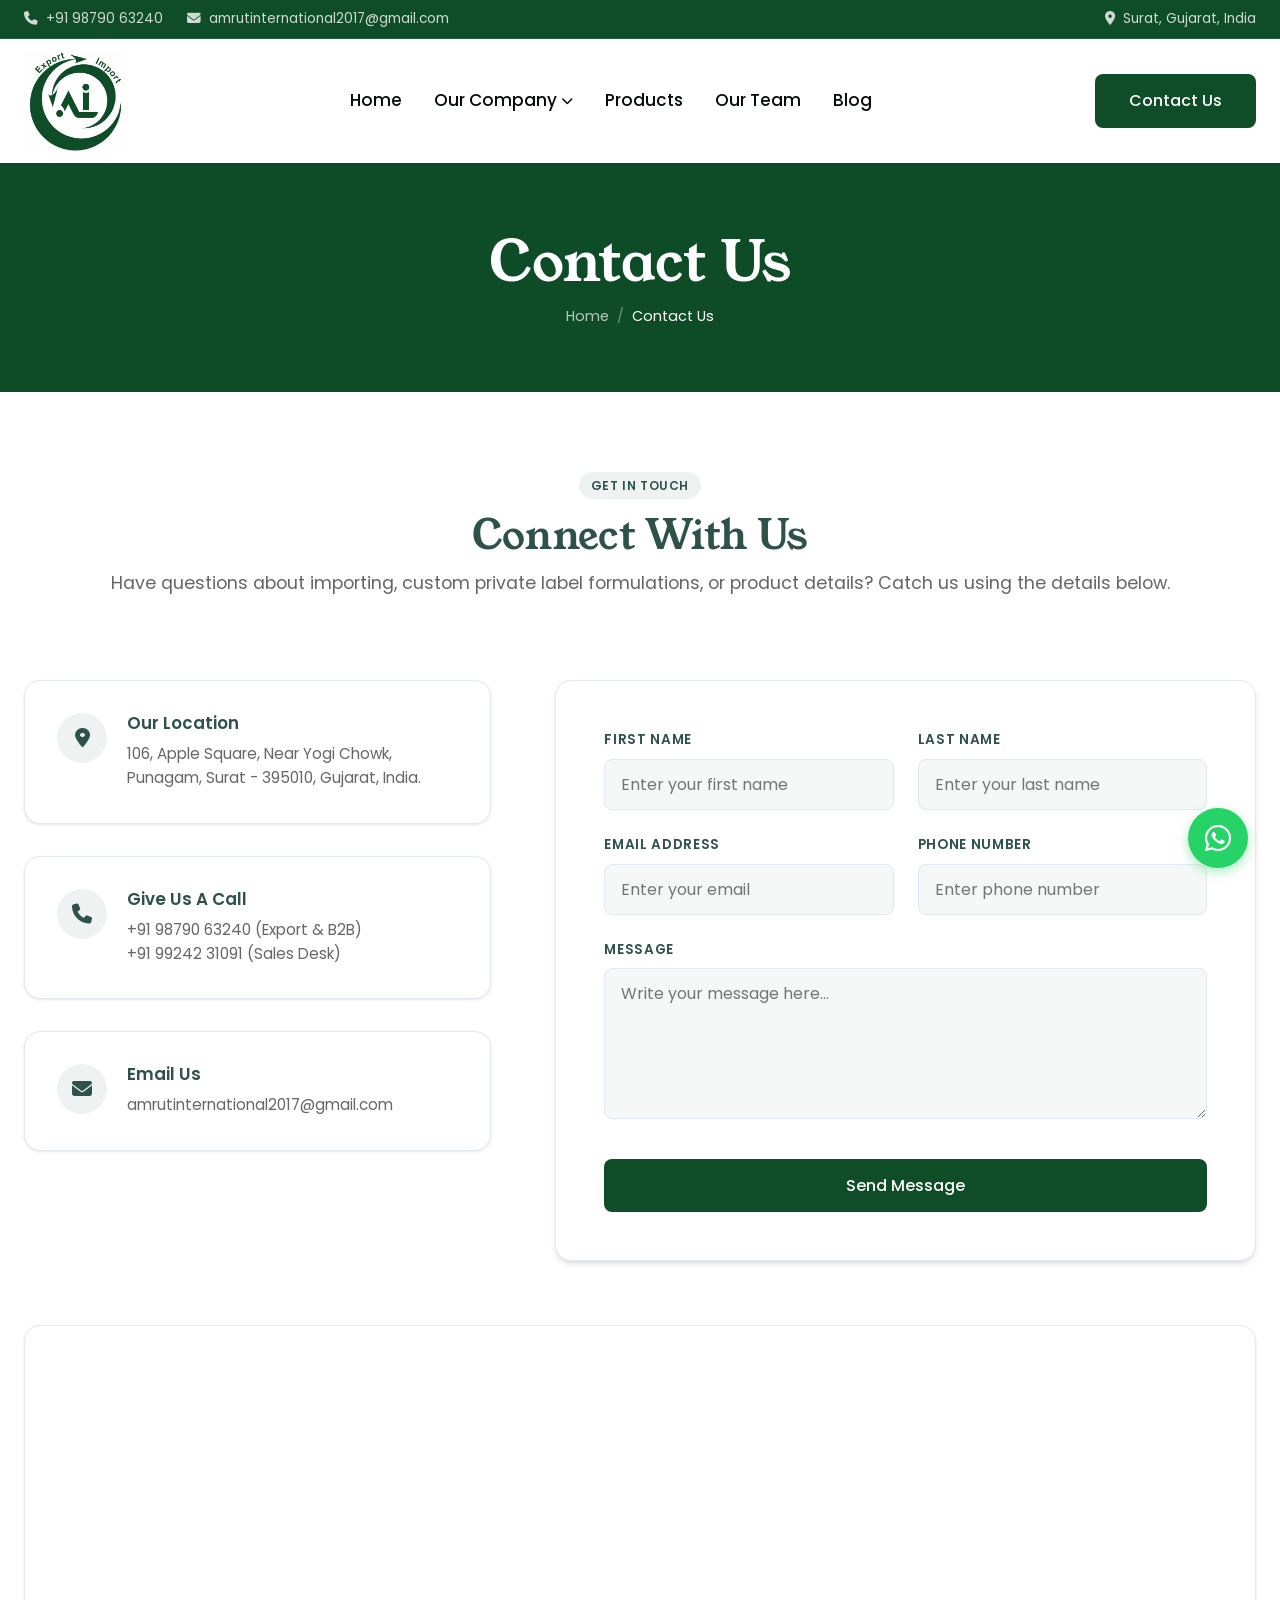
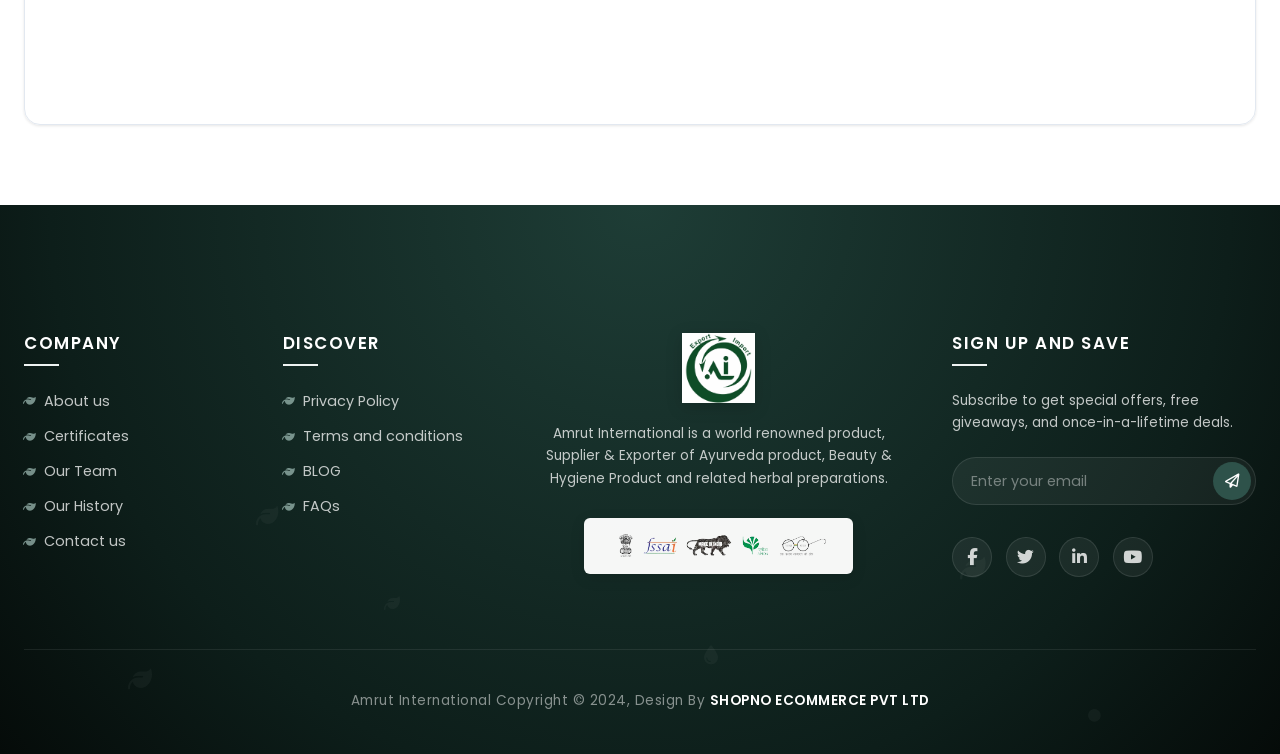
<file: contact.html>
<!DOCTYPE html>
<html lang="en">

<head>
    <title>Contact Us - Amrut International | Export & Wholesale Inquiries</title>
    <meta name="description" content="Get in touch with Amrut International for export inquiries, bulk wholesale orders, domestic distributorship, or private labeling queries. Phone: +91 98790 63240.">
    <meta name="keywords" content="contact Amrut International, export inquiry Surat, wholesale Ayurveda orders, distributorship request, private label contact">
    <meta name="robots" content="index, follow">
    <link rel="canonical" href="https://amrutinternational.com/contact.html">
    <meta property="og:locale" content="en_US">
    <meta property="og:type" content="website">
    <meta property="og:title" content="Contact Us - Amrut International | Export & Wholesale Inquiries">
    <meta property="og:description" content="Get in touch with Amrut International for export inquiries, bulk wholesale orders, domestic distributorship, or private labeling queries. Phone: +91 98790 63240.">
    <meta property="og:url" content="https://amrutinternational.com/contact.html">
    <meta property="og:site_name" content="Amrut International">
    <meta property="og:image" content="https://amrutinternational.com/assets/images/logo.png">
    <meta property="og:image:width" content="1200">
    <meta property="og:image:height" content="630">
    <meta property="og:image:type" content="image/png">
    <meta name="twitter:card" content="summary_large_image">
    <meta name="twitter:title" content="Contact Us - Amrut International | Export & Wholesale Inquiries">
    <meta name="twitter:description" content="Get in touch with Amrut International for export inquiries, bulk wholesale orders, domestic distributorship, or private labeling queries. Phone: +91 98790 63240.">
    <meta name="twitter:image" content="https://amrutinternational.com/assets/images/logo.png">
    <!-- Standard Favicon -->
<link rel="icon" type="image/png" sizes="32x32" href="assets/images/logo.png">

<!-- Apple Touch Icon (iOS માટે) -->
<link rel="apple-touch-icon" sizes="180x180" href="assets/images/logo.png">
    <script type="application/ld+json">
    {
      "@context": "https://schema.org",
      "@type": "ContactPage",
      "mainEntity": {
        "@type": "Organization",
        "name": "Amrut International",
        "url": "https://amrutinternational.com/"
      }
    }
    </script>
    <meta charset="UTF-8">
    <meta name="viewport" content="width=device-width, initial-scale=1.0">
    
    
    <!-- FontAwesome 6 CDN -->
    <link rel="stylesheet" href="https://cdnjs.cloudflare.com/ajax/libs/font-awesome/6.4.0/css/all.min.css">
    <!-- Main Stylesheet -->
    <link rel="stylesheet" href="assets/css/style.css">
</head>

<body>

    <!-- ==========================================
         TOP BAR
         ========================================== -->
    <div class="top-bar">
        <div class="container">
            <div class="top-bar-left">
                <a href="tel:+919879063240" class="top-bar-item"><i class="fa-solid fa-phone"></i> +91 98790 63240</a>
                <a href="mailto:amrutinternational2017@gmail.com" class="top-bar-item"><i class="fa-solid fa-envelope"></i> amrutinternational2017@gmail.com</a>
            </div>
            <div class="top-bar-right">
                <a href="https://maps.google.com/?q=Surat,+Gujarat,+India" target="_blank" class="top-bar-item"><i class="fa-solid fa-location-dot"></i> Surat, Gujarat, India</a>
                <!-- <div class="top-bar-social">
                    <a href="#" target="_blank"><i class="fa-brands fa-facebook-f"></i></a>
                    <a href="#" target="_blank"><i class="fa-brands fa-twitter"></i></a>
                    <a href="#" target="_blank"><i class="fa-brands fa-linkedin-in"></i></a>
                    <a href="#" target="_blank"><i class="fa-brands fa-youtube"></i></a>
                </div> -->
            </div>
        </div>
    </div>

    <!-- ==========================================
         HEADER / NAVIGATION
         ========================================== -->
    <header class="header">
        <div class="container">
            <a href="index.html" class="logo">
                <img src="assets/images/logo.png" alt="Amrut International Logo" style="">
                <!-- <div style="display: flex; flex-direction: column; justify-content: center;">
                    <span
                        style="font-family: var(--font-heading); font-size: 1.6rem; color: var(--primary-color); line-height: 1;">AMRUT</span>
                    <span
                        style="font-family: var(--font-body); font-size: 0.7rem; color: var(--text-muted); letter-spacing: 2px; font-weight: 600; margin-top: 0.15rem;">INTERNATIONAL</span>
                </div> -->
            </a>

            <nav class="nav">
                <ul class="nav-list">
                    <li class="nav-item active"><a href="index.html" class="nav-link">Home</a></li>
                    <li class="nav-item">
                        <a href="#" class="nav-link">Our Company <i class="fa-solid fa-chevron-down"
                                style="font-size: 0.75rem;"></i></a>
                        <ul class="dropdown-menu">
                            <li class="dropdown-item"><a href="about-us.html">About Us</a></li>
                            <li class="dropdown-item"><a href="our-history.html">Our History</a></li>
                            <li class="dropdown-item"><a href="certificates.html">Certificates</a></li>
                            <li class="dropdown-item"><a href="faqs.html">FAQs</a></li>
                        </ul>
                    </li>
                    <li class="nav-item"><a href="products.html" class="nav-link">Products</a></li>
                    <li class="nav-item"><a href="our-team.html" class="nav-link">Our Team</a></li>
                    <li class="nav-item"><a href="blog.html" class="nav-link">Blog</a></li>
                    <!-- <li class="nav-item"><a href="contact.html" class="nav-link">Contact Us</a></li> -->
                </ul>
            </nav>
                        <div class="hero-actions">
                <a href="contact.html" class="btn btn-primary">Contact Us</a>
            </div>
            <button class="mobile-menu-btn" title="Toggle Menu"><i class="fa-solid fa-bars"></i></button>
        </div>
    </header>

    <!-- ==========================================
         BREADCRUMB HERO
         ========================================== -->
    <div class="breadcrumb-hero"
        style="background-image: url('https://images.unsplash.com/photo-1540555700478-4be289fbecef?auto=format&fit=crop&q=80&w=1200');">
        <div class="container">
            <h1>Contact Us</h1>
            <div class="breadcrumb-list">
                <span class="breadcrumb-item"><a href="index.html">Home</a></span>
                <span class="breadcrumb-separator">/</span>
                <span class="breadcrumb-item active" style="color: white;">Contact Us</span>
            </div>
        </div>
    </div>

    <!-- ==========================================
         CONTACT GRID SECTION
         ========================================== -->
    <section class="section">
        <div class="container">
            <div class="section-title text-center">
                <span class="badge">Get In Touch</span>
                <h2>Connect With Us</h2>
                <p>Have questions about importing, custom private label formulations, or product details? Catch us using
                    the details below.</p>
            </div>

            <div class="contact-grid">
                <!-- Info cards panel -->
                <div class="contact-info-panel">
                    <div class="contact-info-card">
                        <div class="contact-info-icon"><i class="fa-solid fa-location-dot"></i></div>
                        <div class="contact-info-text">
                            <h3>Our Location</h3>
                            <p><a href="https://maps.google.com/?q=106,+Apple+Square,+Nr.+Yogi+Chowk,+Punagam,+Surat+395010" target="_blank" style="color: inherit; text-decoration: none;">106, Apple Square, Near Yogi Chowk, Punagam, Surat - 395010, Gujarat, India.</a></p>
                        </div>
                    </div>

                    <div class="contact-info-card">
                        <div class="contact-info-icon"><i class="fa-solid fa-phone"></i></div>
                        <div class="contact-info-text">
                            <h3>Give Us A Call</h3>
                            <p><a href="tel:+919879063240" style="color: inherit; text-decoration: none;">+91 98790 63240</a> (Export & B2B)<br><a href="tel:+919924231091" style="color: inherit; text-decoration: none;">+91 99242 31091</a> (Sales Desk)</p>
                        </div>
                    </div>

                    <div class="contact-info-card">
                        <div class="contact-info-icon"><i class="fa-solid fa-envelope"></i></div>
                        <div class="contact-info-text">
                            <h3>Email Us</h3>
                            <p><a href="mailto:amrutinternational2017@gmail.com" style="color: inherit; text-decoration: none;">amrutinternational2017@gmail.com</a></p>
                        </div>
                    </div>
                </div>

                <!-- Contact Form Panel -->
                <div class="contact-form-panel">
                    <form action="#" id="contact-form"
                        onsubmit="alert('Thank you for contacting Amrut International. We will get back to you shortly.'); this.reset(); return false;">
                        <div class="form-row">
                            <div class="form-group">
                                <label for="contact-name" class="form-label">First Name</label>
                                <input type="text" id="contact-name" class="form-control" placeholder="Enter your first name"
                                    required>
                            </div>
                            <div class="form-group">
                                <label for="contact-name" class="form-label">Last Name</label>
                                <input type="text" id="contact-name" class="form-control" placeholder="Enter your last name"
                                    required>
                            </div>
                           
                        </div>

                        <div class="form-row">
                             <div class="form-group">
                                <label for="contact-email" class="form-label">Email Address</label>
                                <input type="email" id="contact-email" class="form-control"
                                    placeholder="Enter your email" required>
                            </div>
                            <div class="form-group">
                                <label for="contact-phone" class="form-label">Phone Number</label>
                                <input type="tel" id="contact-phone" class="form-control"
                                    placeholder="Enter phone number">
                            </div>
                            
                        </div>

                        <div class="form-group" style="margin-bottom: 2rem;">
                            <label for="contact-message" class="form-label">Message</label>
                            <textarea id="contact-message" class="form-control" rows="5"
                                placeholder="Write your message here..." required style="resize: vertical;"></textarea>
                        </div>

                        <button type="submit" class="btn btn-primary" style="width: 100%;">Send Message</button>
                    </form>
                </div>
            </div>

            <!-- Map container -->
            <div class="map-container">
                <!-- Embedded Google Map targeting Yogi Chowk Surat -->
                <iframe
                    src="https://www.google.com/maps/embed?pb=!1m18!1m12!1m3!1d3719.646197171457!2d72.88741367503672!3d21.206213080489568!2m3!1f0!2f0!3f0!3m2!1i1024!2i768!4f13.1!3m3!1m2!1s0x3be04f42eb78d91b%3A0xebe77d61b6c7ec8a!2sYogi%20Chowk%20Surat!5e0!3m2!1sen!2sin!4v1719230000000!5m2!1sen!2sin"
                    width="100%" height="100%" style="border:0;" allowfullscreen="" loading="lazy"
                    referrerpolicy="no-referrer-when-downgrade"></iframe>
            </div>
        </div>
    </section>

    <!-- ==========================================
         FOOTER SECTION
         ========================================== -->
    <footer class="footer">
        <!-- SVG Wave Divider -->
        <div class="footer-wave-wrapper">
            <svg class="footer-wave" viewBox="0 0 1440 100" preserveAspectRatio="none" xmlns="http://www.w3.org/2000/svg">
                <path class="wave-bg" d="M0,32L48,37.3C96,43,192,53,288,58.7C384,64,480,64,576,58.7C672,53,768,43,864,42.7C960,43,1056,53,1152,58.7C1248,64,1344,64,1392,64L1440,64L1440,100L1392,100C1344,100,1248,100,1152,100C1056,100,960,100,864,100C768,100,672,100,576,100C480,100,384,100,288,100C192,100,96,100,48,100L0,100Z" fill="rgba(46, 82, 74, 0.15)"></path>
                <path class="wave-fg" d="M0,64L48,64C96,64,192,64,288,58.7C384,53,480,43,576,42.7C672,43,768,53,864,58.7C960,64,1056,64,1152,58.7C1248,53,1344,43,1392,37.3L1440,32L1440,100L1392,100C1344,100,1248,100,1152,100C1056,100,960,100,864,100C768,100,672,100,576,100C480,100,384,100,288,100C192,100,96,100,48,100L0,100Z" fill="#1e3d36"></path>
            </svg>
        </div>
        <!-- Background Floating Particles -->
        <div class="footer-particles">
            <span class="particle particle-1"><i class="fa-solid fa-leaf"></i></span>
            <span class="particle particle-2"><i class="fa-solid fa-leaf"></i></span>
            <span class="particle particle-3"><i class="fa-solid fa-droplet"></i></span>
            <span class="particle particle-4"><i class="fa-solid fa-leaf"></i></span>
            <span class="particle particle-5"><i class="fa-solid fa-circle"></i></span>
            <span class="particle particle-6"><i class="fa-solid fa-leaf"></i></span>
        </div>
<div class="container">
            <div class="footer-grid">
                <!-- Column 1: Company -->
                <div class="footer-column">
                    <h3>COMPANY</h3>
                    <ul class="footer-links-list">
                        <li><a href="about-us.html">About us</a></li>
                        <li><a href="certificates.html">Certificates</a></li>
                        <li><a href="our-team.html">Our Team</a></li>
                        <li><a href="our-history.html">Our History</a></li>
                        <li><a href="contact.html">Contact us</a></li>
                    </ul>
                </div>

                <!-- Column 2: Discover -->
                <div class="footer-column">
                    <h3>DISCOVER</h3>
                    <ul class="footer-links-list">
                        <li><a href="privacy-policy.html">Privacy Policy</a></li>
                        <li><a href="terms-and-conditions.html">Terms and conditions</a></li>
                        <li><a href="blog.html">BLOG</a></li>
                        <li><a href="faqs.html">FAQs</a></li>
                    </ul>
                </div>

                <!-- Column 3: Middle Logo & Certifications -->
                <div class="footer-column footer-middle">
                    <div class="footer-logo">
                        <img src="assets/images/logo.png" alt="Amrut International Logo">
                    </div>
                    <p class="footer-desc">Amrut International is a world renowned product, Supplier & Exporter of Ayurveda product, Beauty & Hygiene Product and related herbal preparations.</p>
                    <div class="footer-certifications">
                        <img src="assets/images/certifications.png" alt="Compliance Certifications">
                    </div>
                </div>

                <!-- Column 4: Sign Up and Save -->
                <div class="footer-column">
                    <h3>SIGN UP AND SAVE</h3>
                    <p class="subscribe-text">Subscribe to get special offers, free giveaways, and once-in-a-lifetime deals.</p>
                                        <form class="subscribe-form" onsubmit="alert('Thank you for subscribing!'); this.reset(); return false;">
                        <input type="email" placeholder="Enter your email" required>
                        <button type="submit" class="subscribe-btn" aria-label="Subscribe"><i class="fa-regular fa-paper-plane"></i></button>
                    </form>
                    <div class="footer-socials">
                        <a href="https://www.facebook.com/" target="_blank" class="footer-social-icon"><i class="fa-brands fa-facebook-f"></i></a>
                        <a href="https://twitter.com/" target="_blank" class="footer-social-icon"><i class="fa-brands fa-twitter"></i></a>
                        <a href="https://www.linkedin.com/" target="_blank" class="footer-social-icon"><i class="fa-brands fa-linkedin-in"></i></a>
                        <a href="https://www.youtube.com/" target="_blank" class="footer-social-icon"><i class="fa-brands fa-youtube"></i></a>
                    </div>
                </div>
            </div>
            <div class="footer-bottom">
                <p>Amrut International Copyright &copy; 2024, Design By <a href="https://shopnoecommerce.com/" target="_blank" class="shopno-link">SHOPNO ECOMMERCE PVT LTD</a></p>
            </div>
        </div>
    </footer>

    <!-- ==========================================
         FLOATING WHATSAPP CHAT WIDGET
         ========================================== -->
    <div class="whatsapp-widget">
        <button class="whatsapp-trigger-btn" title="Chat with us on WhatsApp">
            <i class="fa-brands fa-whatsapp"></i>
        </button>
        <div class="whatsapp-box">
            <div class="whatsapp-box-header">
                <i class="fa-brands fa-whatsapp" style="font-size: 2.2rem; color: #25d366;"></i>
                <div>
                    <h3>Start a Conversation</h3>
                    <p>Typically replies in minutes</p>
                </div>
            </div>
            <div class="whatsapp-box-body">
                <a href="https://wa.me/919924231091" target="_blank" class="whatsapp-agent-card">
                    <div class="whatsapp-agent-info">
                        <div class="whatsapp-agent-avatar">TS</div>
                        <div class="whatsapp-agent-details">
                            <h4>Team Sales</h4>
                            <p>Domestic Inquiries</p>
                        </div>
                    </div>
                    <div class="whatsapp-agent-link"><i class="fa-solid fa-paper-plane"></i></div>
                </a>
                <a href="https://wa.me/919879063240" target="_blank" class="whatsapp-agent-card">
                    <div class="whatsapp-agent-info">
                        <div class="whatsapp-agent-avatar">EH</div>
                        <div class="whatsapp-agent-details">
                            <h4>Export Head</h4>
                            <p>International Business</p>
                        </div>
                    </div>
                    <div class="whatsapp-agent-link"><i class="fa-solid fa-paper-plane"></i></div>
                </a>
            </div>
        </div>
    </div>

    <!-- Main JavaScript -->
    <script src="assets/js/main.js"></script>
</body>

</html>
</file>
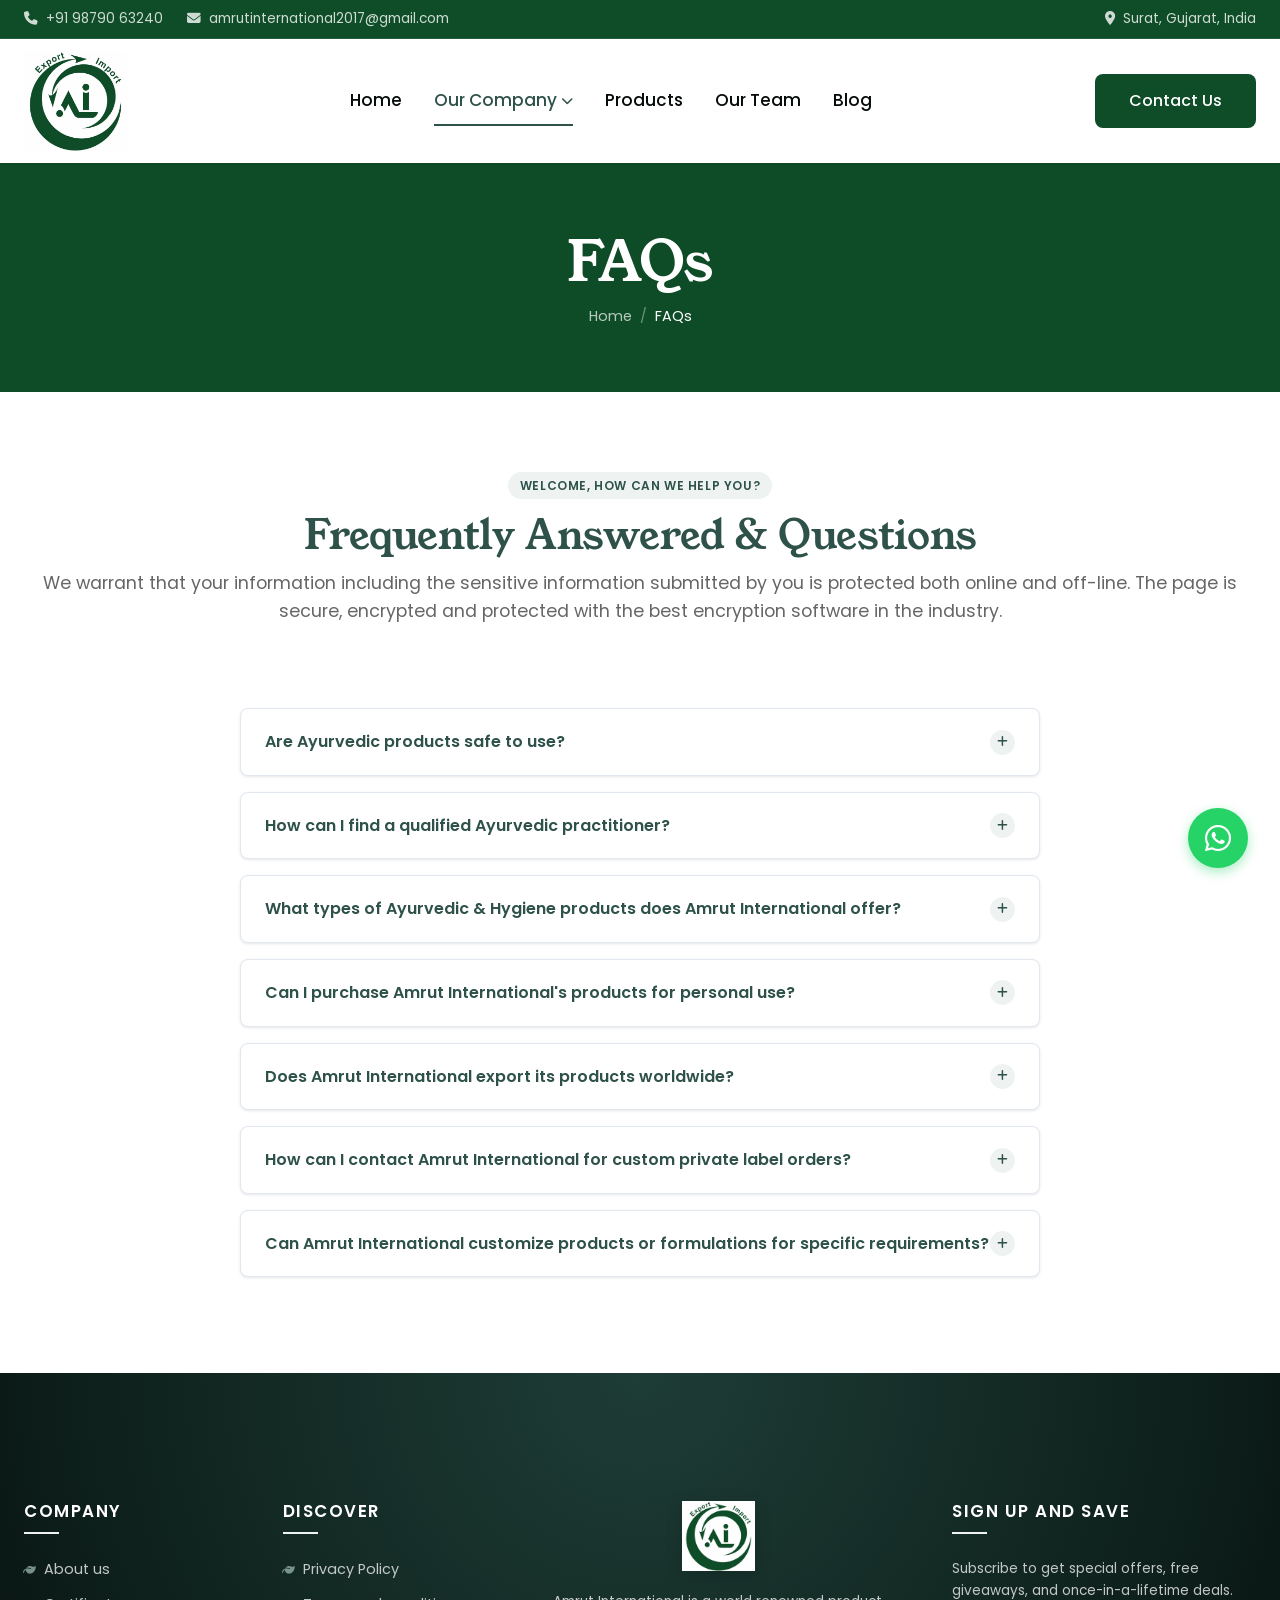
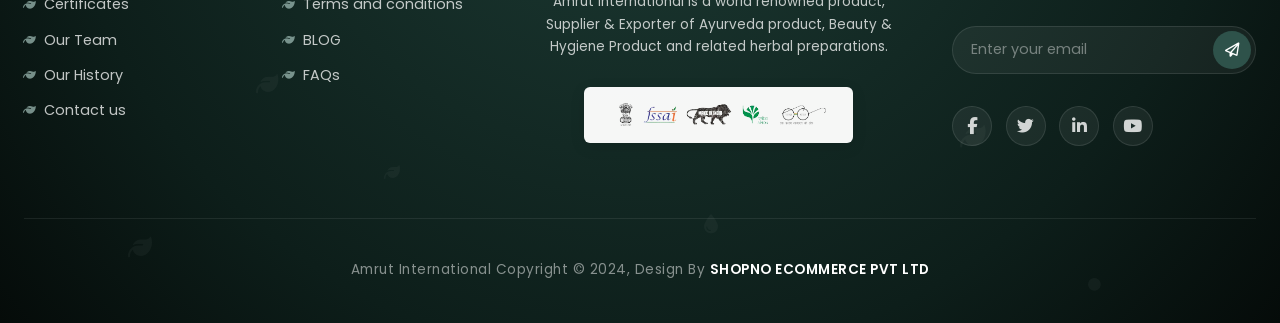
<file: faqs.html>
<!DOCTYPE html>
<html lang="en">

<head>
    <title>Frequently Asked Questions (FAQs) - Amrut International</title>
    <meta name="description" content="Got questions about our Ayurvedic products, MOQ, wholesale orders, global export shipping, or private labeling services? Find all the answers in our comprehensive FAQs.">
    <meta name="keywords" content="Amrut International FAQs, wholesale order inquiries, export shipment terms, Ayurveda Private label, MOQ cosmetics">
    <meta name="robots" content="index, follow">
    <link rel="canonical" href="https://amrutinternational.com/faqs.html">
    <meta property="og:locale" content="en_US">
    <meta property="og:type" content="website">
    <meta property="og:title" content="Frequently Asked Questions (FAQs) - Amrut International">
    <meta property="og:description" content="Got questions about our Ayurvedic products, MOQ, wholesale orders, global export shipping, or private labeling services? Find all the answers in our comprehensive FAQs.">
    <meta property="og:url" content="https://amrutinternational.com/faqs.html">
    <meta property="og:site_name" content="Amrut International">
    <meta property="og:image" content="https://amrutinternational.com/assets/images/logo.png">
    <meta property="og:image:width" content="1200">
    <meta property="og:image:height" content="630">
    <meta property="og:image:type" content="image/png">
    <meta name="twitter:card" content="summary_large_image">
    <meta name="twitter:title" content="Frequently Asked Questions (FAQs) - Amrut International">
    <meta name="twitter:description" content="Got questions about our Ayurvedic products, MOQ, wholesale orders, global export shipping, or private labeling services? Find all the answers in our comprehensive FAQs.">
    <meta name="twitter:image" content="https://amrutinternational.com/assets/images/logo.png">
    <!-- Standard Favicon -->
<link rel="icon" type="image/png" sizes="32x32" href="assets/images/logo.png">

<!-- Apple Touch Icon (iOS માટે) -->
<link rel="apple-touch-icon" sizes="180x180" href="assets/images/logo.png">
    <script type="application/ld+json">
    {
      "@context": "https://schema.org",
      "@type": "FAQPage",
      "mainEntity": [
        {
          "@type": "Question",
          "name": "What is the minimum order quantity (MOQ) for wholesale orders?",
          "acceptedAnswer": {
            "@type": "Answer",
            "text": "The minimum order quantity (MOQ) varies depending on the product category. Please contact our sales team via WhatsApp or email with your specific product interests, and we will share the respective MOQs and pricing details."
          }
        },
        {
          "@type": "Question",
          "name": "Do you provide international shipping / export services?",
          "acceptedAnswer": {
            "@type": "Answer",
            "text": "Yes, Amrut International is a registered exporter. We ship our Ayurvedic formulations, herbal cosmetics, and hygiene products globally, complying with all customs, packaging, and shipping regulations."
          }
        },
        {
          "@type": "Question",
          "name": "Are your products GMP and AYUSH certified?",
          "acceptedAnswer": {
            "@type": "Answer",
            "text": "Yes, our products are manufactured in compliance with Good Manufacturing Practices (GMP) and have necessary approvals from the Ministry of AYUSH, Government of India, ensuring absolute purity and efficacy."
          }
        }
      ]
    }
    </script>
    <meta charset="UTF-8">
    <meta name="viewport" content="width=device-width, initial-scale=1.0">
    
    
    <!-- FontAwesome 6 CDN -->
    <link rel="stylesheet" href="https://cdnjs.cloudflare.com/ajax/libs/font-awesome/6.4.0/css/all.min.css">
    <!-- Main Stylesheet -->
    <link rel="stylesheet" href="assets/css/style.css">
</head>

<body>

    <!-- ==========================================
         TOP BAR
         ========================================== -->
    <div class="top-bar">
        <div class="container">
            <div class="top-bar-left">
                <a href="tel:+919879063240" class="top-bar-item"><i class="fa-solid fa-phone"></i> +91 98790 63240</a>
                <a href="mailto:amrutinternational2017@gmail.com" class="top-bar-item"><i class="fa-solid fa-envelope"></i> amrutinternational2017@gmail.com</a>
            </div>
            <div class="top-bar-right">
                <a href="https://maps.google.com/?q=Surat,+Gujarat,+India" target="_blank" class="top-bar-item"><i class="fa-solid fa-location-dot"></i> Surat, Gujarat, India</a>
                <!-- <div class="top-bar-social">
                    <a href="#" target="_blank"><i class="fa-brands fa-facebook-f"></i></a>
                    <a href="#" target="_blank"><i class="fa-brands fa-twitter"></i></a>
                    <a href="#" target="_blank"><i class="fa-brands fa-linkedin-in"></i></a>
                    <a href="#" target="_blank"><i class="fa-brands fa-youtube"></i></a>
                </div> -->
            </div>
        </div>
    </div>

    <!-- ==========================================
         HEADER / NAVIGATION
         ========================================== -->
    <header class="header">
        <div class="container">
            <a href="index.html" class="logo">
                <img src="assets/images/logo.png" alt="Amrut International Logo" style="">
                <!-- <div style="display: flex; flex-direction: column; justify-content: center;">
                    <span
                        style="font-family: var(--font-heading); font-size: 1.6rem; color: var(--primary-color); line-height: 1;">AMRUT</span>
                    <span
                        style="font-family: var(--font-body); font-size: 0.7rem; color: var(--text-muted); letter-spacing: 2px; font-weight: 600; margin-top: 0.15rem;">INTERNATIONAL</span>
                </div> -->
            </a>

            <nav class="nav">
                <ul class="nav-list">
                    <li class="nav-item active"><a href="index.html" class="nav-link">Home</a></li>
                    <li class="nav-item">
                        <a href="#" class="nav-link">Our Company <i class="fa-solid fa-chevron-down"
                                style="font-size: 0.75rem;"></i></a>
                        <ul class="dropdown-menu">
                            <li class="dropdown-item"><a href="about-us.html">About Us</a></li>
                            <li class="dropdown-item"><a href="our-history.html">Our History</a></li>
                            <li class="dropdown-item"><a href="certificates.html">Certificates</a></li>
                            <li class="dropdown-item"><a href="faqs.html">FAQs</a></li>
                        </ul>
                    </li>
                    <li class="nav-item"><a href="products.html" class="nav-link">Products</a></li>
                    <li class="nav-item"><a href="our-team.html" class="nav-link">Our Team</a></li>
                    <li class="nav-item"><a href="blog.html" class="nav-link">Blog</a></li>
                    <!-- <li class="nav-item"><a href="contact.html" class="nav-link">Contact Us</a></li> -->
                </ul>
            </nav>
                        <div class="hero-actions">
                <a href="contact.html" class="btn btn-primary">Contact Us</a>
            </div>
            <button class="mobile-menu-btn" title="Toggle Menu"><i class="fa-solid fa-bars"></i></button>
        </div>
    </header>

    <!-- ==========================================
         BREADCRUMB HERO
         ========================================== -->
    <div class="breadcrumb-hero"
        style="background-image: url('https://images.unsplash.com/photo-1540555700478-4be289fbecef?auto=format&fit=crop&q=80&w=1200');">
        <div class="container">
            <h1>FAQs</h1>
            <div class="breadcrumb-list">
                <span class="breadcrumb-item"><a href="index.html">Home</a></span>
                <span class="breadcrumb-separator">/</span>
                <!-- <span class="breadcrumb-item">Our Company</span>
                <span class="breadcrumb-separator">/</span> -->
                <span class="breadcrumb-item active" style="color: white;">FAQs</span>
            </div>
        </div>
    </div>

    <!-- ==========================================
         FAQS ACCORDION SECTION
         ========================================== -->
    <section class="section">
        <div class="container">
            <div class="section-title text-center">
                <span class="badge">Welcome, how can we help you?
                </span>
                <h2>Frequently Answered & Questions</h2>
                <p>We warrant that your information including the sensitive information submitted by you is protected
                    both online and off-line. The page is secure, encrypted and protected with the best encryption
                    software in the industry.

                </p>
            </div>

            <div class="faqs-container">
                <!-- FAQ 1 -->
                <div class="faq-card">
                    <div class="faq-header">
                        <span>Are Ayurvedic products safe to use?</span>
                        <div class="faq-icon"><i class="fa-solid fa-plus"></i></div>
                    </div>
                    <div class="faq-body">
                        <div class="faq-content">
                            <p>Ayurvedic products can be safe when manufactured by reputable companies and used as
                                directed. However, it’s important to be cautious and ensure that the products you
                                purchase are from trusted sources and comply with quality and safety standards.</p>
                        </div>
                    </div>
                </div>

                <!-- FAQ 2 -->
                <div class="faq-card">
                    <div class="faq-header">
                        <span>How can I find a qualified Ayurvedic practitioner?</span>
                        <div class="faq-icon"><i class="fa-solid fa-plus"></i></div>
                    </div>
                    <div class="faq-body">
                        <div class="faq-content">
                            <p>To find a qualified Ayurvedic practitioner, look for professionals who have completed
                                formal Ayurvedic education and are registered with reputable Ayurvedic associations or
                                organizations. Seek recommendations from trusted sources, such as friends, family, or
                                healthcare providers.

                            </p>
                        </div>
                    </div>
                </div>

                <!-- FAQ 3 -->
                <div class="faq-card">
                    <div class="faq-header">
                        <span>What types of Ayurvedic & Hygiene products does Amrut International offer?</span>
                        <div class="faq-icon"><i class="fa-solid fa-plus"></i></div>
                    </div>
                    <div class="faq-body">
                        <div class="faq-content">
                            <p>Amrut International offers a wide range of Ayurvedic products, including herbal
                                preparations, beauty products, and hygiene products. These may include herbal
                                supplements, oils, creams, lotions, soaps, shampoos, and more.

                            </p>
                            <!-- <ul style="padding-left: 1.5rem; margin-top: 0.5rem; list-style-type: disc;">
                                <li>Health & Nutraceuticals (Moringa extracts, Tulsi drops, Whey protein)</li>
                                <li>Herbal Cosmetics (Onion Shampoos, Hair Oils, Keratin range, Hair serums, Beard oils)
                                </li>
                                <li>Sanitary Pads (Premium cotton napkins with Anion chips)</li>
                                <li>Surgical Products (Sanitizers, 3-ply surgical masks)</li>
                                <li>Water Care (Amrut-jal Alkaline Water Ionizers)</li>
                            </ul> -->
                        </div>
                    </div>
                </div>

                <!-- FAQ 4 -->
                <div class="faq-card">
                    <div class="faq-header">
                        <span>Can I purchase Amrut International's products for personal use?</span>
                        <div class="faq-icon"><i class="fa-solid fa-plus"></i></div>
                    </div>
                    <div class="faq-body">
                        <div class="faq-content">
                            <p>Amrut International primarily operates as a supplier and exporter of Ayurvedic products.
                                However, they may also offer options for individuals to purchase their products directly
                                for personal use. It’s advisable to contact Amrut International or visit their website
                                for more information on purchasing options.

                            </p>
                        </div>
                    </div>
                </div>

                <!-- FAQ 5 -->
                <div class="faq-card">
                    <div class="faq-header">
                        <span>Does Amrut International export its products worldwide?</span>
                        <div class="faq-icon"><i class="fa-solid fa-plus"></i></div>
                    </div>
                    <div class="faq-body">
                        <div class="faq-content">
                            <p>Yes, Amrut International is known as a supplier and exporter of Ayurvedic products on a
                                global scale. They likely have distribution networks and shipping capabilities to export
                                their products to various countries around the world.

                            </p>
                        </div>
                    </div>
                </div>

                <!-- FAQ 6 -->
                <div class="faq-card">
                    <div class="faq-header">
                        <span>How can I contact Amrut International for custom private label orders?</span>
                        <div class="faq-icon"><i class="fa-solid fa-plus"></i></div>
                    </div>
                    <div class="faq-body">
                        <div class="faq-content">
                            <p>To inquire about products or place orders, you can contact Amrut International through
                                their official website or by reaching out to their customer service department via
                                email, phone, or other available communication channels. Their website or online
                                platforms may provide the necessary contact information.

                            </p>
                        </div>
                    </div>
                </div>
                <!-- FAQ 7 -->
                <div class="faq-card">
                    <div class="faq-header">
                        <span>Can Amrut International customize products or formulations for specific requirements?
                        </span>
                        <div class="faq-icon"><i class="fa-solid fa-plus"></i></div>
                    </div>
                    <div class="faq-body">
                        <div class="faq-content">
                            <p>Depending on their capabilities and policies, Amrut International may offer customization
                                options for products or formulations to meet specific requirements. It’s best to contact
                                them directly to discuss any customization needs you may have.



                            </p>
                        </div>
                    </div>
                </div>
            </div>
        </div>
    </section>

    <!-- ==========================================
         FOOTER SECTION
         ========================================== -->
    <footer class="footer">
        <!-- SVG Wave Divider -->
        <div class="footer-wave-wrapper">
            <svg class="footer-wave" viewBox="0 0 1440 100" preserveAspectRatio="none" xmlns="http://www.w3.org/2000/svg">
                <path class="wave-bg" d="M0,32L48,37.3C96,43,192,53,288,58.7C384,64,480,64,576,58.7C672,53,768,43,864,42.7C960,43,1056,53,1152,58.7C1248,64,1344,64,1392,64L1440,64L1440,100L1392,100C1344,100,1248,100,1152,100C1056,100,960,100,864,100C768,100,672,100,576,100C480,100,384,100,288,100C192,100,96,100,48,100L0,100Z" fill="rgba(46, 82, 74, 0.15)"></path>
                <path class="wave-fg" d="M0,64L48,64C96,64,192,64,288,58.7C384,53,480,43,576,42.7C672,43,768,53,864,58.7C960,64,1056,64,1152,58.7C1248,53,1344,43,1392,37.3L1440,32L1440,100L1392,100C1344,100,1248,100,1152,100C1056,100,960,100,864,100C768,100,672,100,576,100C480,100,384,100,288,100C192,100,96,100,48,100L0,100Z" fill="#1e3d36"></path>
            </svg>
        </div>
        <!-- Background Floating Particles -->
        <div class="footer-particles">
            <span class="particle particle-1"><i class="fa-solid fa-leaf"></i></span>
            <span class="particle particle-2"><i class="fa-solid fa-leaf"></i></span>
            <span class="particle particle-3"><i class="fa-solid fa-droplet"></i></span>
            <span class="particle particle-4"><i class="fa-solid fa-leaf"></i></span>
            <span class="particle particle-5"><i class="fa-solid fa-circle"></i></span>
            <span class="particle particle-6"><i class="fa-solid fa-leaf"></i></span>
        </div>
<div class="container">
            <div class="footer-grid">
                <!-- Column 1: Company -->
                <div class="footer-column">
                    <h3>COMPANY</h3>
                    <ul class="footer-links-list">
                        <li><a href="about-us.html">About us</a></li>
                        <li><a href="certificates.html">Certificates</a></li>
                        <li><a href="our-team.html">Our Team</a></li>
                        <li><a href="our-history.html">Our History</a></li>
                        <li><a href="contact.html">Contact us</a></li>
                    </ul>
                </div>

                <!-- Column 2: Discover -->
                <div class="footer-column">
                    <h3>DISCOVER</h3>
                    <ul class="footer-links-list">
                        <li><a href="privacy-policy.html">Privacy Policy</a></li>
                        <li><a href="terms-and-conditions.html">Terms and conditions</a></li>
                        <li><a href="blog.html">BLOG</a></li>
                        <li><a href="faqs.html">FAQs</a></li>
                    </ul>
                </div>

                <!-- Column 3: Middle Logo & Certifications -->
                <div class="footer-column footer-middle">
                    <div class="footer-logo">
                        <img src="assets/images/logo.png" alt="Amrut International Logo">
                    </div>
                    <p class="footer-desc">Amrut International is a world renowned product, Supplier & Exporter of Ayurveda product, Beauty & Hygiene Product and related herbal preparations.</p>
                    <div class="footer-certifications">
                        <img src="assets/images/certifications.png" alt="Compliance Certifications">
                    </div>
                </div>

                <!-- Column 4: Sign Up and Save -->
                <div class="footer-column">
                    <h3>SIGN UP AND SAVE</h3>
                    <p class="subscribe-text">Subscribe to get special offers, free giveaways, and once-in-a-lifetime deals.</p>
                                        <form class="subscribe-form" onsubmit="alert('Thank you for subscribing!'); this.reset(); return false;">
                        <input type="email" placeholder="Enter your email" required>
                        <button type="submit" class="subscribe-btn" aria-label="Subscribe"><i class="fa-regular fa-paper-plane"></i></button>
                    </form>
                    <div class="footer-socials">
                        <a href="https://www.facebook.com/" target="_blank" class="footer-social-icon"><i class="fa-brands fa-facebook-f"></i></a>
                        <a href="https://twitter.com/" target="_blank" class="footer-social-icon"><i class="fa-brands fa-twitter"></i></a>
                        <a href="https://www.linkedin.com/" target="_blank" class="footer-social-icon"><i class="fa-brands fa-linkedin-in"></i></a>
                        <a href="https://www.youtube.com/" target="_blank" class="footer-social-icon"><i class="fa-brands fa-youtube"></i></a>
                    </div>
                </div>
            </div>
            <div class="footer-bottom">
                <p>Amrut International Copyright &copy; 2024, Design By <a href="https://shopnoecommerce.com/" target="_blank" class="shopno-link">SHOPNO ECOMMERCE PVT LTD</a></p>
            </div>
        </div>
    </footer>

    <!-- ==========================================
         FLOATING WHATSAPP CHAT WIDGET
         ========================================== -->
    <div class="whatsapp-widget">
        <button class="whatsapp-trigger-btn" title="Chat with us on WhatsApp">
            <i class="fa-brands fa-whatsapp"></i>
        </button>
        <div class="whatsapp-box">
            <div class="whatsapp-box-header">
                <i class="fa-brands fa-whatsapp" style="font-size: 2.2rem; color: #25d366;"></i>
                <div>
                    <h3>Start a Conversation</h3>
                    <p>Typically replies in minutes</p>
                </div>
            </div>
            <div class="whatsapp-box-body">
                <a href="https://wa.me/919924231091" target="_blank" class="whatsapp-agent-card">
                    <div class="whatsapp-agent-info">
                        <div class="whatsapp-agent-avatar">TS</div>
                        <div class="whatsapp-agent-details">
                            <h4>Team Sales</h4>
                            <p>Domestic Inquiries</p>
                        </div>
                    </div>
                    <div class="whatsapp-agent-link"><i class="fa-solid fa-paper-plane"></i></div>
                </a>
                <a href="https://wa.me/919879063240" target="_blank" class="whatsapp-agent-card">
                    <div class="whatsapp-agent-info">
                        <div class="whatsapp-agent-avatar">EH</div>
                        <div class="whatsapp-agent-details">
                            <h4>Export Head</h4>
                            <p>International Business</p>
                        </div>
                    </div>
                    <div class="whatsapp-agent-link"><i class="fa-solid fa-paper-plane"></i></div>
                </a>
            </div>
        </div>
    </div>

    <!-- Main JavaScript -->
    <script src="assets/js/main.js"></script>
    <script>
        document.addEventListener('DOMContentLoaded', function() {
            // ==========================================
            // FAQS ACCORDION
            // ==========================================
            const faqCards = document.querySelectorAll('.faq-card');
            faqCards.forEach(card => {
                const header = card.querySelector('.faq-header');
                const body = card.querySelector('.faq-body');
                
                if (header && body) {
                    header.addEventListener('click', function() {
                        const isActive = card.classList.contains('active');
                        
                        // Close all other FAQs
                        faqCards.forEach(otherCard => {
                            if (otherCard !== card) {
                                otherCard.classList.remove('active');
                                otherCard.querySelector('.faq-body').style.maxHeight = null;
                            }
                        });
                        
                        // Toggle current FAQ
                        if (isActive) {
                            card.classList.remove('active');
                            body.style.maxHeight = null;
                        } else {
                            card.classList.add('active');
                            body.style.maxHeight = body.scrollHeight + "px";
                        }
                    });
                }
            });
        });
    </script>
</body>

</html>
</file>
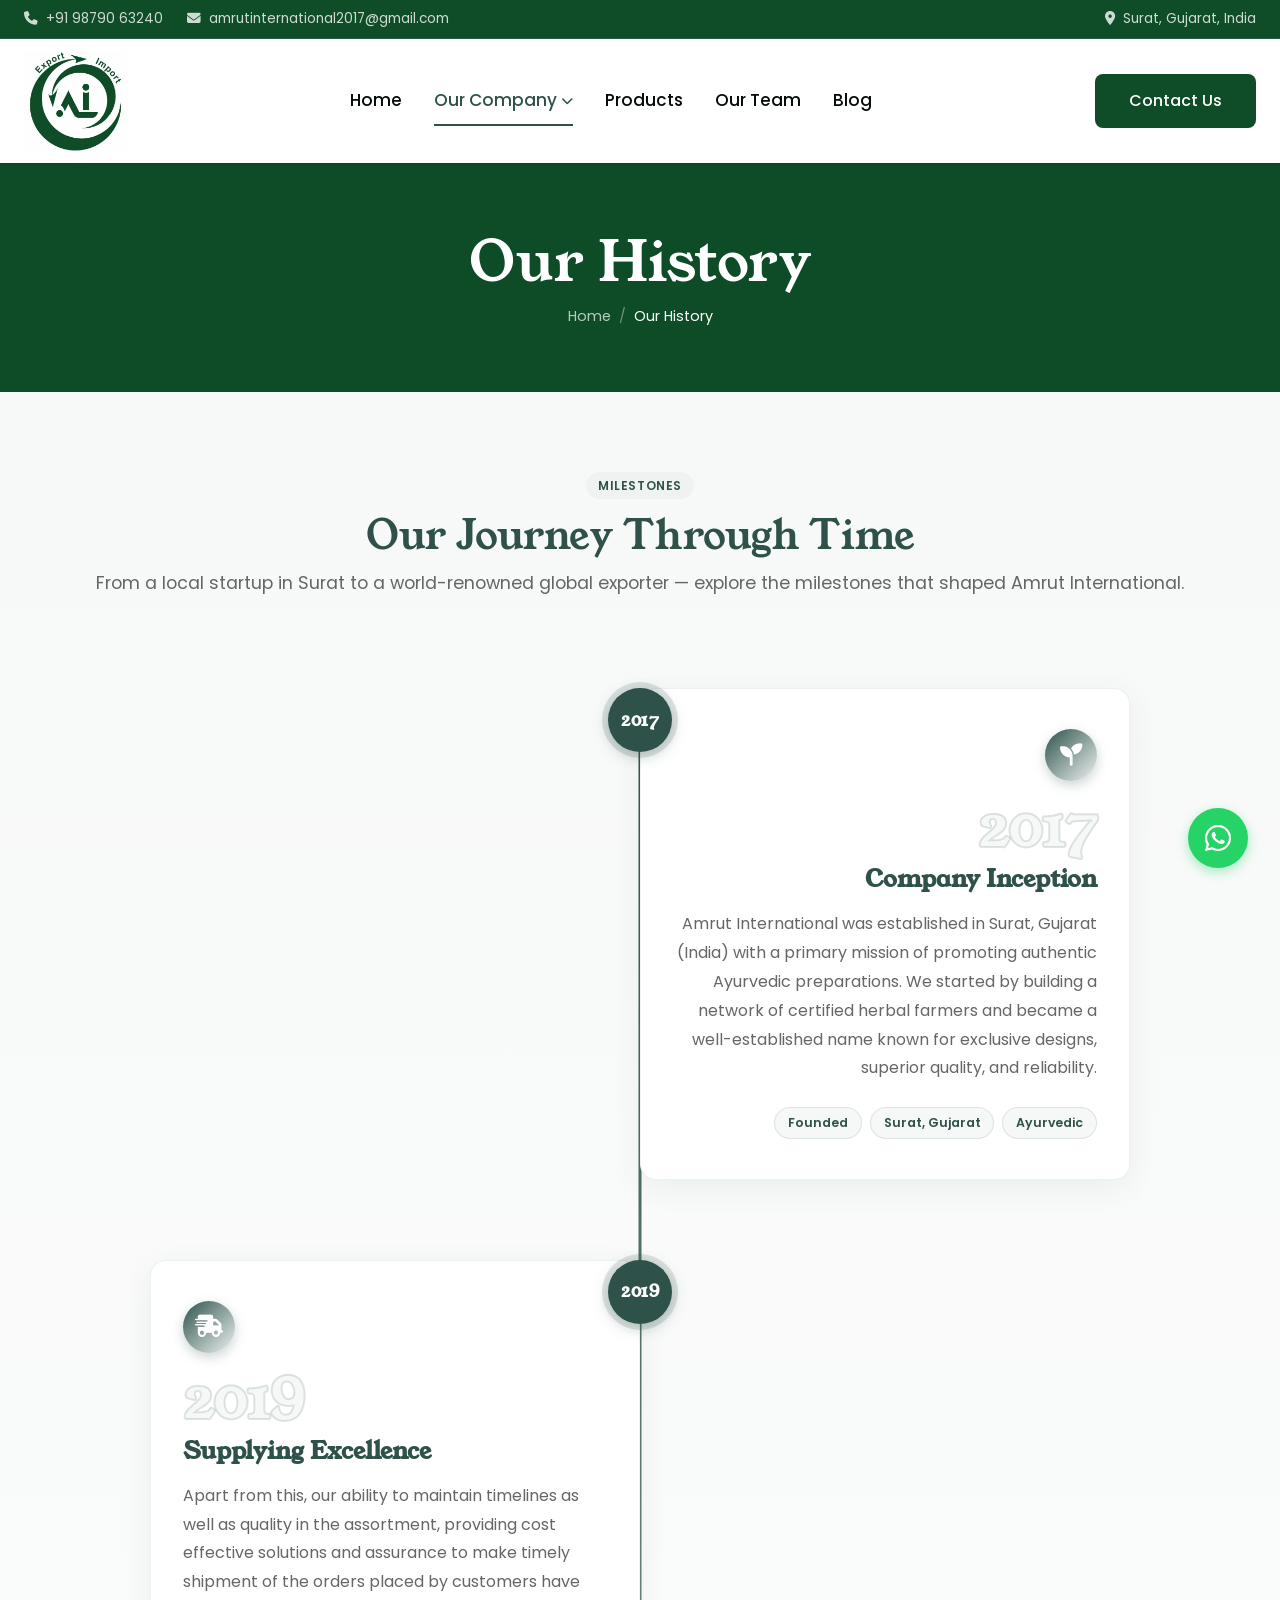
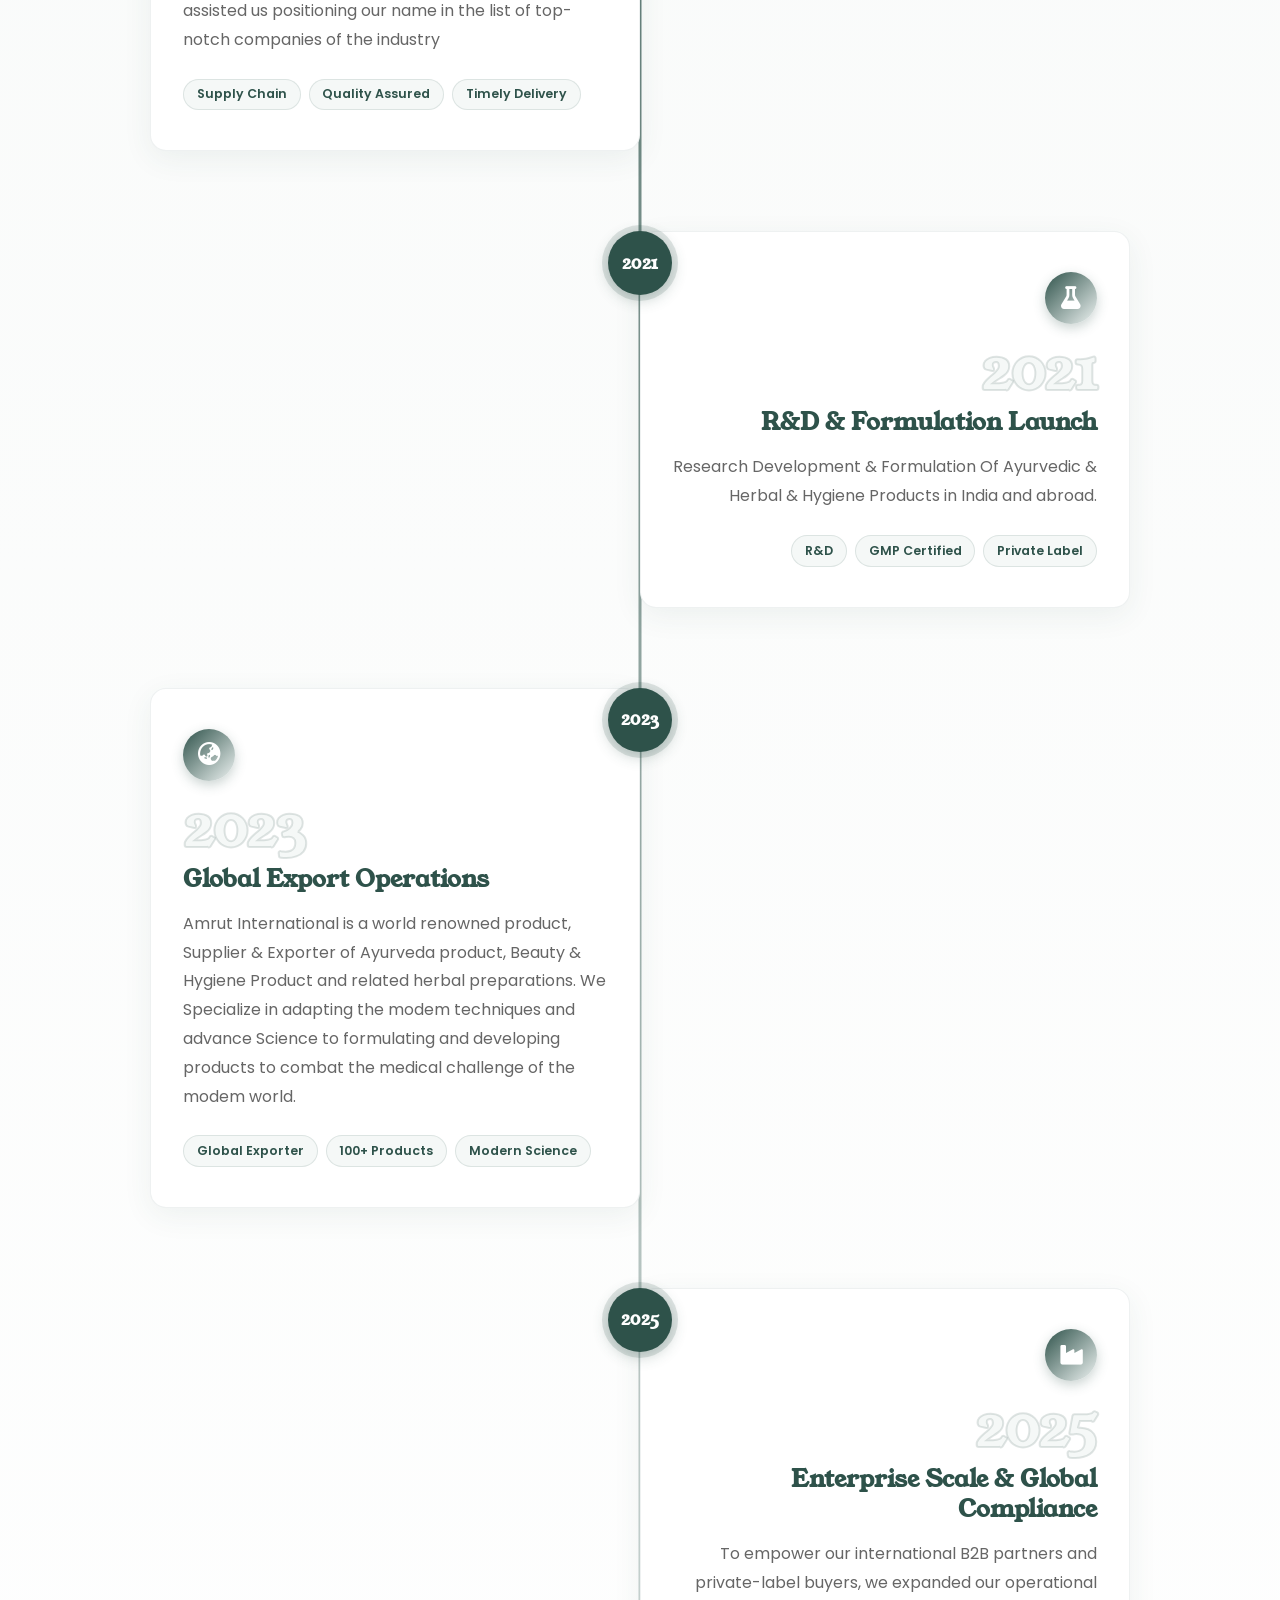
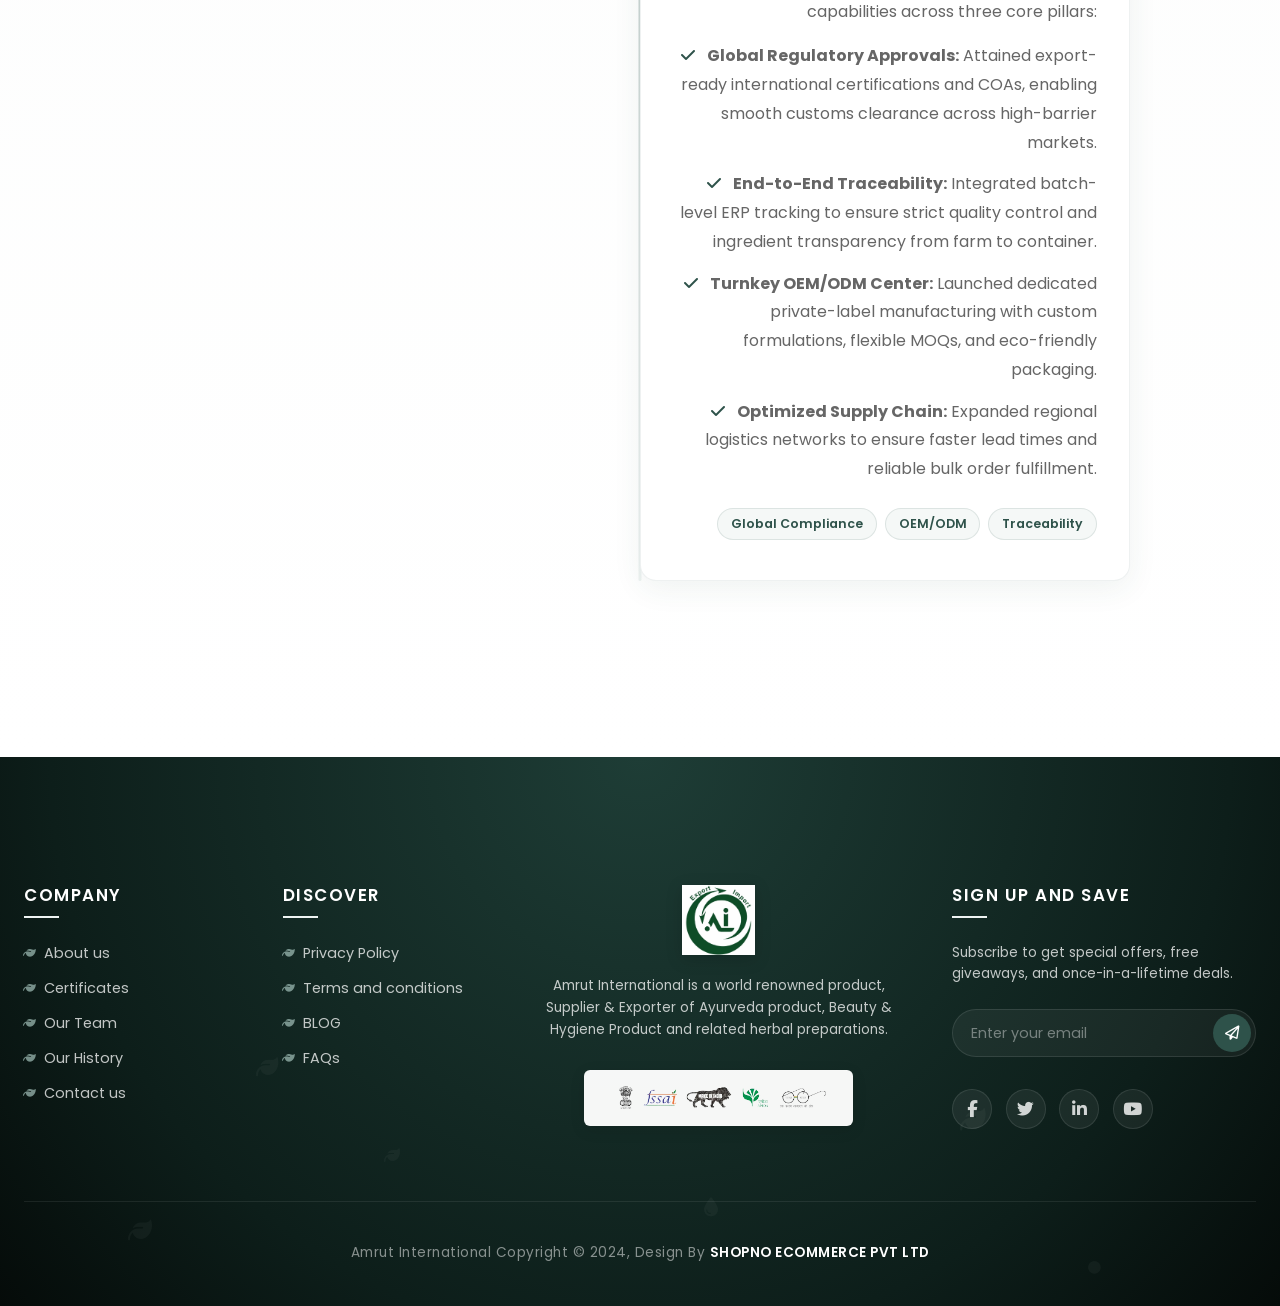
<file: our-history.html>
<!DOCTYPE html>
<html lang="en">

<head>
    <title>Our History & Journey - Amrut International</title>
    <meta name="description" content="Discover the timeline and milestone events of Amrut International. From our humble beginnings in 2017 to becoming a trusted brand name in Ayurveda, cosmetics, and hygiene products exporter.">
    <meta name="keywords" content="Amrut International history, company milestones, Ayurvedic brand evolution, export growth timeline, business legacy Surat">
    <meta name="robots" content="index, follow">
    <link rel="canonical" href="https://amrutinternational.com/our-history.html">
    <meta property="og:locale" content="en_US">
    <meta property="og:type" content="website">
    <meta property="og:title" content="Our History & Journey - Amrut International">
    <meta property="og:description" content="Discover the timeline and milestone events of Amrut International. From our humble beginnings in 2017 to becoming a trusted brand name in Ayurveda, cosmetics, and hygiene products exporter.">
    <meta property="og:url" content="https://amrutinternational.com/our-history.html">
    <meta property="og:site_name" content="Amrut International">
    <meta property="og:image" content="https://amrutinternational.com/assets/images/logo.png">
    <meta property="og:image:width" content="1200">
    <meta property="og:image:height" content="630">
    <meta property="og:image:type" content="image/png">
    <meta name="twitter:card" content="summary_large_image">
    <meta name="twitter:title" content="Our History & Journey - Amrut International">
    <meta name="twitter:description" content="Discover the timeline and milestone events of Amrut International. From our humble beginnings in 2017 to becoming a trusted brand name in Ayurveda, cosmetics, and hygiene products exporter.">
    <meta name="twitter:image" content="https://amrutinternational.com/assets/images/logo.png">
    <meta charset="UTF-8">
    <meta name="viewport" content="width=device-width, initial-scale=1.0">
    
    <!-- Standard Favicon -->
<link rel="icon" type="image/png" sizes="32x32" href="assets/images/logo.png">

<!-- Apple Touch Icon (iOS માટે) -->
<link rel="apple-touch-icon" sizes="180x180" href="assets/images/logo.png">
    <!-- FontAwesome 6 CDN -->
    <link rel="stylesheet" href="https://cdnjs.cloudflare.com/ajax/libs/font-awesome/6.4.0/css/all.min.css">
    <!-- Main Stylesheet -->
    <link rel="stylesheet" href="assets/css/style.css">
</head>

<body>

    <!-- ==========================================
         TOP BAR
         ========================================== -->
    <div class="top-bar">
        <div class="container">
            <div class="top-bar-left">
                <a href="tel:+919879063240" class="top-bar-item"><i class="fa-solid fa-phone"></i> +91 98790 63240</a>
                <a href="mailto:amrutinternational2017@gmail.com" class="top-bar-item"><i class="fa-solid fa-envelope"></i> amrutinternational2017@gmail.com</a>
            </div>
            <div class="top-bar-right">
                <a href="https://maps.google.com/?q=Surat,+Gujarat,+India" target="_blank" class="top-bar-item"><i class="fa-solid fa-location-dot"></i> Surat, Gujarat, India</a>
                <!-- <div class="top-bar-social">
                    <a href="#" target="_blank"><i class="fa-brands fa-facebook-f"></i></a>
                    <a href="#" target="_blank"><i class="fa-brands fa-twitter"></i></a>
                    <a href="#" target="_blank"><i class="fa-brands fa-linkedin-in"></i></a>
                    <a href="#" target="_blank"><i class="fa-brands fa-youtube"></i></a>
                </div> -->
            </div>
        </div>
    </div>

    <!-- ==========================================
         HEADER / NAVIGATION
         ========================================== -->
    <header class="header">
        <div class="container">
            <a href="index.html" class="logo">
                <img src="assets/images/logo.png" alt="Amrut International Logo" style="">
                <!-- <div style="display: flex; flex-direction: column; justify-content: center;">
                    <span
                        style="font-family: var(--font-heading); font-size: 1.6rem; color: var(--primary-color); line-height: 1;">AMRUT</span>
                    <span
                        style="font-family: var(--font-body); font-size: 0.7rem; color: var(--text-muted); letter-spacing: 2px; font-weight: 600; margin-top: 0.15rem;">INTERNATIONAL</span>
                </div> -->
            </a>

            <nav class="nav">
                <ul class="nav-list">
                    <li class="nav-item active"><a href="index.html" class="nav-link">Home</a></li>
                    <li class="nav-item">
                        <a href="#" class="nav-link">Our Company <i class="fa-solid fa-chevron-down"
                                style="font-size: 0.75rem;"></i></a>
                        <ul class="dropdown-menu">
                            <li class="dropdown-item"><a href="about-us.html">About Us</a></li>
                            <li class="dropdown-item"><a href="our-history.html">Our History</a></li>
                            <li class="dropdown-item"><a href="certificates.html">Certificates</a></li>
                            <li class="dropdown-item"><a href="faqs.html">FAQs</a></li>
                        </ul>
                    </li>
                    <li class="nav-item"><a href="products.html" class="nav-link">Products</a></li>
                    <li class="nav-item"><a href="our-team.html" class="nav-link">Our Team</a></li>
                    <li class="nav-item"><a href="blog.html" class="nav-link">Blog</a></li>
                    <!-- <li class="nav-item"><a href="contact.html" class="nav-link">Contact Us</a></li> -->
                </ul>
            </nav>
                        <div class="hero-actions">
                <a href="contact.html" class="btn btn-primary">Contact Us</a>
            </div>
            <button class="mobile-menu-btn" title="Toggle Menu"><i class="fa-solid fa-bars"></i></button>
        </div>
    </header>

    <!-- ==========================================
         BREADCRUMB HERO
         ========================================== -->
    <div class="breadcrumb-hero"
        style="background-image: url('https://images.unsplash.com/photo-1540555700478-4be289fbecef?auto=format&fit=crop&q=80&w=1200');">
        <div class="container">
            <h1>Our History</h1>
            <div class="breadcrumb-list">
                <span class="breadcrumb-item"><a href="index.html">Home</a></span>
                <span class="breadcrumb-separator">/</span>
                <!-- <span class="breadcrumb-item">Our Company</span>
                <span class="breadcrumb-separator">/</span> -->
                <span class="breadcrumb-item active" style="color: white;">Our History</span>
            </div>
        </div>
    </div>

    <!-- ==========================================
         TIMELINE SECTION — REDESIGNED
         ========================================== -->
    <section class="section history-section">
        <div class="container">
            <div class="section-title text-center">
                <span class="badge">Milestones</span>
                <h2>Our Journey Through Time</h2>
                <p>From a local startup in Surat to a world-renowned global exporter — explore the milestones that
                    shaped Amrut International.</p>
            </div>

            <div class="history-timeline">
                <!-- Vertical spine line -->
                <div class="history-spine"></div>

                <!-- 2017 -->
                <div class="history-item history-left">
                    <div class="history-content">
                        <div class="history-icon-wrap">
                            <i class="fa-solid fa-seedling"></i>
                        </div>
                        <div class="history-year-tag">2017</div>
                        <h3 class="history-title">Company Inception</h3>
                        <p class="history-desc">Amrut International was established in Surat, Gujarat (India) with a
                            primary mission of promoting authentic Ayurvedic preparations. We started by building a
                            network of certified herbal farmers and became a well-established name known for exclusive
                            designs, superior quality, and reliability.</p>
                        <div class="history-tags">
                            <span>Founded</span>
                            <span>Surat, Gujarat</span>
                            <span>Ayurvedic</span>
                        </div>
                    </div>
                    <div class="history-dot">
                        <span>2017</span>
                    </div>
                </div>

                <!-- 2019 -->
                <div class="history-item history-right">
                    <div class="history-dot">
                        <span>2019</span>
                    </div>
                    <div class="history-content">
                        <div class="history-icon-wrap">
                            <i class="fa-solid fa-truck-fast"></i>
                        </div>
                        <div class="history-year-tag">2019</div>
                        <h3 class="history-title">Supplying Excellence</h3>
                        <p class="history-desc">Apart from this, our ability to maintain timelines as well as quality in
                            the assortment, providing cost effective solutions and assurance to make timely shipment of
                            the orders placed by customers have assisted us positioning our name in the list of
                            top-notch companies of the industry

                        </p>
                        <div class="history-tags">
                            <span>Supply Chain</span>
                            <span>Quality Assured</span>
                            <span>Timely Delivery</span>
                        </div>
                    </div>
                </div>

                <!-- 2021 -->
                <div class="history-item history-left">
                    <div class="history-content">
                        <div class="history-icon-wrap">
                            <i class="fa-solid fa-flask"></i>
                        </div>
                        <div class="history-year-tag">2021</div>
                        <h3 class="history-title">R&amp;D &amp; Formulation Launch</h3>
                        <p class="history-desc">Research Development & Formulation Of Ayurvedic & Herbal & Hygiene
                            Products in India and abroad.

                        </p>
                        <div class="history-tags">
                            <span>R&amp;D</span>
                            <span>GMP Certified</span>
                            <span>Private Label</span>
                        </div>
                    </div>
                    <div class="history-dot">
                        <span>2021</span>
                    </div>
                </div>

                <!-- 2023 -->
                <div class="history-item history-right">
                    <div class="history-dot">
                        <span>2023</span>
                    </div>
                    <div class="history-content">
                        <div class="history-icon-wrap">
                            <i class="fa-solid fa-earth-asia"></i>
                        </div>
                        <div class="history-year-tag">2023</div>
                        <h3 class="history-title">Global Export Operations</h3>
                        <p class="history-desc">Amrut International is a world renowned product, Supplier & Exporter of
                            Ayurveda product, Beauty & Hygiene Product and related herbal preparations. We Specialize in
                            adapting the modem techniques and advance Science to formulating and developing products to
                            combat the medical challenge of the modem world.

                        </p>
                        <div class="history-tags">
                            <span>Global Exporter</span>
                            <span>100+ Products</span>
                            <span>Modern Science</span>
                        </div>
                    </div>
                </div>

                <!-- 2025 -->
                <div class="history-item history-left">
                    <div class="history-content">
                        <div class="history-icon-wrap">
                            <i class="fa-solid fa-industry"></i>
                        </div>
                        <div class="history-year-tag">2025</div>
                        <h3 class="history-title">Enterprise Scale &amp; Global Compliance</h3>
                        <p class="history-desc" style="margin-bottom: 1rem;">To empower our international B2B partners and private-label buyers, we expanded our operational capabilities across three core pillars:</p>
                        <ul style="list-style-type: none; padding-left: 0; margin-bottom: 1.5rem;" class="history-desc">
                            <li style="margin-bottom: 0.8rem;"><i class="fa-solid fa-check" style="color: var(--primary-color); margin-right: 8px;"></i> <strong>Global Regulatory Approvals:</strong> Attained export-ready international certifications and COAs, enabling smooth customs clearance across high-barrier markets.</li>
                            <li style="margin-bottom: 0.8rem;"><i class="fa-solid fa-check" style="color: var(--primary-color); margin-right: 8px;"></i> <strong>End-to-End Traceability:</strong> Integrated batch-level ERP tracking to ensure strict quality control and ingredient transparency from farm to container.</li>
                            <li style="margin-bottom: 0.8rem;"><i class="fa-solid fa-check" style="color: var(--primary-color); margin-right: 8px;"></i> <strong>Turnkey OEM/ODM Center:</strong> Launched dedicated private-label manufacturing with custom formulations, flexible MOQs, and eco-friendly packaging.</li>
                            <li style="margin-bottom: 0.8rem;"><i class="fa-solid fa-check" style="color: var(--primary-color); margin-right: 8px;"></i> <strong>Optimized Supply Chain:</strong> Expanded regional logistics networks to ensure faster lead times and reliable bulk order fulfillment.</li>
                        </ul>
                        <div class="history-tags">
                            <span>Global Compliance</span>
                            <span>OEM/ODM</span>
                            <span>Traceability</span>
                        </div>
                    </div>
                    <div class="history-dot">
                        <span>2025</span>
                    </div>
                </div>

            </div>
        </div>
    </section>

    <!-- ==========================================
         FOOTER SECTION
         ========================================== -->
    <footer class="footer">
        <!-- SVG Wave Divider -->
        <div class="footer-wave-wrapper">
            <svg class="footer-wave" viewBox="0 0 1440 100" preserveAspectRatio="none" xmlns="http://www.w3.org/2000/svg">
                <path class="wave-bg" d="M0,32L48,37.3C96,43,192,53,288,58.7C384,64,480,64,576,58.7C672,53,768,43,864,42.7C960,43,1056,53,1152,58.7C1248,64,1344,64,1392,64L1440,64L1440,100L1392,100C1344,100,1248,100,1152,100C1056,100,960,100,864,100C768,100,672,100,576,100C480,100,384,100,288,100C192,100,96,100,48,100L0,100Z" fill="rgba(46, 82, 74, 0.15)"></path>
                <path class="wave-fg" d="M0,64L48,64C96,64,192,64,288,58.7C384,53,480,43,576,42.7C672,43,768,53,864,58.7C960,64,1056,64,1152,58.7C1248,53,1344,43,1392,37.3L1440,32L1440,100L1392,100C1344,100,1248,100,1152,100C1056,100,960,100,864,100C768,100,672,100,576,100C480,100,384,100,288,100C192,100,96,100,48,100L0,100Z" fill="#1e3d36"></path>
            </svg>
        </div>
        <!-- Background Floating Particles -->
        <div class="footer-particles">
            <span class="particle particle-1"><i class="fa-solid fa-leaf"></i></span>
            <span class="particle particle-2"><i class="fa-solid fa-leaf"></i></span>
            <span class="particle particle-3"><i class="fa-solid fa-droplet"></i></span>
            <span class="particle particle-4"><i class="fa-solid fa-leaf"></i></span>
            <span class="particle particle-5"><i class="fa-solid fa-circle"></i></span>
            <span class="particle particle-6"><i class="fa-solid fa-leaf"></i></span>
        </div>
<div class="container">
            <div class="footer-grid">
                <!-- Column 1: Company -->
                <div class="footer-column">
                    <h3>COMPANY</h3>
                    <ul class="footer-links-list">
                        <li><a href="about-us.html">About us</a></li>
                        <li><a href="certificates.html">Certificates</a></li>
                        <li><a href="our-team.html">Our Team</a></li>
                        <li><a href="our-history.html">Our History</a></li>
                        <li><a href="contact.html">Contact us</a></li>
                    </ul>
                </div>

                <!-- Column 2: Discover -->
                <div class="footer-column">
                    <h3>DISCOVER</h3>
                    <ul class="footer-links-list">
                        <li><a href="privacy-policy.html">Privacy Policy</a></li>
                        <li><a href="terms-and-conditions.html">Terms and conditions</a></li>
                        <li><a href="blog.html">BLOG</a></li>
                        <li><a href="faqs.html">FAQs</a></li>
                    </ul>
                </div>

                <!-- Column 3: Middle Logo & Certifications -->
                <div class="footer-column footer-middle">
                    <div class="footer-logo">
                        <img src="assets/images/logo.png" alt="Amrut International Logo">
                    </div>
                    <p class="footer-desc">Amrut International is a world renowned product, Supplier & Exporter of Ayurveda product, Beauty & Hygiene Product and related herbal preparations.</p>
                    <div class="footer-certifications">
                        <img src="assets/images/certifications.png" alt="Compliance Certifications">
                    </div>
                </div>

                <!-- Column 4: Sign Up and Save -->
                <div class="footer-column">
                    <h3>SIGN UP AND SAVE</h3>
                    <p class="subscribe-text">Subscribe to get special offers, free giveaways, and once-in-a-lifetime deals.</p>
                                        <form class="subscribe-form" onsubmit="alert('Thank you for subscribing!'); this.reset(); return false;">
                        <input type="email" placeholder="Enter your email" required>
                        <button type="submit" class="subscribe-btn" aria-label="Subscribe"><i class="fa-regular fa-paper-plane"></i></button>
                    </form>
                    <div class="footer-socials">
                        <a href="https://www.facebook.com/" target="_blank" class="footer-social-icon"><i class="fa-brands fa-facebook-f"></i></a>
                        <a href="https://twitter.com/" target="_blank" class="footer-social-icon"><i class="fa-brands fa-twitter"></i></a>
                        <a href="https://www.linkedin.com/" target="_blank" class="footer-social-icon"><i class="fa-brands fa-linkedin-in"></i></a>
                        <a href="https://www.youtube.com/" target="_blank" class="footer-social-icon"><i class="fa-brands fa-youtube"></i></a>
                    </div>
                </div>
            </div>
            <div class="footer-bottom">
                <p>Amrut International Copyright &copy; 2024, Design By <a href="https://shopnoecommerce.com/" target="_blank" class="shopno-link">SHOPNO ECOMMERCE PVT LTD</a></p>
            </div>
        </div>
    </footer>

    <!-- ==========================================
         FLOATING WHATSAPP CHAT WIDGET
         ========================================== -->
    <div class="whatsapp-widget">
        <button class="whatsapp-trigger-btn" title="Chat with us on WhatsApp">
            <i class="fa-brands fa-whatsapp"></i>
        </button>
        <div class="whatsapp-box">
            <div class="whatsapp-box-header">
                <i class="fa-brands fa-whatsapp" style="font-size: 2.2rem; color: #25d366;"></i>
                <div>
                    <h3>Start a Conversation</h3>
                    <p>Typically replies in minutes</p>
                </div>
            </div>
            <div class="whatsapp-box-body">
                <a href="https://wa.me/919924231091" target="_blank" class="whatsapp-agent-card">
                    <div class="whatsapp-agent-info">
                        <div class="whatsapp-agent-avatar">TS</div>
                        <div class="whatsapp-agent-details">
                            <h4>Team Sales</h4>
                            <p>Domestic Inquiries</p>
                        </div>
                    </div>
                    <div class="whatsapp-agent-link"><i class="fa-solid fa-paper-plane"></i></div>
                </a>
                <a href="https://wa.me/919879063240" target="_blank" class="whatsapp-agent-card">
                    <div class="whatsapp-agent-info">
                        <div class="whatsapp-agent-avatar">EH</div>
                        <div class="whatsapp-agent-details">
                            <h4>Export Head</h4>
                            <p>International Business</p>
                        </div>
                    </div>
                    <div class="whatsapp-agent-link"><i class="fa-solid fa-paper-plane"></i></div>
                </a>
            </div>
        </div>
    </div>

    <!-- Main JavaScript -->
    <script src="assets/js/main.js"></script>
</body>

</html>
</file>
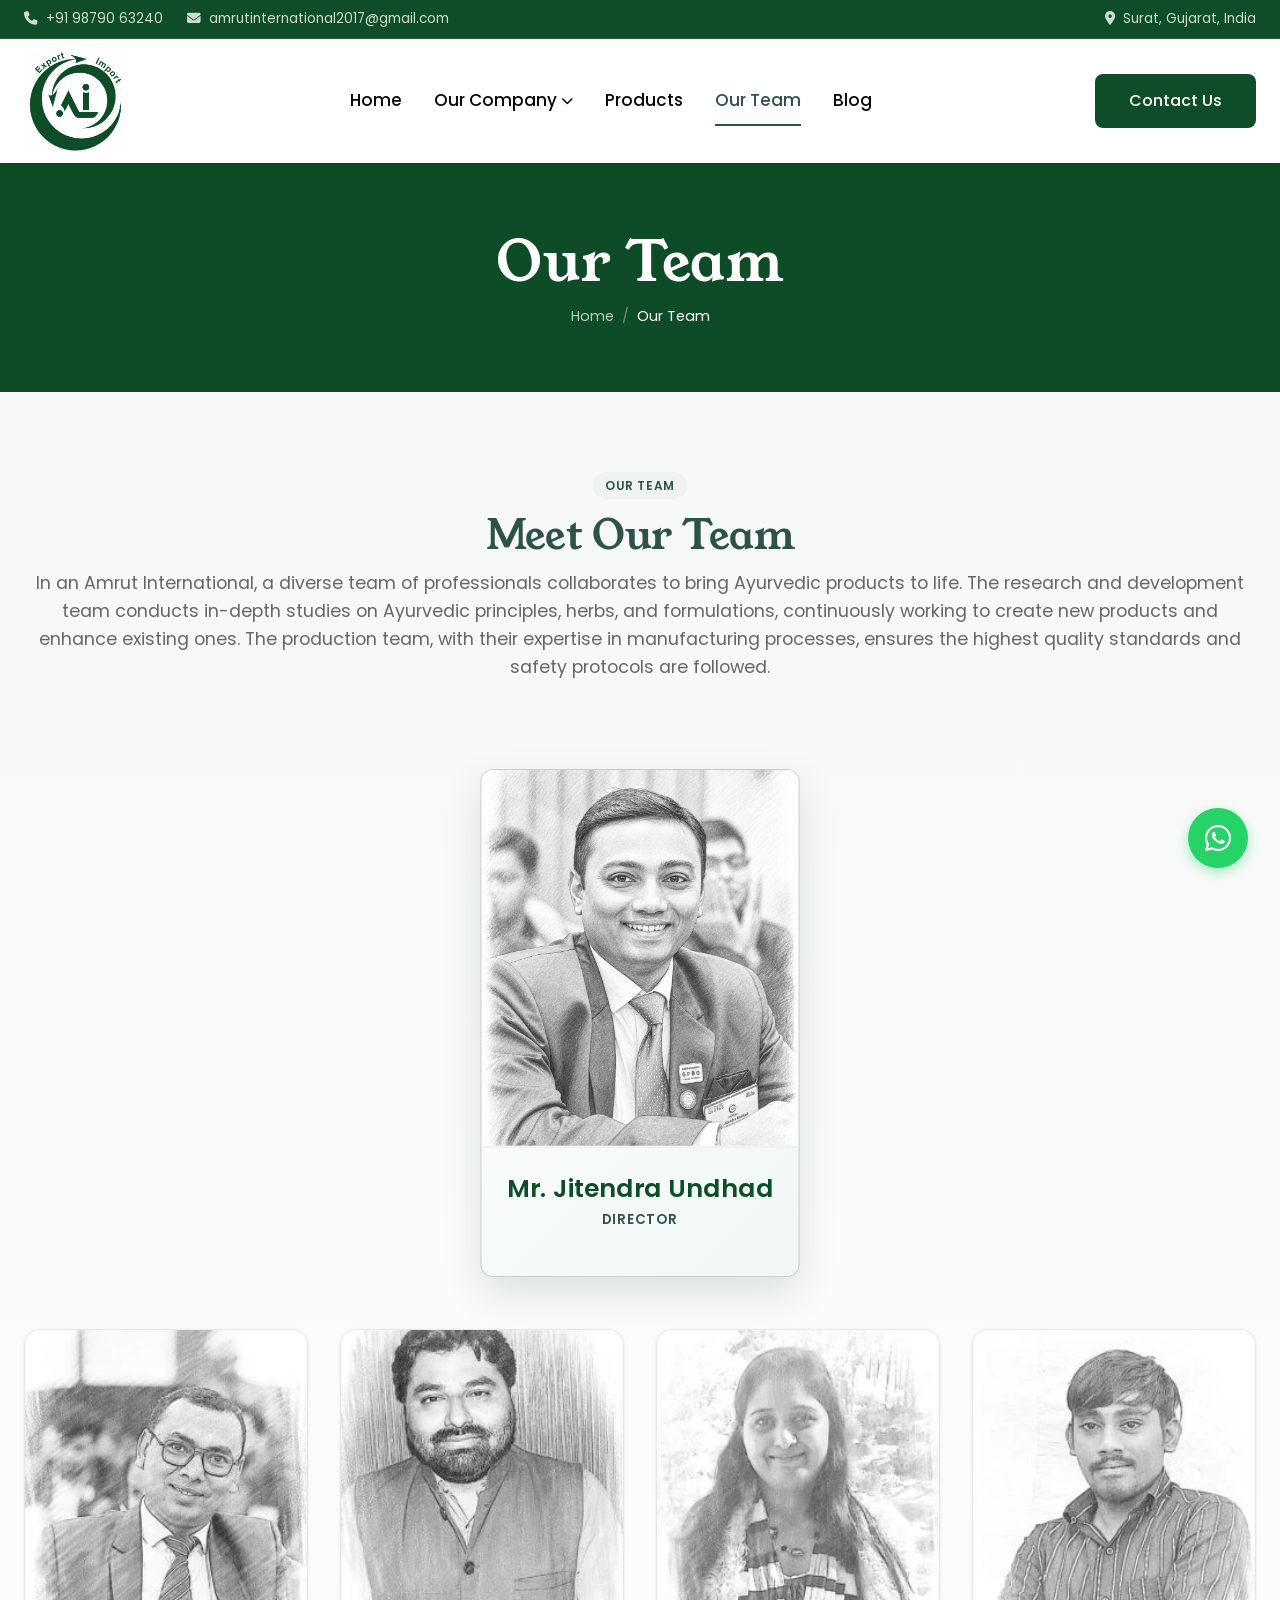
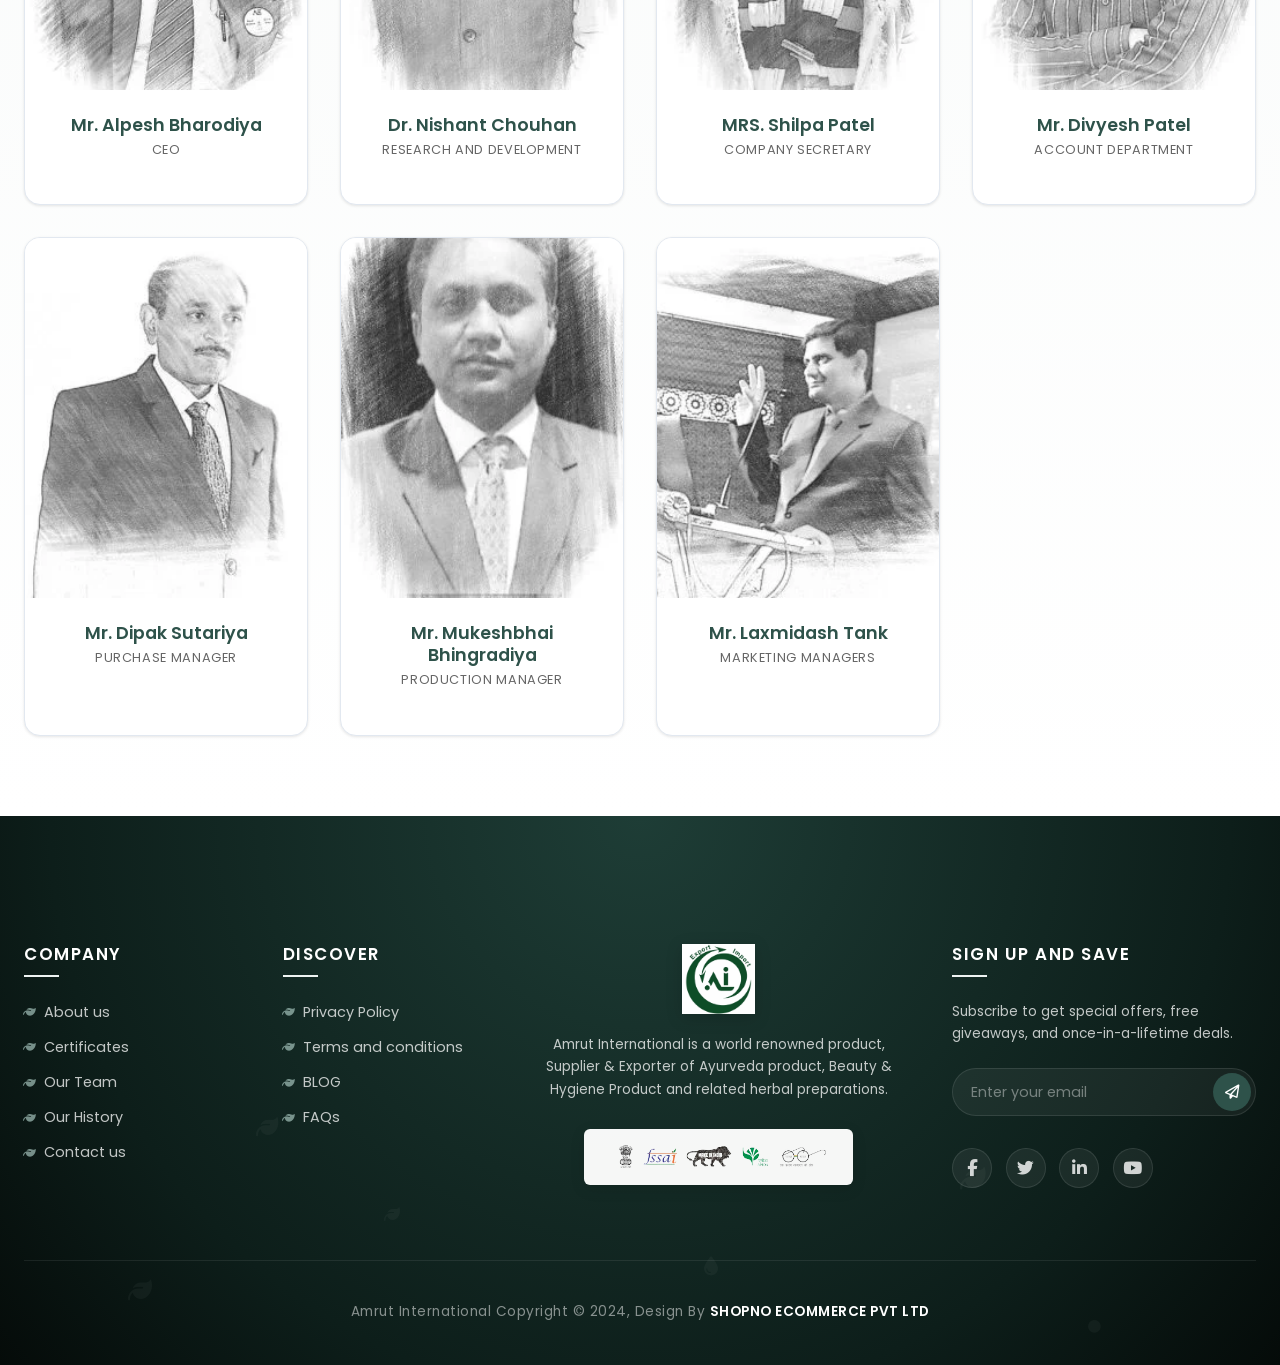
<file: our-team.html>
<!DOCTYPE html>
<html lang="en">

<head>
    <title>Meet Our Team - Amrut International | Leadership & Experts</title>
    <meta name="description"
        content="Meet the passionate team, Ayurvedic research experts, export professionals, and leaders driving Amrut International's mission to deliver wellness and hygiene products worldwide.">
    <meta name="keywords"
        content="Amrut International team, company founders, Ayurvedic researchers, export directors, company leadership Surat">
    <meta name="robots" content="index, follow">
    <link rel="canonical" href="https://amrutinternational.com/our-team.html">
    <meta property="og:locale" content="en_US">
    <meta property="og:type" content="website">
    <meta property="og:title" content="Meet Our Team - Amrut International | Leadership & Experts">
    <meta property="og:description"
        content="Meet the passionate team, Ayurvedic research experts, export professionals, and leaders driving Amrut International's mission to deliver wellness and hygiene products worldwide.">
    <meta property="og:url" content="https://amrutinternational.com/our-team.html">
    <meta property="og:site_name" content="Amrut International">
    <meta property="og:image" content="https://amrutinternational.com/assets/images/logo.png">
    <meta property="og:image:width" content="1200">
    <meta property="og:image:height" content="630">
    <meta property="og:image:type" content="image/png">
    <meta name="twitter:card" content="summary_large_image">
    <meta name="twitter:title" content="Meet Our Team - Amrut International | Leadership & Experts">
    <meta name="twitter:description"
        content="Meet the passionate team, Ayurvedic research experts, export professionals, and leaders driving Amrut International's mission to deliver wellness and hygiene products worldwide.">
    <meta name="twitter:image" content="https://amrutinternational.com/assets/images/logo.png">
    <meta charset="UTF-8">
    <meta name="viewport" content="width=device-width, initial-scale=1.0">
<!-- Standard Favicon -->
<link rel="icon" type="image/png" sizes="32x32" href="assets/images/logo.png">

<!-- Apple Touch Icon (iOS માટે) -->
<link rel="apple-touch-icon" sizes="180x180" href="assets/images/logo.png">

    <!-- FontAwesome 6 CDN -->
    <link rel="stylesheet" href="https://cdnjs.cloudflare.com/ajax/libs/font-awesome/6.4.0/css/all.min.css">
    <!-- Main Stylesheet -->
    <link rel="stylesheet" href="assets/css/style.css">
</head>

<body>

    <!-- ==========================================
         TOP BAR
         ========================================== -->
    <div class="top-bar">
        <div class="container">
            <div class="top-bar-left">
                <a href="tel:+919879063240" class="top-bar-item"><i class="fa-solid fa-phone"></i> +91 98790 63240</a>
                <a href="mailto:amrutinternational2017@gmail.com" class="top-bar-item"><i
                        class="fa-solid fa-envelope"></i> amrutinternational2017@gmail.com</a>
            </div>
            <div class="top-bar-right">
                <a href="https://maps.google.com/?q=Surat,+Gujarat,+India" target="_blank" class="top-bar-item"><i
                        class="fa-solid fa-location-dot"></i> Surat, Gujarat, India</a>
                <!-- <div class="top-bar-social">
                    <a href="#" target="_blank"><i class="fa-brands fa-facebook-f"></i></a>
                    <a href="#" target="_blank"><i class="fa-brands fa-twitter"></i></a>
                    <a href="#" target="_blank"><i class="fa-brands fa-linkedin-in"></i></a>
                    <a href="#" target="_blank"><i class="fa-brands fa-youtube"></i></a>
                </div> -->
            </div>
        </div>
    </div>

    <!-- ==========================================
         HEADER / NAVIGATION
         ========================================== -->
    <header class="header">
        <div class="container">
            <a href="index.html" class="logo">
                <img src="assets/images/logo.png" alt="Amrut International Logo" style="">
                <!-- <div style="display: flex; flex-direction: column; justify-content: center;">
                    <span
                        style="font-family: var(--font-heading); font-size: 1.6rem; color: var(--primary-color); line-height: 1;">AMRUT</span>
                    <span
                        style="font-family: var(--font-body); font-size: 0.7rem; color: var(--text-muted); letter-spacing: 2px; font-weight: 600; margin-top: 0.15rem;">INTERNATIONAL</span>
                </div> -->
            </a>

            <nav class="nav">
                <ul class="nav-list">
                    <li class="nav-item active"><a href="index.html" class="nav-link">Home</a></li>
                    <li class="nav-item">
                        <a href="#" class="nav-link">Our Company <i class="fa-solid fa-chevron-down"
                                style="font-size: 0.75rem;"></i></a>
                        <ul class="dropdown-menu">
                            <li class="dropdown-item"><a href="about-us.html">About Us</a></li>
                            <li class="dropdown-item"><a href="our-history.html">Our History</a></li>
                            <li class="dropdown-item"><a href="certificates.html">Certificates</a></li>
                            <li class="dropdown-item"><a href="faqs.html">FAQs</a></li>
                        </ul>
                    </li>
                    <li class="nav-item"><a href="products.html" class="nav-link">Products</a></li>
                    <li class="nav-item"><a href="our-team.html" class="nav-link">Our Team</a></li>
                    <li class="nav-item"><a href="blog.html" class="nav-link">Blog</a></li>
                    <!-- <li class="nav-item"><a href="contact.html" class="nav-link">Contact Us</a></li> -->
                </ul>
            </nav>
            <div class="hero-actions">
                <a href="contact.html" class="btn btn-primary">Contact Us</a>
            </div>
            <button class="mobile-menu-btn" title="Toggle Menu"><i class="fa-solid fa-bars"></i></button>
        </div>
    </header>

    <!-- ==========================================
         BREADCRUMB HERO
         ========================================== -->
    <div class="breadcrumb-hero"
        style="background-image: url('https://images.unsplash.com/photo-1540555700478-4be289fbecef?auto=format&fit=crop&q=80&w=1200');">
        <div class="container">
            <h1>Our Team</h1>
            <div class="breadcrumb-list">
                <span class="breadcrumb-item"><a href="index.html">Home</a></span>
                <span class="breadcrumb-separator">/</span>
                <span class="breadcrumb-item active" style="color: white;">Our Team</span>
            </div>
        </div>
    </div>

    <!-- ==========================================
         TEAM GRID SECTION
         ========================================== -->
    <section class="section team-section">
        <div class="container">
            <div class="section-title text-center">
                <span class="badge">Our Team</span>
                <h2>Meet Our Team</h2>
                <p>In an Amrut International, a diverse team of professionals collaborates to bring Ayurvedic products
                    to life. The research and development team conducts in-depth studies on Ayurvedic principles, herbs,
                    and formulations, continuously working to create new products and enhance existing ones. The
                    production team, with their expertise in manufacturing processes, ensures the highest quality
                    standards and safety protocols are followed.</p>
            </div>

            <style>
                .director-highlight {
                    background: linear-gradient(135deg, #ffffff 0%, #f0f7f5 100%);
                    border: 1px solid #2e524a40;
                    box-shadow: 0 15px 35px rgba(46, 82, 74, 0.15);
                    transform: scale(1.05);
                    position: relative;
                    border-radius: 12px;
                    overflow: hidden;
                    transition: all 0.3s ease;
                }

                .director-highlight:hover {
                    transform: scale(1.08);
                    box-shadow: 0 20px 40px rgba(46, 82, 74, 0.25);
                }

                .director-badge {
                    position: absolute;
                    top: 15px;
                    right: -35px;
                    background: var(--primary-color, #2E524A);
                    color: white;
                    padding: 5px 40px;
                    font-size: 0.8rem;
                    font-weight: 600;
                    transform: rotate(45deg);
                    box-shadow: 0 2px 4px rgba(0, 0, 0, 0.2);
                    z-index: 10;
                    letter-spacing: 1px;
                }

                .director-highlight .team-image-wrapper {
                    border-bottom: 2px solid var(--primary-light, #eef3f2);
                }

                .director-highlight .team-info {
                    padding: 1.5rem;
                    background: transparent;
                }

                .director-highlight .team-name {
                    font-size: 1.5rem;
                    color: var(--primary-dark, #0E4D27);
                }

                .director-highlight .team-role {
                    font-weight: 600;
                    color: var(--primary-color, #2E524A);
                }
            </style>

            <div class="director-section"
                style="display: flex; justify-content: center; margin-bottom: 4rem; padding-top: 1rem;">
                <!-- Mr. Jitendra Undhad -->
                <div class="team-card director-highlight" style="max-width: 380px;">
                    <!-- <div class="director-badge">LEADERSHIP</div> -->
                    <div class="team-image-wrapper">
                        <img src="assets/images/team/jitendra_undhad1.png" alt="Mr. Jitendra Undhad" class="team-image">
                    </div>
                    <div class="team-info">
                        <h4 class="team-name">Mr. Jitendra Undhad</h4>
                        <p class="team-role">Director</p>
                    </div>
                </div>
            </div>

            <div class="team-grid">

                <!-- Mr. Alpesh Bharodiya -->
                <div class="team-card">
                    <div class="team-image-wrapper">
                        <img src="assets/images/PhotoFunia-1682075305-rh2ci87xgux41xyvvmzo7xzlajnngc60i1o0o91jg0.webp"
                            alt="Mr. Alpesh Bharodiya" class="team-image">
                        <!-- <div class="team-socials">
                            <a href="#" class="team-social-link"><i class="fa-brands fa-facebook-f"></i></a>
                            <a href="#" class="team-social-link"><i class="fa-brands fa-linkedin-in"></i></a>
                        </div> -->
                    </div>
                    <div class="team-info">
                        <h4 class="team-name">Mr. Alpesh Bharodiya</h4>
                        <p class="team-role">CEO</p>
                    </div>
                </div>

                <!-- Dr. Nishant Chouhan -->
                <div class="team-card">
                    <div class="team-image-wrapper">
                        <img src="assets/images/PhotoFunia-1682075231-rh2ci87xgux41xyvvmzo7xzlajnngc60i1o0o91jg0.webp"
                            alt="Dr. Nishant Chouhan" class="team-image">
                        <!-- <div class="team-socials">
                            <a href="#" class="team-social-link"><i class="fa-brands fa-facebook-f"></i></a>
                            <a href="#" class="team-social-link"><i class="fa-brands fa-linkedin-in"></i></a>
                        </div> -->
                    </div>
                    <div class="team-info">
                        <h4 class="team-name">Dr. Nishant Chouhan</h4>
                        <p class="team-role">Research And Development</p>
                    </div>
                </div>


                <!-- Mr. Mukeshbhai Bhingradiya -->
                <div class="team-card">
                    <div class="team-image-wrapper">
                        <img src="assets/images/PhotoFunia-1684046522-rh2ci87xgux41xyvvmzo7xzlajnngc60i1o0o91jg0.webp"
                            alt="MRS. Shilpa Patel" class="team-image">
                        <!-- <div class="team-socials">
                            <a href="#" class="team-social-link"><i class="fa-brands fa-facebook-f"></i></a>
                            <a href="#" class="team-social-link"><i class="fa-brands fa-linkedin-in"></i></a>
                        </div> -->
                    </div>
                    <div class="team-info">
                        <h4 class="team-name">MRS. Shilpa Patel</h4>
                        <p class="team-role">Company Secretary</p>
                    </div>
                </div>

                <!-- Mr. Divyesh Patel -->
                <div class="team-card">
                    <div class="team-image-wrapper">
                        <img src="assets/images/PhotoFunia-1684046614-rh2ci87xgux41xyvvmzo7xzlajnngc60i1o0o91jg0.webp"
                            alt="Mr. Divyesh Patel" class="team-image">
                        <!-- <div class="team-socials">
                            <a href="#" class="team-social-link"><i class="fa-brands fa-facebook-f"></i></a>
                            <a href="#" class="team-social-link"><i class="fa-brands fa-linkedin-in"></i></a>
                        </div> -->
                    </div>
                    <div class="team-info">
                        <h4 class="team-name">Mr. Divyesh Patel</h4>
                        <p class="team-role">Account Department</p>
                    </div>
                </div>

                <!-- Mr. Dipak Sutariya -->
                <div class="team-card">
                    <div class="team-image-wrapper">
                        <img src="assets/images/PhotoFunia-1684046652-rh2ci87xgux41xyvvmzo7xzlajnngc60i1o0o91jg0.webp"
                            alt="Mr. Dipak Sutariya " class="team-image">
                        <!-- <div class="team-socials">
                            <a href="#" class="team-social-link"><i class="fa-brands fa-facebook-f"></i></a>
                            <a href="#" class="team-social-link"><i class="fa-brands fa-linkedin-in"></i></a>
                        </div> -->
                    </div>
                    <div class="team-info">
                        <h4 class="team-name">Mr. Dipak Sutariya</h4>
                        <p class="team-role">Purchase Manager</p>
                    </div>
                </div>

                <!-- MRS. Shilpa Patel -->
                <div class="team-card">
                    <div class="team-image-wrapper">
                        <img src="assets/images/PhotoFunia-1684046685-rh2ci87xgux41xyvvmzo7xzlajnngc60i1o0o91jg0.webp"
                            alt="Mr. Mukeshbhai Bhingradiya" class="team-image">
                        <!-- <div class="team-socials">
                            <a href="#" class="team-social-link"><i class="fa-brands fa-facebook-f"></i></a>
                            <a href="#" class="team-social-link"><i class="fa-brands fa-linkedin-in"></i></a>
                        </div> -->
                    </div>
                    <div class="team-info">
                        <h4 class="team-name">Mr. Mukeshbhai Bhingradiya
                        </h4>
                        <p class="team-role">Production Manager</p>
                    </div>
                </div>

                <!-- Mr. Laxmidash Tank -->
                <div class="team-card">
                    <div class="team-image-wrapper">
                        <img src="assets/images/PhotoFunia-1684486280-rh2ci87xgux41xyvvmzo7xzlajnngc60i1o0o91jg0.webp"
                            alt="Mr. Laxmidash Tank" class="team-image">
                        <!-- <div class="team-socials">
                            <a href="#" class="team-social-link"><i class="fa-brands fa-facebook-f"></i></a>
                            <a href="#" class="team-social-link"><i class="fa-brands fa-linkedin-in"></i></a>
                        </div> -->
                    </div>
                    <div class="team-info">
                        <h4 class="team-name">Mr. Laxmidash Tank</h4>
                        <p class="team-role">Marketing Managers</p>
                    </div>
                </div>

            </div>
        </div>
    </section>

    <!-- ==========================================
         FOOTER SECTION
         ========================================== -->


    <!-- ==========================================
         FOOTER SECTION
         ========================================== -->
    <footer class="footer">
        <!-- SVG Wave Divider -->
        <div class="footer-wave-wrapper">
            <svg class="footer-wave" viewBox="0 0 1440 100" preserveAspectRatio="none"
                xmlns="http://www.w3.org/2000/svg">
                <path class="wave-bg"
                    d="M0,32L48,37.3C96,43,192,53,288,58.7C384,64,480,64,576,58.7C672,53,768,43,864,42.7C960,43,1056,53,1152,58.7C1248,64,1344,64,1392,64L1440,64L1440,100L1392,100C1344,100,1248,100,1152,100C1056,100,960,100,864,100C768,100,672,100,576,100C480,100,384,100,288,100C192,100,96,100,48,100L0,100Z"
                    fill="rgba(46, 82, 74, 0.15)"></path>
                <path class="wave-fg"
                    d="M0,64L48,64C96,64,192,64,288,58.7C384,53,480,43,576,42.7C672,43,768,53,864,58.7C960,64,1056,64,1152,58.7C1248,53,1344,43,1392,37.3L1440,32L1440,100L1392,100C1344,100,1248,100,1152,100C1056,100,960,100,864,100C768,100,672,100,576,100C480,100,384,100,288,100C192,100,96,100,48,100L0,100Z"
                    fill="#1e3d36"></path>
            </svg>
        </div>
        <!-- Background Floating Particles -->
        <div class="footer-particles">
            <span class="particle particle-1"><i class="fa-solid fa-leaf"></i></span>
            <span class="particle particle-2"><i class="fa-solid fa-leaf"></i></span>
            <span class="particle particle-3"><i class="fa-solid fa-droplet"></i></span>
            <span class="particle particle-4"><i class="fa-solid fa-leaf"></i></span>
            <span class="particle particle-5"><i class="fa-solid fa-circle"></i></span>
            <span class="particle particle-6"><i class="fa-solid fa-leaf"></i></span>
        </div>
        <div class="container">
            <div class="footer-grid">
                <!-- Column 1: Company -->
                <div class="footer-column">
                    <h3>COMPANY</h3>
                    <ul class="footer-links-list">
                        <li><a href="about-us.html">About us</a></li>
                        <li><a href="certificates.html">Certificates</a></li>
                        <li><a href="our-team.html">Our Team</a></li>
                        <li><a href="our-history.html">Our History</a></li>
                        <li><a href="contact.html">Contact us</a></li>
                    </ul>
                </div>

                <!-- Column 2: Discover -->
                <div class="footer-column">
                    <h3>DISCOVER</h3>
                    <ul class="footer-links-list">
                        <li><a href="privacy-policy.html">Privacy Policy</a></li>
                        <li><a href="terms-and-conditions.html">Terms and conditions</a></li>
                        <li><a href="blog.html">BLOG</a></li>
                        <li><a href="faqs.html">FAQs</a></li>
                    </ul>
                </div>

                <!-- Column 3: Middle Logo & Certifications -->
                <div class="footer-column footer-middle">
                    <div class="footer-logo">
                        <img src="assets/images/logo.png" alt="Amrut International Logo">
                    </div>
                    <p class="footer-desc">Amrut International is a world renowned product, Supplier & Exporter of
                        Ayurveda product, Beauty & Hygiene Product and related herbal preparations.</p>
                    <div class="footer-certifications">
                        <img src="assets/images/certifications.png" alt="Compliance Certifications">
                    </div>
                </div>

                <!-- Column 4: Sign Up and Save -->
                <div class="footer-column">
                    <h3>SIGN UP AND SAVE</h3>
                    <p class="subscribe-text">Subscribe to get special offers, free giveaways, and once-in-a-lifetime
                        deals.</p>
                    <form class="subscribe-form"
                        onsubmit="alert('Thank you for subscribing!'); this.reset(); return false;">
                        <input type="email" placeholder="Enter your email" required>
                        <button type="submit" class="subscribe-btn" aria-label="Subscribe"><i
                                class="fa-regular fa-paper-plane"></i></button>
                    </form>
                    <div class="footer-socials">
                        <a href="https://www.facebook.com/" target="_blank" class="footer-social-icon"><i
                                class="fa-brands fa-facebook-f"></i></a>
                        <a href="https://twitter.com/" target="_blank" class="footer-social-icon"><i
                                class="fa-brands fa-twitter"></i></a>
                        <a href="https://www.linkedin.com/" target="_blank" class="footer-social-icon"><i
                                class="fa-brands fa-linkedin-in"></i></a>
                        <a href="https://www.youtube.com/" target="_blank" class="footer-social-icon"><i
                                class="fa-brands fa-youtube"></i></a>
                    </div>
                </div>
            </div>
            <div class="footer-bottom">
                <p>Amrut International Copyright &copy; 2024, Design By <a href="https://shopnoecommerce.com/"
                        target="_blank" class="shopno-link">SHOPNO ECOMMERCE PVT LTD</a></p>
            </div>
        </div>
    </footer>

    <!-- ==========================================
         FLOATING WHATSAPP CHAT WIDGET
         ========================================== -->
    <div class="whatsapp-widget">
        <button class="whatsapp-trigger-btn" title="Chat with us on WhatsApp">
            <i class="fa-brands fa-whatsapp"></i>
        </button>
        <div class="whatsapp-box">
            <div class="whatsapp-box-header">
                <i class="fa-brands fa-whatsapp" style="font-size: 2.2rem; color: #25d366;"></i>
                <div>
                    <h3>Start a Conversation</h3>
                    <p>Typically replies in minutes</p>
                </div>
            </div>
            <div class="whatsapp-box-body">
                <a href="https://wa.me/919924231091" target="_blank" class="whatsapp-agent-card">
                    <div class="whatsapp-agent-info">
                        <div class="whatsapp-agent-avatar">TS</div>
                        <div class="whatsapp-agent-details">
                            <h4>Team Sales</h4>
                            <p>Domestic Inquiries</p>
                        </div>
                    </div>
                    <div class="whatsapp-agent-link"><i class="fa-solid fa-paper-plane"></i></div>
                </a>
                <a href="https://wa.me/919879063240" target="_blank" class="whatsapp-agent-card">
                    <div class="whatsapp-agent-info">
                        <div class="whatsapp-agent-avatar">EH</div>
                        <div class="whatsapp-agent-details">
                            <h4>Export Head</h4>
                            <p>International Business</p>
                        </div>
                    </div>
                    <div class="whatsapp-agent-link"><i class="fa-solid fa-paper-plane"></i></div>
                </a>
            </div>
        </div>
    </div>

    <!-- Main JavaScript -->
    <script src="assets/js/main.js"></script>
</body>

</html>
</file>
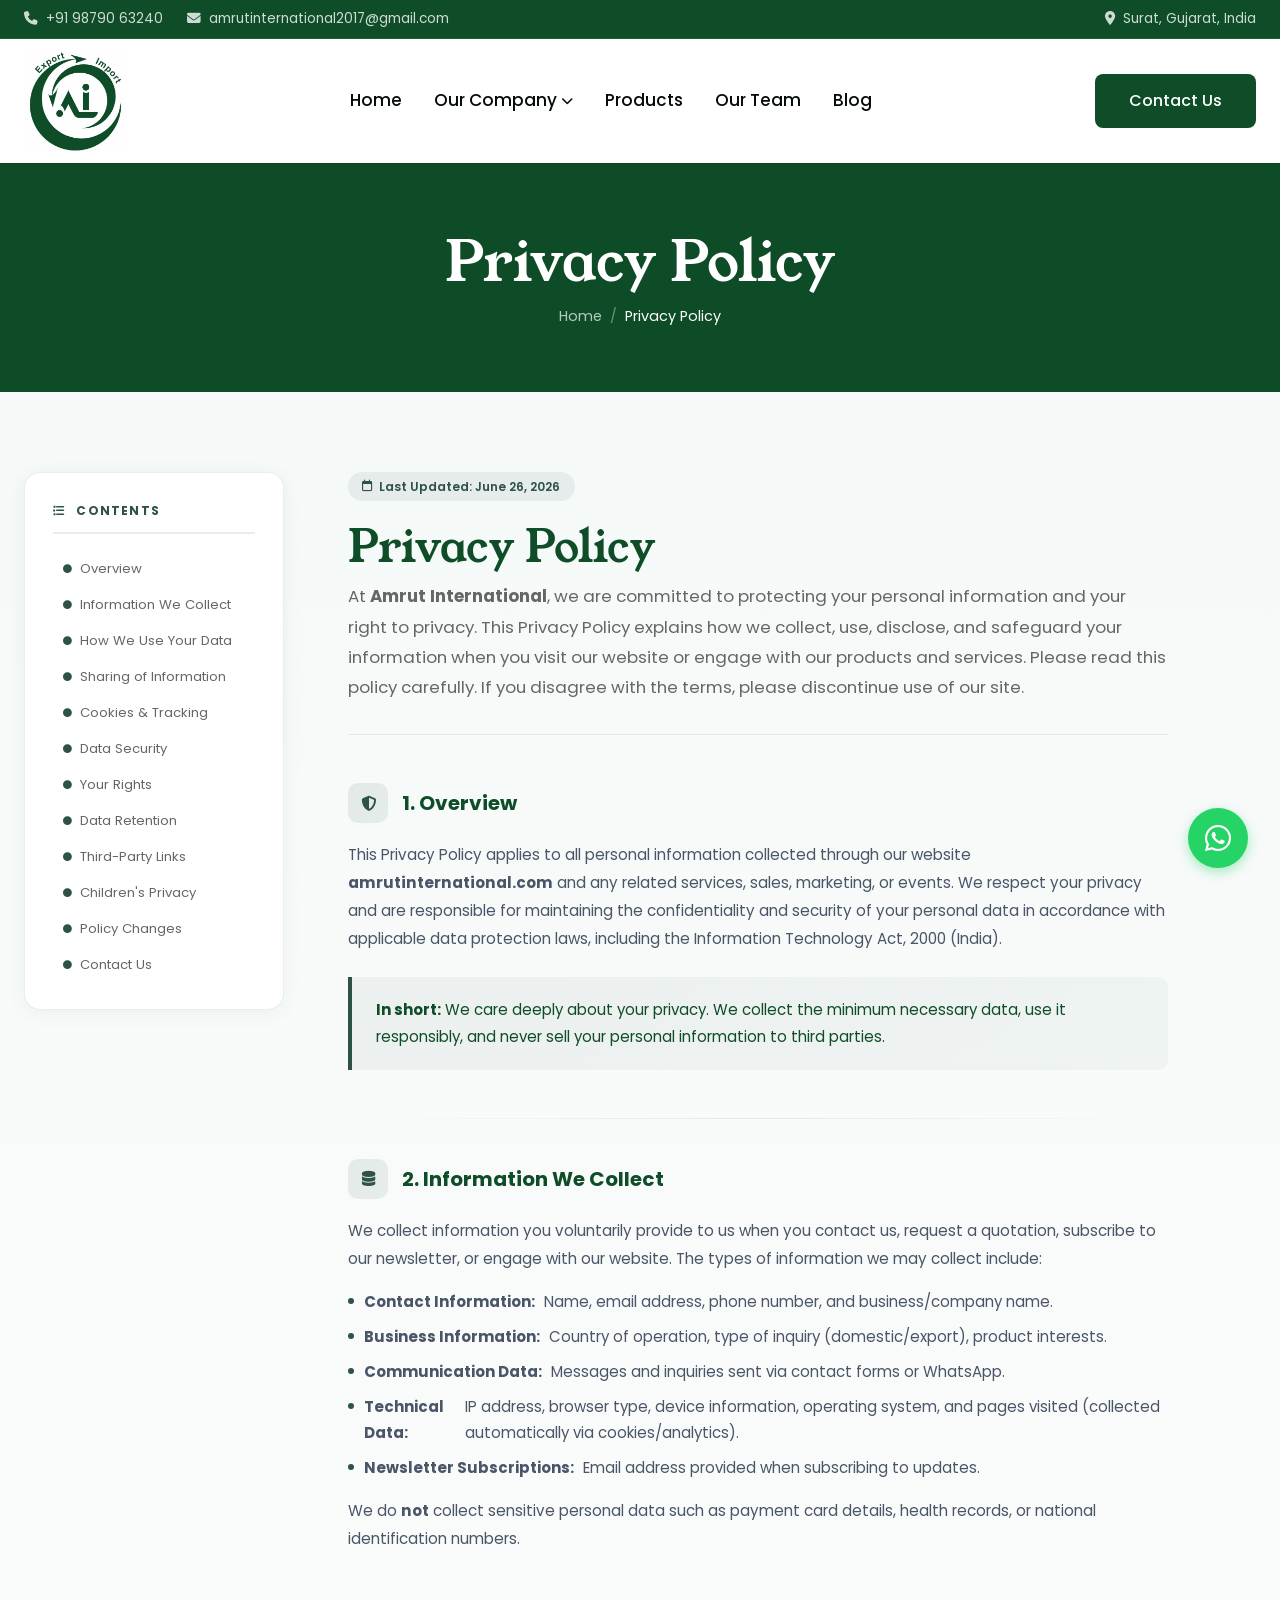
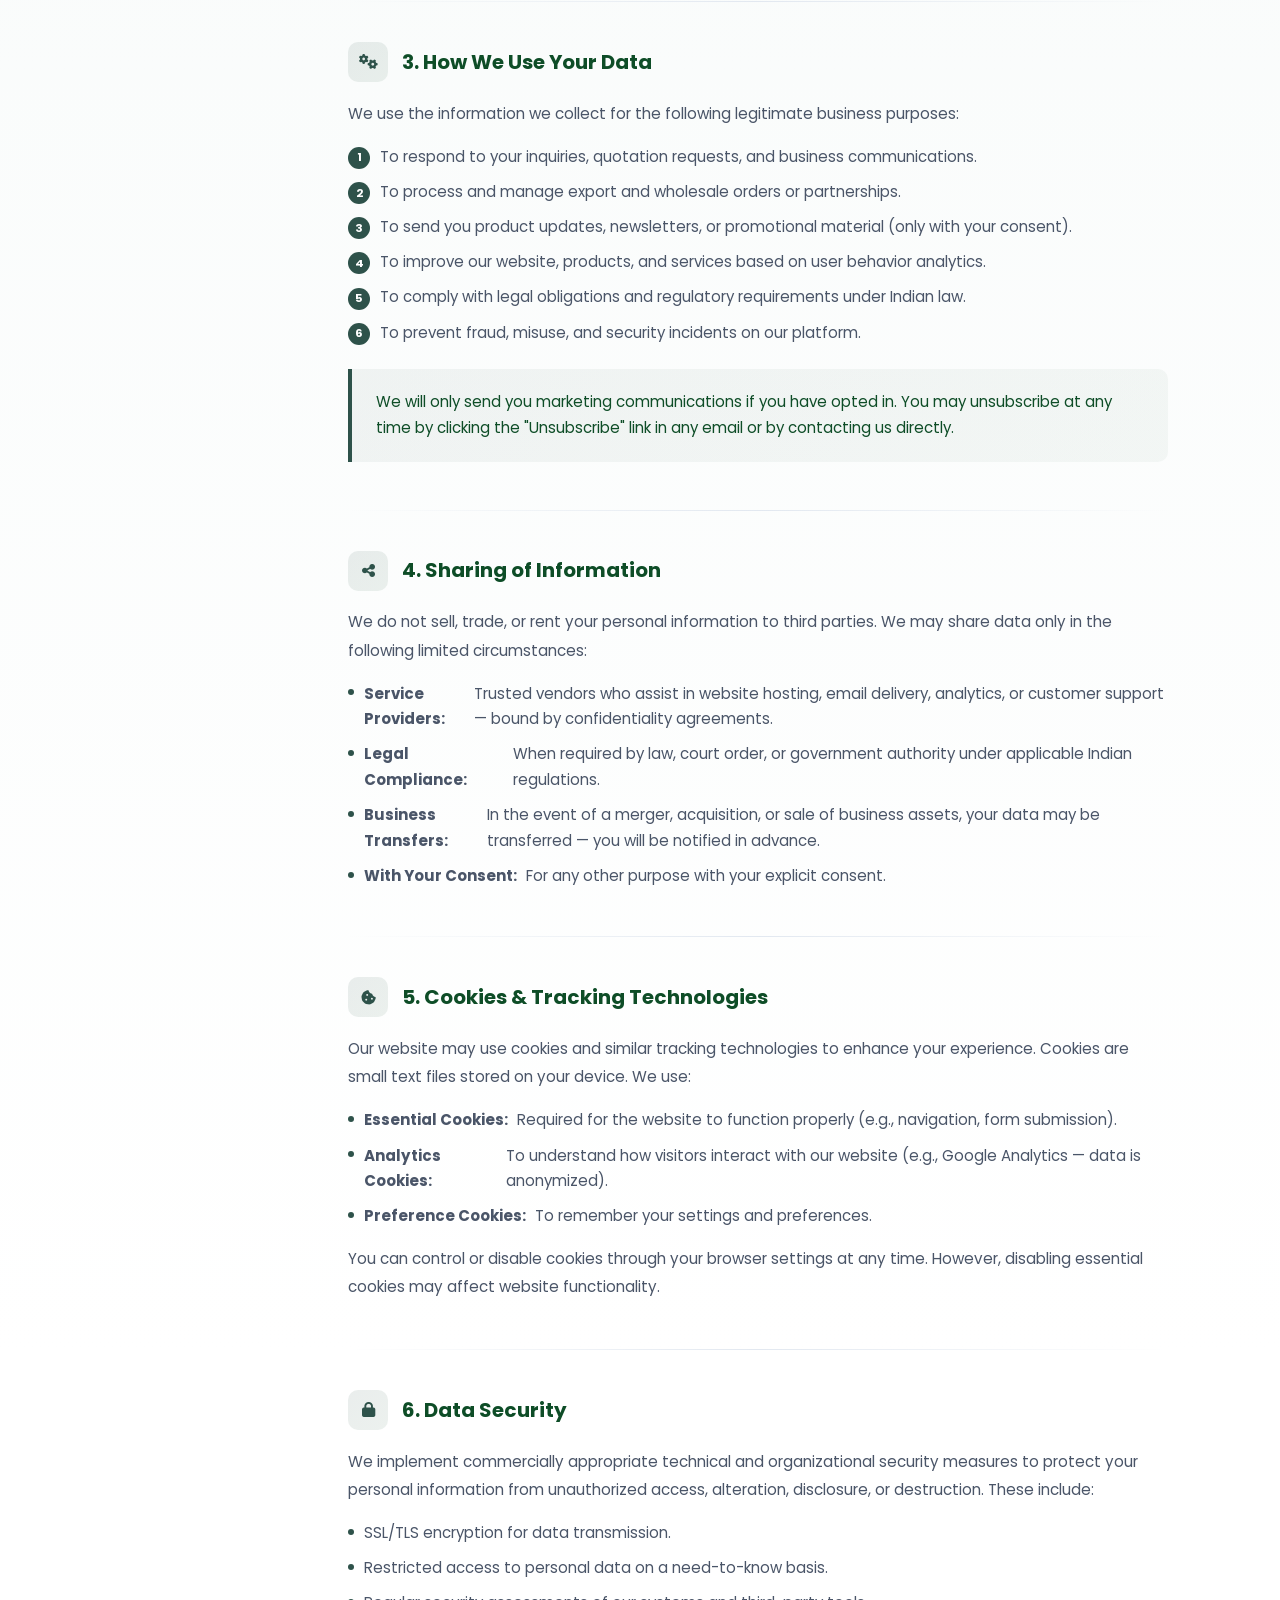
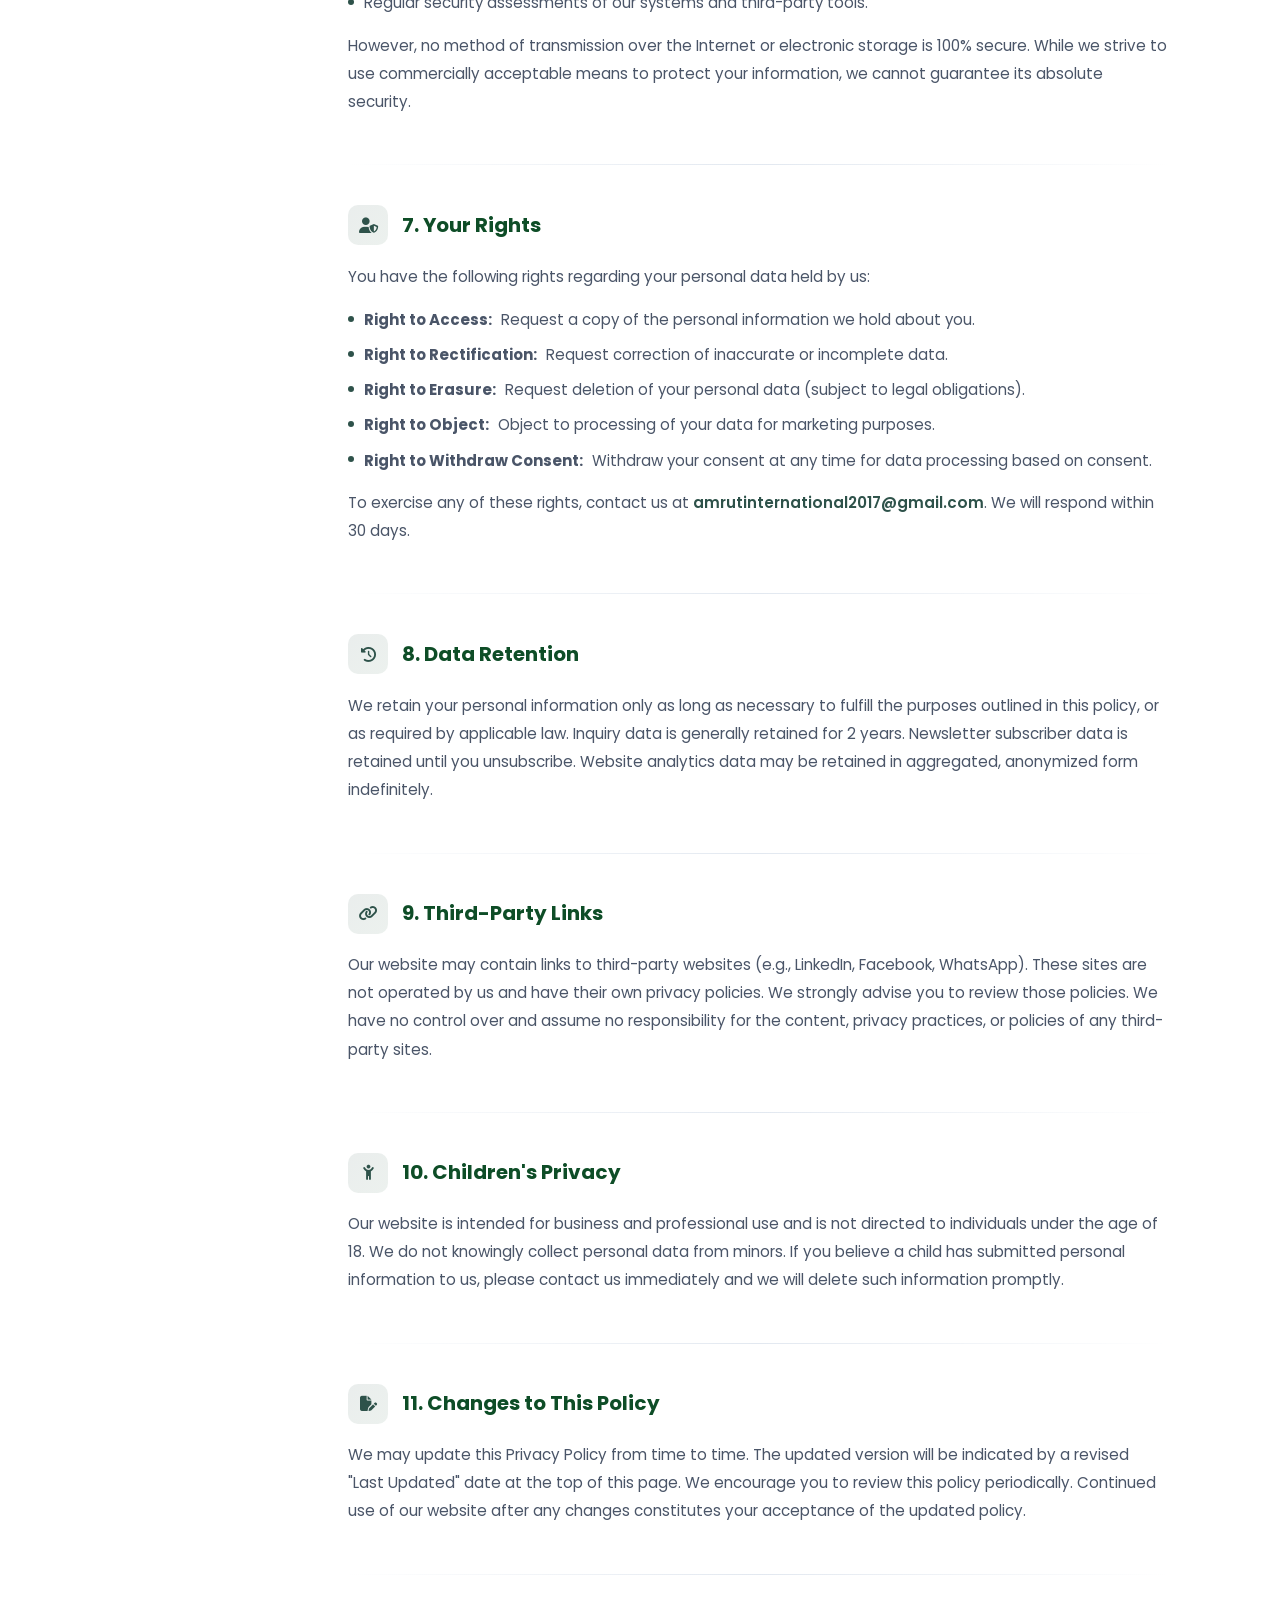
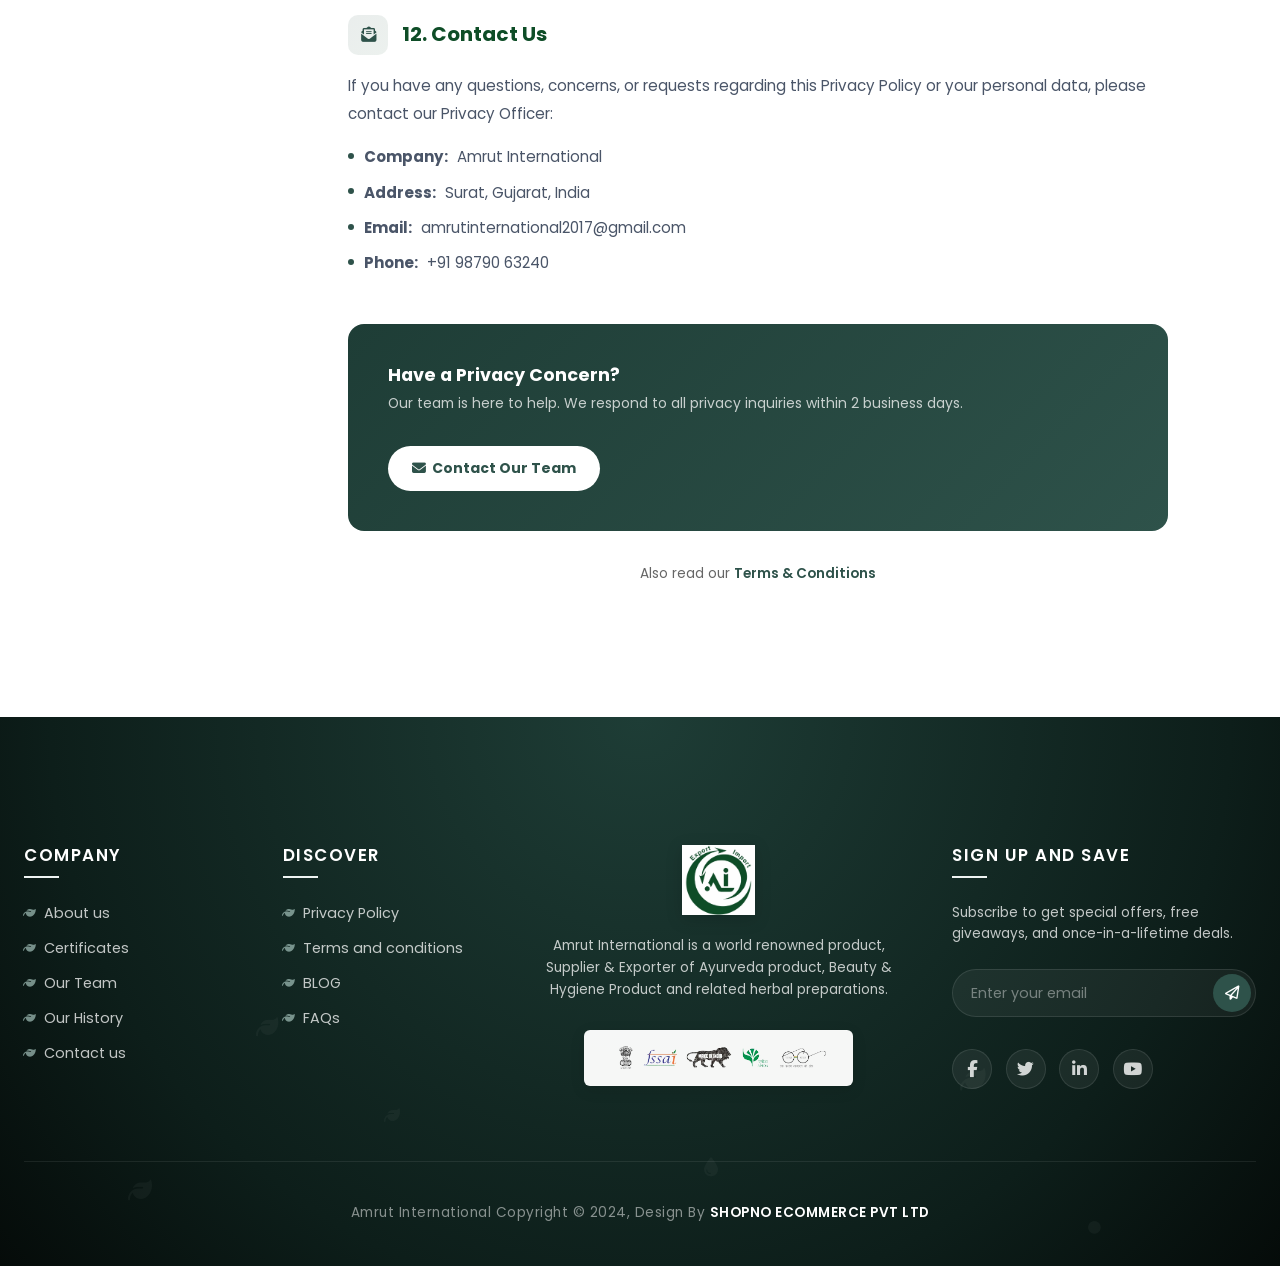
<file: privacy-policy.html>
<!DOCTYPE html>
<html lang="en">

<head>
    <title>Privacy Policy - Amrut International</title>
    <meta name="description" content="Read the Privacy Policy of Amrut International. Learn how we collect, protect, and process user data, contact information, and business inquiries in compliance with privacy laws.">
    <meta name="keywords" content="privacy policy Amrut International, data protection compliance, user data security, cookies info">
    <meta name="robots" content="index, follow">
    <link rel="canonical" href="https://amrutinternational.com/privacy-policy.html">
    <meta property="og:locale" content="en_US">
    <meta property="og:type" content="website">
    <meta property="og:title" content="Privacy Policy - Amrut International">
    <meta property="og:description" content="Read the Privacy Policy of Amrut International. Learn how we collect, protect, and process user data, contact information, and business inquiries in compliance with privacy laws.">
    <meta property="og:url" content="https://amrutinternational.com/privacy-policy.html">
    <meta property="og:site_name" content="Amrut International">
    <meta property="og:image" content="https://amrutinternational.com/assets/images/logo.png">
    <meta property="og:image:width" content="1200">
    <meta property="og:image:height" content="630">
    <meta property="og:image:type" content="image/png">
    <meta name="twitter:card" content="summary_large_image">
    <meta name="twitter:title" content="Privacy Policy - Amrut International">
    <meta name="twitter:description" content="Read the Privacy Policy of Amrut International. Learn how we collect, protect, and process user data, contact information, and business inquiries in compliance with privacy laws.">
    <meta name="twitter:image" content="https://amrutinternational.com/assets/images/logo.png">
    <meta charset="UTF-8">
    <meta name="viewport" content="width=device-width, initial-scale=1.0">
    <!-- Standard Favicon -->
<link rel="icon" type="image/png" sizes="32x32" href="assets/images/logo.png">

<!-- Apple Touch Icon (iOS માટે) -->
<link rel="apple-touch-icon" sizes="180x180" href="assets/images/logo.png">
    
    <!-- FontAwesome 6 CDN -->
    <link rel="stylesheet" href="https://cdnjs.cloudflare.com/ajax/libs/font-awesome/6.4.0/css/all.min.css">
    <!-- Main Stylesheet -->
    <link rel="stylesheet" href="assets/css/style.css">
    <style>
        /* ===== LEGAL PAGE STYLES ===== */
        .legal-wrapper {
            padding: 5rem 0 7rem;
            background: linear-gradient(180deg, #f5f9f8 0%, #ffffff 50%);
        }

        .legal-grid {
            display: grid;
            grid-template-columns: 260px 1fr;
            gap: 4rem;
            align-items: start;
        }

        /* Sticky TOC Sidebar */
        .legal-toc {
            position: sticky;
            top: 100px;
            background: white;
            border-radius: 16px;
            padding: 1.75rem;
            border: 1px solid rgba(46,82,74,0.1);
            box-shadow: 0 4px 20px rgba(46,82,74,0.06);
        }

        .legal-toc-title {
            font-family: var(--font-body);
            font-size: 0.75rem;
            font-weight: 700;
            text-transform: uppercase;
            letter-spacing: 1.2px;
            color: var(--primary-color);
            margin-bottom: 1.25rem;
            padding-bottom: 0.75rem;
            border-bottom: 2px solid rgba(46,82,74,0.1);
        }

        .legal-toc-list {
            list-style: none;
            display: flex;
            flex-direction: column;
            gap: 0.3rem;
        }

        .legal-toc-list a {
            display: flex;
            align-items: center;
            gap: 8px;
            font-size: 0.82rem;
            color: var(--text-muted);
            padding: 0.4rem 0.6rem;
            border-radius: 6px;
            transition: all 0.2s ease;
            line-height: 1.4;
        }

        .legal-toc-list a:hover {
            color: var(--primary-color);
            background: rgba(46,82,74,0.06);
        }

        .legal-toc-list a i {
            font-size: 0.55rem;
            color: var(--primary-color);
            flex-shrink: 0;
        }

        /* Updated date pill */
        .legal-updated-pill {
            display: inline-flex;
            align-items: center;
            gap: 6px;
            background: rgba(46,82,74,0.08);
            color: var(--primary-color);
            font-size: 0.75rem;
            font-weight: 600;
            padding: 0.3rem 0.9rem;
            border-radius: 30px;
            margin-bottom: 1.25rem;
        }

        /* Main legal content */
        .legal-content {
            max-width: 820px;
        }

        .legal-content h1 {
            font-size: clamp(2rem, 4vw, 2.75rem);
            color: var(--primary-dark);
            margin-bottom: 0.5rem;
            line-height: 1.2;
        }

        .legal-intro {
            font-size: 1.05rem;
            color: var(--text-muted);
            line-height: 1.8;
            margin-bottom: 3rem;
            padding-bottom: 2rem;
            border-bottom: 1px solid var(--border-color);
        }

        /* Section blocks */
        .legal-section {
            margin-bottom: 3rem;
            scroll-margin-top: 110px;
        }

        .legal-section-header {
            display: flex;
            align-items: center;
            gap: 0.85rem;
            margin-bottom: 1.1rem;
        }

        .legal-section-icon {
            width: 40px;
            height: 40px;
            border-radius: 10px;
            background: linear-gradient(135deg, rgba(46,82,74,0.1), rgba(14,77,39,0.08));
            display: flex;
            align-items: center;
            justify-content: center;
            flex-shrink: 0;
            color: var(--primary-color);
            font-size: 0.95rem;
        }

        .legal-section h2 {
            font-size: 1.25rem;
            font-family: var(--font-body);
            font-weight: 700;
            color: var(--primary-dark);
            margin-bottom: 0;
        }

        .legal-section p {
            font-size: 0.95rem;
            line-height: 1.85;
            color: #4a5568;
            margin-bottom: 1rem;
        }

        .legal-section ul, .legal-section ol {
            padding-left: 0;
            list-style: none;
            display: flex;
            flex-direction: column;
            gap: 0.6rem;
            margin-bottom: 1rem;
        }

        .legal-section ul li, .legal-section ol li {
            display: flex;
            align-items: flex-start;
            gap: 0.6rem;
            font-size: 0.94rem;
            line-height: 1.7;
            color: #4a5568;
        }

        .legal-section ul li::before {
            content: '';
            width: 6px;
            height: 6px;
            border-radius: 50%;
            background: var(--primary-color);
            margin-top: 0.55rem;
            flex-shrink: 0;
        }

        .legal-section ol {
            counter-reset: legal-counter;
        }

        .legal-section ol li {
            counter-increment: legal-counter;
        }

        .legal-section ol li::before {
            content: counter(legal-counter);
            width: 22px;
            height: 22px;
            border-radius: 50%;
            background: var(--primary-color);
            color: white;
            font-size: 0.7rem;
            font-weight: 700;
            display: flex;
            align-items: center;
            justify-content: center;
            flex-shrink: 0;
            margin-top: 0.2rem;
        }

        /* Highlight box */
        .legal-highlight {
            background: linear-gradient(135deg, rgba(46,82,74,0.06), rgba(14,77,39,0.04));
            border-left: 4px solid var(--primary-color);
            border-radius: 0 10px 10px 0;
            padding: 1.25rem 1.5rem;
            margin: 1.5rem 0;
            font-size: 0.94rem;
            line-height: 1.75;
            color: var(--primary-dark);
        }

        .legal-highlight strong { color: var(--primary-dark); }

        /* Contact box at bottom */
        .legal-contact-box {
            background: linear-gradient(135deg, #1e3d36 0%, #2E524A 100%);
            border-radius: 16px;
            padding: 2.5rem;
            margin-top: 3rem;
            display: flex;
            align-items: center;
            justify-content: space-between;
            gap: 2rem;
            flex-wrap: wrap;
        }

        .legal-contact-box h3 {
            color: white;
            font-family: var(--font-body);
            font-weight: 700;
            margin-bottom: 0.4rem;
            font-size: 1.1rem;
        }

        .legal-contact-box p {
            color: rgba(255,255,255,0.75);
            font-size: 0.87rem;
            margin: 0;
        }

        .legal-contact-box a {
            background: white;
            color: var(--primary-color);
            padding: 0.7rem 1.5rem;
            border-radius: 30px;
            font-weight: 700;
            font-size: 0.87rem;
            display: inline-flex;
            align-items: center;
            gap: 6px;
            white-space: nowrap;
            transition: all 0.2s;
        }

        .legal-contact-box a:hover {
            background: var(--primary-light);
            transform: translateY(-2px);
        }

        /* Divider */
        .legal-divider {
            height: 1px;
            background: linear-gradient(to right, transparent, var(--border-color), transparent);
            margin: 2.5rem 0;
        }

        /* Responsive */
        @media (max-width: 900px) {
            .legal-grid {
                grid-template-columns: 1fr;
                gap: 2rem;
            }
            .legal-toc {
                position: static;
            }
        }
    </style>
</head>

<body>

    <!-- ==========================================
         TOP BAR
         ========================================== -->
    <div class="top-bar">
        <div class="container">
            <div class="top-bar-left">
                <a href="tel:+919879063240" class="top-bar-item"><i class="fa-solid fa-phone"></i> +91 98790 63240</a>
                <a href="mailto:amrutinternational2017@gmail.com" class="top-bar-item"><i class="fa-solid fa-envelope"></i> amrutinternational2017@gmail.com</a>
            </div>
            <div class="top-bar-right">
                <a href="https://maps.google.com/?q=Surat,+Gujarat,+India" target="_blank" class="top-bar-item"><i class="fa-solid fa-location-dot"></i> Surat, Gujarat, India</a>
            </div>
        </div>
    </div>

    <!-- ==========================================
         HEADER / NAVIGATION
         ========================================== -->
    <header class="header">
        <div class="container">
            <a href="index.html" class="logo">
                <img src="assets/images/logo.png" alt="Amrut International Logo">
            </a>
            <nav class="nav">
                <ul class="nav-list">
                    <li class="nav-item"><a href="index.html" class="nav-link">Home</a></li>
                    <li class="nav-item">
                        <a href="#" class="nav-link">Our Company <i class="fa-solid fa-chevron-down" style="font-size: 0.75rem;"></i></a>
                        <ul class="dropdown-menu">
                            <li class="dropdown-item"><a href="about-us.html">About Us</a></li>
                            <li class="dropdown-item"><a href="our-history.html">Our History</a></li>
                            <li class="dropdown-item"><a href="certificates.html">Certificates</a></li>
                            <li class="dropdown-item"><a href="faqs.html">FAQs</a></li>
                        </ul>
                    </li>
                    <li class="nav-item"><a href="products.html" class="nav-link">Products</a></li>
                    <li class="nav-item"><a href="our-team.html" class="nav-link">Our Team</a></li>
                    <li class="nav-item"><a href="blog.html" class="nav-link">Blog</a></li>
                    <!-- <li class="nav-item"><a href="contact.html" class="nav-link">Contact Us</a></li> -->
                </ul>
            </nav>
                        <div class="hero-actions">
                <a href="contact.html" class="btn btn-primary">Contact Us</a>
            </div>
            <button class="mobile-menu-btn" title="Toggle Menu"><i class="fa-solid fa-bars"></i></button>
        </div>
    </header>

    <!-- ==========================================
         BREADCRUMB HERO
         ========================================== -->
    <div class="breadcrumb-hero"
        style="background-image: url('https://images.unsplash.com/photo-1540555700478-4be289fbecef?auto=format&fit=crop&q=80&w=1200');">
        <div class="container">
            <h1>Privacy Policy</h1>
            <div class="breadcrumb-list">
                <span class="breadcrumb-item"><a href="index.html">Home</a></span>
                <span class="breadcrumb-separator">/</span>
                <span class="breadcrumb-item active" style="color: white;">Privacy Policy</span>
            </div>
        </div>
    </div>

    <!-- ==========================================
         PRIVACY POLICY CONTENT
         ========================================== -->
    <section class="legal-wrapper">
        <div class="container">
            <div class="legal-grid">

                <!-- Table of Contents Sidebar -->
                <aside class="legal-toc">
                    <p class="legal-toc-title"><i class="fa-solid fa-list-ul" style="margin-right:6px;"></i> Contents</p>
                    <ul class="legal-toc-list">
                        <li><a href="#section-intro"><i class="fa-solid fa-circle"></i> Overview</a></li>
                        <li><a href="#section-collect"><i class="fa-solid fa-circle"></i> Information We Collect</a></li>
                        <li><a href="#section-use"><i class="fa-solid fa-circle"></i> How We Use Your Data</a></li>
                        <li><a href="#section-share"><i class="fa-solid fa-circle"></i> Sharing of Information</a></li>
                        <li><a href="#section-cookies"><i class="fa-solid fa-circle"></i> Cookies &amp; Tracking</a></li>
                        <li><a href="#section-security"><i class="fa-solid fa-circle"></i> Data Security</a></li>
                        <li><a href="#section-rights"><i class="fa-solid fa-circle"></i> Your Rights</a></li>
                        <li><a href="#section-retention"><i class="fa-solid fa-circle"></i> Data Retention</a></li>
                        <li><a href="#section-third"><i class="fa-solid fa-circle"></i> Third-Party Links</a></li>
                        <li><a href="#section-children"><i class="fa-solid fa-circle"></i> Children's Privacy</a></li>
                        <li><a href="#section-changes"><i class="fa-solid fa-circle"></i> Policy Changes</a></li>
                        <li><a href="#section-contact"><i class="fa-solid fa-circle"></i> Contact Us</a></li>
                    </ul>
                </aside>

                <!-- Main Content -->
                <div class="legal-content">
                    <span class="legal-updated-pill"><i class="fa-regular fa-calendar"></i> Last Updated: June 26, 2026</span>
                    <h1>Privacy Policy</h1>
                    <p class="legal-intro">
                        At <strong>Amrut International</strong>, we are committed to protecting your personal information and your right to privacy. This Privacy Policy explains how we collect, use, disclose, and safeguard your information when you visit our website or engage with our products and services. Please read this policy carefully. If you disagree with the terms, please discontinue use of our site.
                    </p>

                    <!-- Section 1 -->
                    <div class="legal-section" id="section-intro">
                        <div class="legal-section-header">
                            <div class="legal-section-icon"><i class="fa-solid fa-shield-halved"></i></div>
                            <h2>1. Overview</h2>
                        </div>
                        <p>This Privacy Policy applies to all personal information collected through our website <strong>amrutinternational.com</strong> and any related services, sales, marketing, or events. We respect your privacy and are responsible for maintaining the confidentiality and security of your personal data in accordance with applicable data protection laws, including the Information Technology Act, 2000 (India).</p>
                        <div class="legal-highlight">
                            <strong>In short:</strong> We care deeply about your privacy. We collect the minimum necessary data, use it responsibly, and never sell your personal information to third parties.
                        </div>
                    </div>

                    <div class="legal-divider"></div>

                    <!-- Section 2 -->
                    <div class="legal-section" id="section-collect">
                        <div class="legal-section-header">
                            <div class="legal-section-icon"><i class="fa-solid fa-database"></i></div>
                            <h2>2. Information We Collect</h2>
                        </div>
                        <p>We collect information you voluntarily provide to us when you contact us, request a quotation, subscribe to our newsletter, or engage with our website. The types of information we may collect include:</p>
                        <ul>
                            <li><strong>Contact Information:</strong> Name, email address, phone number, and business/company name.</li>
                            <li><strong>Business Information:</strong> Country of operation, type of inquiry (domestic/export), product interests.</li>
                            <li><strong>Communication Data:</strong> Messages and inquiries sent via contact forms or WhatsApp.</li>
                            <li><strong>Technical Data:</strong> IP address, browser type, device information, operating system, and pages visited (collected automatically via cookies/analytics).</li>
                            <li><strong>Newsletter Subscriptions:</strong> Email address provided when subscribing to updates.</li>
                        </ul>
                        <p>We do <strong>not</strong> collect sensitive personal data such as payment card details, health records, or national identification numbers.</p>
                    </div>

                    <div class="legal-divider"></div>

                    <!-- Section 3 -->
                    <div class="legal-section" id="section-use">
                        <div class="legal-section-header">
                            <div class="legal-section-icon"><i class="fa-solid fa-gears"></i></div>
                            <h2>3. How We Use Your Data</h2>
                        </div>
                        <p>We use the information we collect for the following legitimate business purposes:</p>
                        <ol>
                            <li>To respond to your inquiries, quotation requests, and business communications.</li>
                            <li>To process and manage export and wholesale orders or partnerships.</li>
                            <li>To send you product updates, newsletters, or promotional material (only with your consent).</li>
                            <li>To improve our website, products, and services based on user behavior analytics.</li>
                            <li>To comply with legal obligations and regulatory requirements under Indian law.</li>
                            <li>To prevent fraud, misuse, and security incidents on our platform.</li>
                        </ol>
                        <div class="legal-highlight">
                            We will only send you marketing communications if you have opted in. You may unsubscribe at any time by clicking the "Unsubscribe" link in any email or by contacting us directly.
                        </div>
                    </div>

                    <div class="legal-divider"></div>

                    <!-- Section 4 -->
                    <div class="legal-section" id="section-share">
                        <div class="legal-section-header">
                            <div class="legal-section-icon"><i class="fa-solid fa-share-nodes"></i></div>
                            <h2>4. Sharing of Information</h2>
                        </div>
                        <p>We do not sell, trade, or rent your personal information to third parties. We may share data only in the following limited circumstances:</p>
                        <ul>
                            <li><strong>Service Providers:</strong> Trusted vendors who assist in website hosting, email delivery, analytics, or customer support — bound by confidentiality agreements.</li>
                            <li><strong>Legal Compliance:</strong> When required by law, court order, or government authority under applicable Indian regulations.</li>
                            <li><strong>Business Transfers:</strong> In the event of a merger, acquisition, or sale of business assets, your data may be transferred — you will be notified in advance.</li>
                            <li><strong>With Your Consent:</strong> For any other purpose with your explicit consent.</li>
                        </ul>
                    </div>

                    <div class="legal-divider"></div>

                    <!-- Section 5 -->
                    <div class="legal-section" id="section-cookies">
                        <div class="legal-section-header">
                            <div class="legal-section-icon"><i class="fa-solid fa-cookie-bite"></i></div>
                            <h2>5. Cookies &amp; Tracking Technologies</h2>
                        </div>
                        <p>Our website may use cookies and similar tracking technologies to enhance your experience. Cookies are small text files stored on your device. We use:</p>
                        <ul>
                            <li><strong>Essential Cookies:</strong> Required for the website to function properly (e.g., navigation, form submission).</li>
                            <li><strong>Analytics Cookies:</strong> To understand how visitors interact with our website (e.g., Google Analytics — data is anonymized).</li>
                            <li><strong>Preference Cookies:</strong> To remember your settings and preferences.</li>
                        </ul>
                        <p>You can control or disable cookies through your browser settings at any time. However, disabling essential cookies may affect website functionality.</p>
                    </div>

                    <div class="legal-divider"></div>

                    <!-- Section 6 -->
                    <div class="legal-section" id="section-security">
                        <div class="legal-section-header">
                            <div class="legal-section-icon"><i class="fa-solid fa-lock"></i></div>
                            <h2>6. Data Security</h2>
                        </div>
                        <p>We implement commercially appropriate technical and organizational security measures to protect your personal information from unauthorized access, alteration, disclosure, or destruction. These include:</p>
                        <ul>
                            <li>SSL/TLS encryption for data transmission.</li>
                            <li>Restricted access to personal data on a need-to-know basis.</li>
                            <li>Regular security assessments of our systems and third-party tools.</li>
                        </ul>
                        <p>However, no method of transmission over the Internet or electronic storage is 100% secure. While we strive to use commercially acceptable means to protect your information, we cannot guarantee its absolute security.</p>
                    </div>

                    <div class="legal-divider"></div>

                    <!-- Section 7 -->
                    <div class="legal-section" id="section-rights">
                        <div class="legal-section-header">
                            <div class="legal-section-icon"><i class="fa-solid fa-user-shield"></i></div>
                            <h2>7. Your Rights</h2>
                        </div>
                        <p>You have the following rights regarding your personal data held by us:</p>
                        <ul>
                            <li><strong>Right to Access:</strong> Request a copy of the personal information we hold about you.</li>
                            <li><strong>Right to Rectification:</strong> Request correction of inaccurate or incomplete data.</li>
                            <li><strong>Right to Erasure:</strong> Request deletion of your personal data (subject to legal obligations).</li>
                            <li><strong>Right to Object:</strong> Object to processing of your data for marketing purposes.</li>
                            <li><strong>Right to Withdraw Consent:</strong> Withdraw your consent at any time for data processing based on consent.</li>
                        </ul>
                        <p>To exercise any of these rights, contact us at <a href="mailto:amrutinternational2017@gmail.com" style="color:var(--primary-color); font-weight:600;">amrutinternational2017@gmail.com</a>. We will respond within 30 days.</p>
                    </div>

                    <div class="legal-divider"></div>

                    <!-- Section 8 -->
                    <div class="legal-section" id="section-retention">
                        <div class="legal-section-header">
                            <div class="legal-section-icon"><i class="fa-solid fa-clock-rotate-left"></i></div>
                            <h2>8. Data Retention</h2>
                        </div>
                        <p>We retain your personal information only as long as necessary to fulfill the purposes outlined in this policy, or as required by applicable law. Inquiry data is generally retained for 2 years. Newsletter subscriber data is retained until you unsubscribe. Website analytics data may be retained in aggregated, anonymized form indefinitely.</p>
                    </div>

                    <div class="legal-divider"></div>

                    <!-- Section 9 -->
                    <div class="legal-section" id="section-third">
                        <div class="legal-section-header">
                            <div class="legal-section-icon"><i class="fa-solid fa-link"></i></div>
                            <h2>9. Third-Party Links</h2>
                        </div>
                        <p>Our website may contain links to third-party websites (e.g., LinkedIn, Facebook, WhatsApp). These sites are not operated by us and have their own privacy policies. We strongly advise you to review those policies. We have no control over and assume no responsibility for the content, privacy practices, or policies of any third-party sites.</p>
                    </div>

                    <div class="legal-divider"></div>

                    <!-- Section 10 -->
                    <div class="legal-section" id="section-children">
                        <div class="legal-section-header">
                            <div class="legal-section-icon"><i class="fa-solid fa-child-reaching"></i></div>
                            <h2>10. Children's Privacy</h2>
                        </div>
                        <p>Our website is intended for business and professional use and is not directed to individuals under the age of 18. We do not knowingly collect personal data from minors. If you believe a child has submitted personal information to us, please contact us immediately and we will delete such information promptly.</p>
                    </div>

                    <div class="legal-divider"></div>

                    <!-- Section 11 -->
                    <div class="legal-section" id="section-changes">
                        <div class="legal-section-header">
                            <div class="legal-section-icon"><i class="fa-solid fa-file-pen"></i></div>
                            <h2>11. Changes to This Policy</h2>
                        </div>
                        <p>We may update this Privacy Policy from time to time. The updated version will be indicated by a revised "Last Updated" date at the top of this page. We encourage you to review this policy periodically. Continued use of our website after any changes constitutes your acceptance of the updated policy.</p>
                    </div>

                    <div class="legal-divider"></div>

                    <!-- Section 12 / Contact -->
                    <div class="legal-section" id="section-contact">
                        <div class="legal-section-header">
                            <div class="legal-section-icon"><i class="fa-solid fa-envelope-open-text"></i></div>
                            <h2>12. Contact Us</h2>
                        </div>
                        <p>If you have any questions, concerns, or requests regarding this Privacy Policy or your personal data, please contact our Privacy Officer:</p>
                        <ul>
                            <li><strong>Company:</strong> Amrut International</li>
                            <li><strong>Address:</strong> Surat, Gujarat, India</li>
                            <li><strong>Email:</strong> amrutinternational2017@gmail.com</li>
                            <li><strong>Phone:</strong> +91 98790 63240</li>
                        </ul>
                    </div>

                    <!-- Contact CTA -->
                    <div class="legal-contact-box">
                        <div>
                            <h3>Have a Privacy Concern?</h3>
                            <p>Our team is here to help. We respond to all privacy inquiries within 2 business days.</p>
                        </div>
                        <a href="contact.html"><i class="fa-solid fa-envelope"></i> Contact Our Team</a>
                    </div>

                    <!-- Related links -->
                    <p style="margin-top:2rem; font-size:0.85rem; color:var(--text-muted); text-align:center;">
                        Also read our
                        <a href="terms-and-conditions.html" style="color:var(--primary-color); font-weight:600;">Terms &amp; Conditions</a>
                    </p>

                </div>
            </div>
        </div>
    </section>

    <!-- ==========================================
         FOOTER
         ========================================== -->
    <footer class="footer">
        <div class="footer-wave-wrapper">
            <svg class="footer-wave" viewBox="0 0 1440 100" preserveAspectRatio="none" xmlns="http://www.w3.org/2000/svg">
                <path class="wave-bg" d="M0,32L48,37.3C96,43,192,53,288,58.7C384,64,480,64,576,58.7C672,53,768,43,864,42.7C960,43,1056,53,1152,58.7C1248,64,1344,64,1392,64L1440,64L1440,100L1392,100C1344,100,1248,100,1152,100C1056,100,960,100,864,100C768,100,672,100,576,100C480,100,384,100,288,100C192,100,96,100,48,100L0,100Z" fill="rgba(46, 82, 74, 0.15)"></path>
                <path class="wave-fg" d="M0,64L48,64C96,64,192,64,288,58.7C384,53,480,43,576,42.7C672,43,768,53,864,58.7C960,64,1056,64,1152,58.7C1248,53,1344,43,1392,37.3L1440,32L1440,100L1392,100C1344,100,1248,100,1152,100C1056,100,960,100,864,100C768,100,672,100,576,100C480,100,384,100,288,100C192,100,96,100,48,100L0,100Z" fill="#1e3d36"></path>
            </svg>
        </div>
        <div class="footer-particles">
            <span class="particle particle-1"><i class="fa-solid fa-leaf"></i></span>
            <span class="particle particle-2"><i class="fa-solid fa-leaf"></i></span>
            <span class="particle particle-3"><i class="fa-solid fa-droplet"></i></span>
            <span class="particle particle-4"><i class="fa-solid fa-leaf"></i></span>
            <span class="particle particle-5"><i class="fa-solid fa-circle"></i></span>
            <span class="particle particle-6"><i class="fa-solid fa-leaf"></i></span>
        </div>
        <div class="container">
            <div class="footer-grid">
                <div class="footer-column">
                    <h3>COMPANY</h3>
                    <ul class="footer-links-list">
                        <li><a href="about-us.html">About us</a></li>
                        <li><a href="certificates.html">Certificates</a></li>
                        <li><a href="our-team.html">Our Team</a></li>
                        <li><a href="our-history.html">Our History</a></li>
                        <li><a href="contact.html">Contact us</a></li>
                    </ul>
                </div>
                <div class="footer-column">
                    <h3>DISCOVER</h3>
                    <ul class="footer-links-list">
                        <li><a href="privacy-policy.html">Privacy Policy</a></li>
                        <li><a href="terms-and-conditions.html">Terms and conditions</a></li>
                        <li><a href="blog.html">BLOG</a></li>
                        <li><a href="faqs.html">FAQs</a></li>
                    </ul>
                </div>
                <div class="footer-column footer-middle">
                    <div class="footer-logo">
                        <img src="assets/images/logo.png" alt="Amrut International Logo">
                    </div>
                    <p class="footer-desc">Amrut International is a world renowned product, Supplier &amp; Exporter of Ayurveda product, Beauty &amp; Hygiene Product and related herbal preparations.</p>
                    <div class="footer-certifications">
                        <img src="assets/images/certifications.png" alt="Compliance Certifications">
                    </div>
                </div>
                <div class="footer-column">
                    <h3>SIGN UP AND SAVE</h3>
                    <p class="subscribe-text">Subscribe to get special offers, free giveaways, and once-in-a-lifetime deals.</p>
                    <form class="subscribe-form" onsubmit="alert('Thank you for subscribing!'); this.reset(); return false;">
                        <input type="email" placeholder="Enter your email" required>
                        <button type="submit" class="subscribe-btn" aria-label="Subscribe"><i class="fa-regular fa-paper-plane"></i></button>
                    </form>
                    <div class="footer-socials">
                        <a href="https://www.facebook.com/" target="_blank" class="footer-social-icon"><i class="fa-brands fa-facebook-f"></i></a>
                        <a href="https://twitter.com/" target="_blank" class="footer-social-icon"><i class="fa-brands fa-twitter"></i></a>
                        <a href="https://www.linkedin.com/" target="_blank" class="footer-social-icon"><i class="fa-brands fa-linkedin-in"></i></a>
                        <a href="https://www.youtube.com/" target="_blank" class="footer-social-icon"><i class="fa-brands fa-youtube"></i></a>
                    </div>
                </div>
            </div>
            <div class="footer-bottom">
                <p>Amrut International Copyright &copy; 2024, Design By <a href="https://shopnoecommerce.com/" target="_blank" class="shopno-link">SHOPNO ECOMMERCE PVT LTD</a></p>
            </div>
        </div>
    </footer>

    <!-- WhatsApp Widget -->
    <div class="whatsapp-widget">
        <button class="whatsapp-trigger-btn" title="Chat with us on WhatsApp">
            <i class="fa-brands fa-whatsapp"></i>
        </button>
        <div class="whatsapp-box">
            <div class="whatsapp-box-header">
                <i class="fa-brands fa-whatsapp" style="font-size: 2.2rem; color: #25d366;"></i>
                <div><h3>Start a Conversation</h3><p>Typically replies in minutes</p></div>
            </div>
            <div class="whatsapp-box-body">
                <a href="https://wa.me/919924231091" target="_blank" class="whatsapp-agent-card">
                    <div class="whatsapp-agent-info">
                        <div class="whatsapp-agent-avatar">TS</div>
                        <div class="whatsapp-agent-details"><h4>Team Sales</h4><p>Domestic Inquiries</p></div>
                    </div>
                    <div class="whatsapp-agent-link"><i class="fa-solid fa-paper-plane"></i></div>
                </a>
                <a href="https://wa.me/919879063240" target="_blank" class="whatsapp-agent-card">
                    <div class="whatsapp-agent-info">
                        <div class="whatsapp-agent-avatar">EH</div>
                        <div class="whatsapp-agent-details"><h4>Export Head</h4><p>International Business</p></div>
                    </div>
                    <div class="whatsapp-agent-link"><i class="fa-solid fa-paper-plane"></i></div>
                </a>
            </div>
        </div>
    </div>

    <script src="assets/js/main.js"></script>
</body>
</html>
</file>
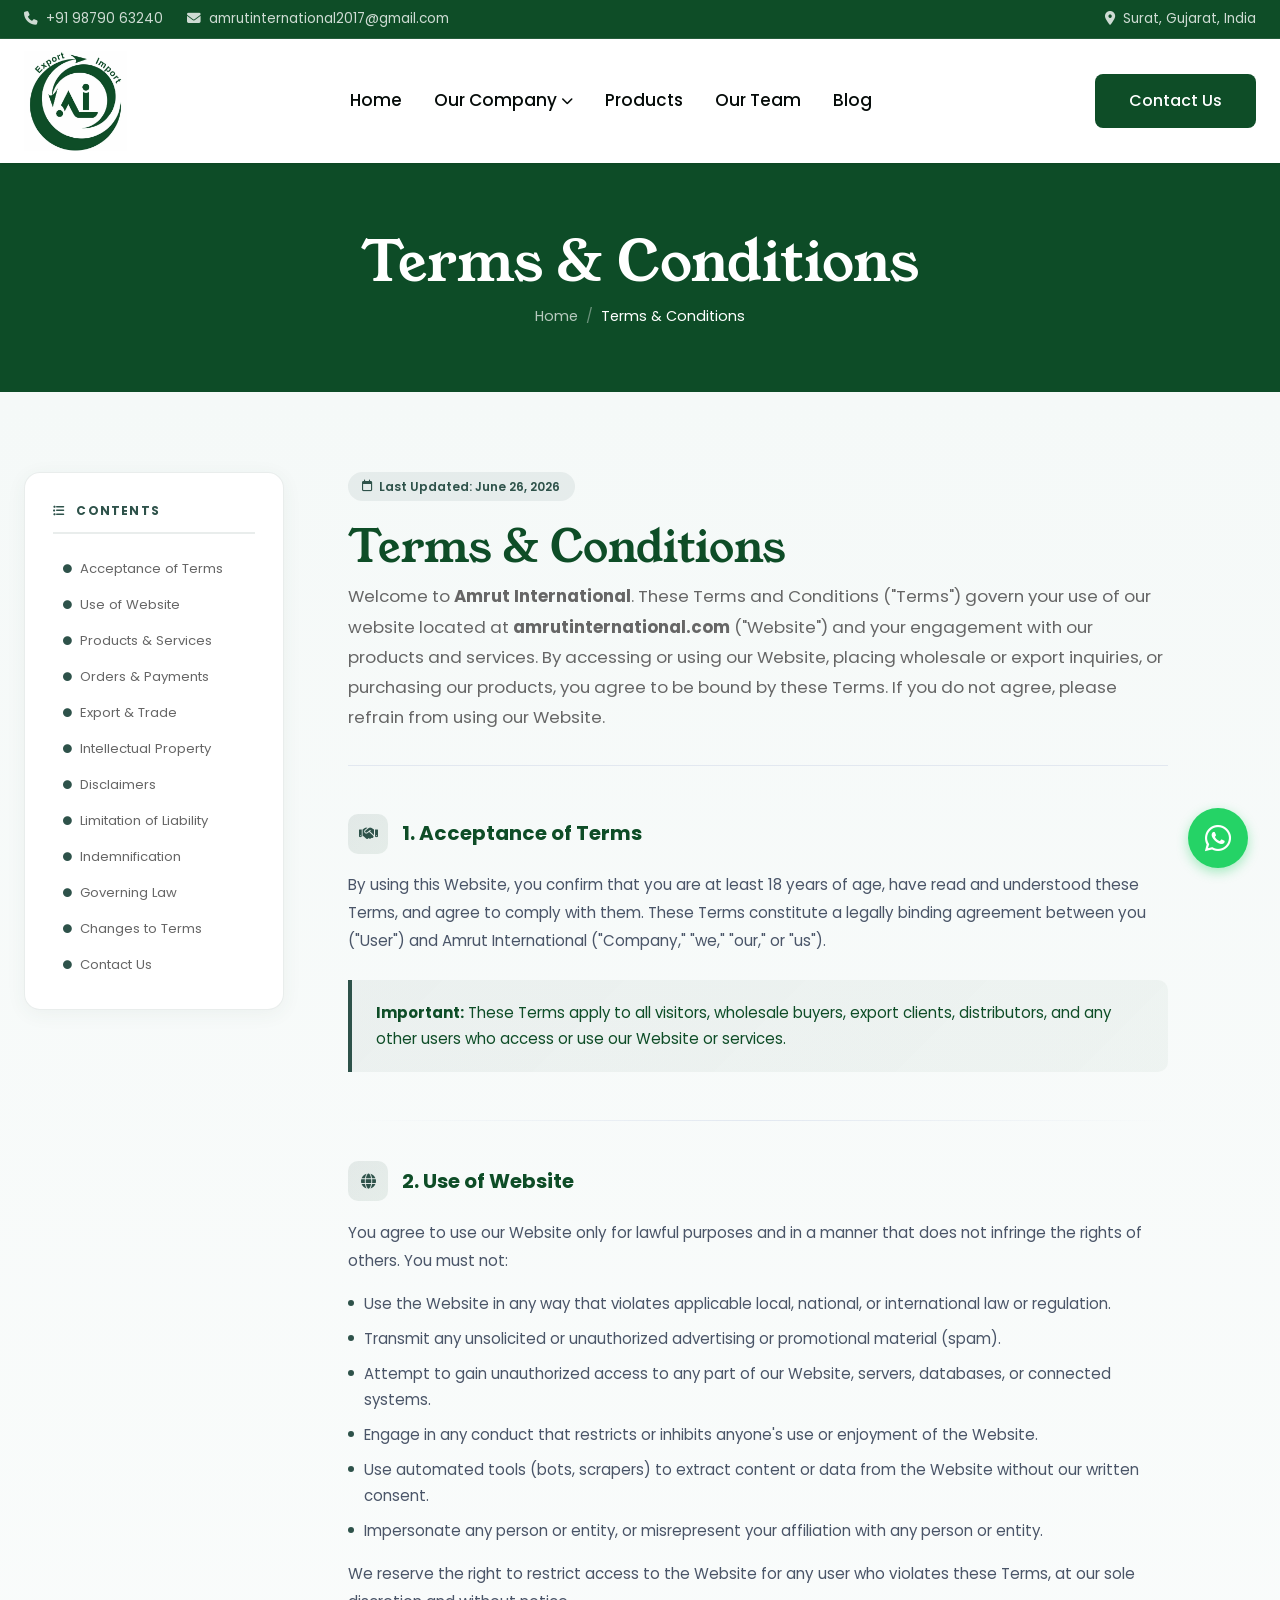
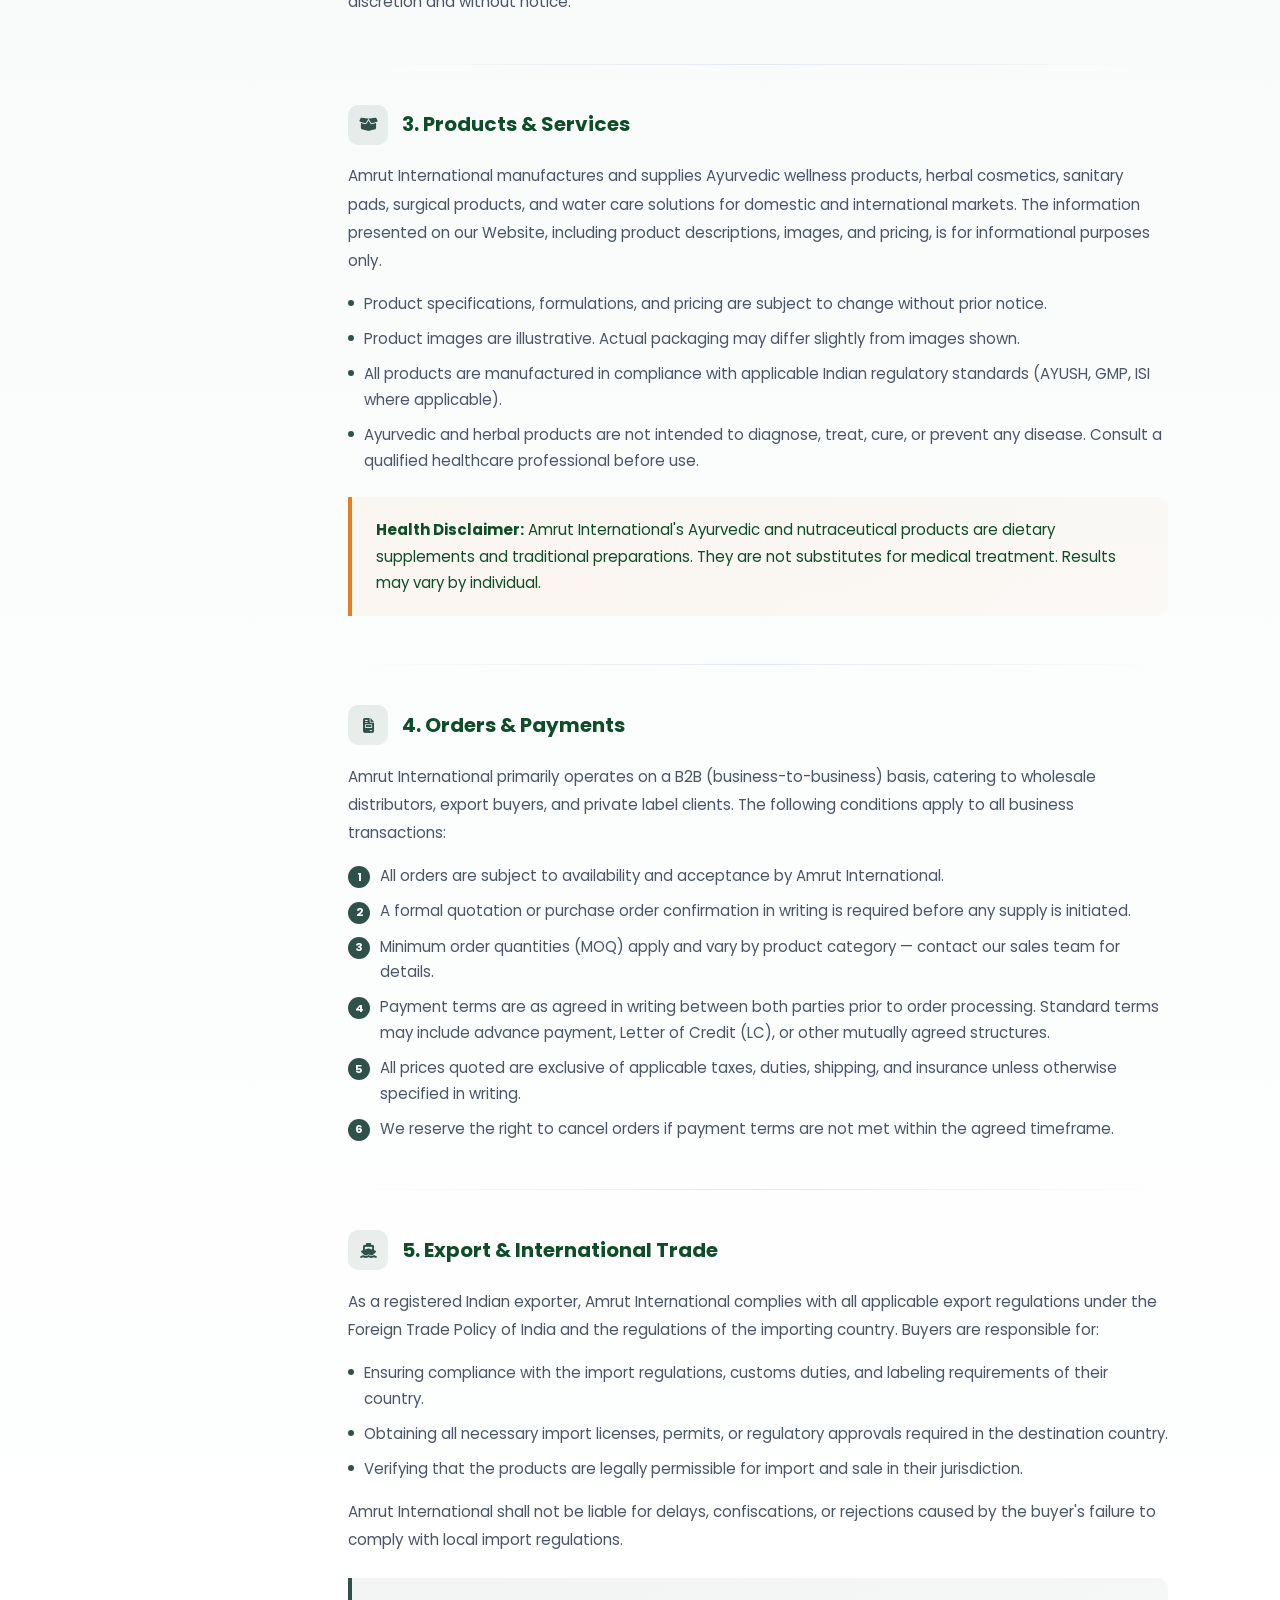
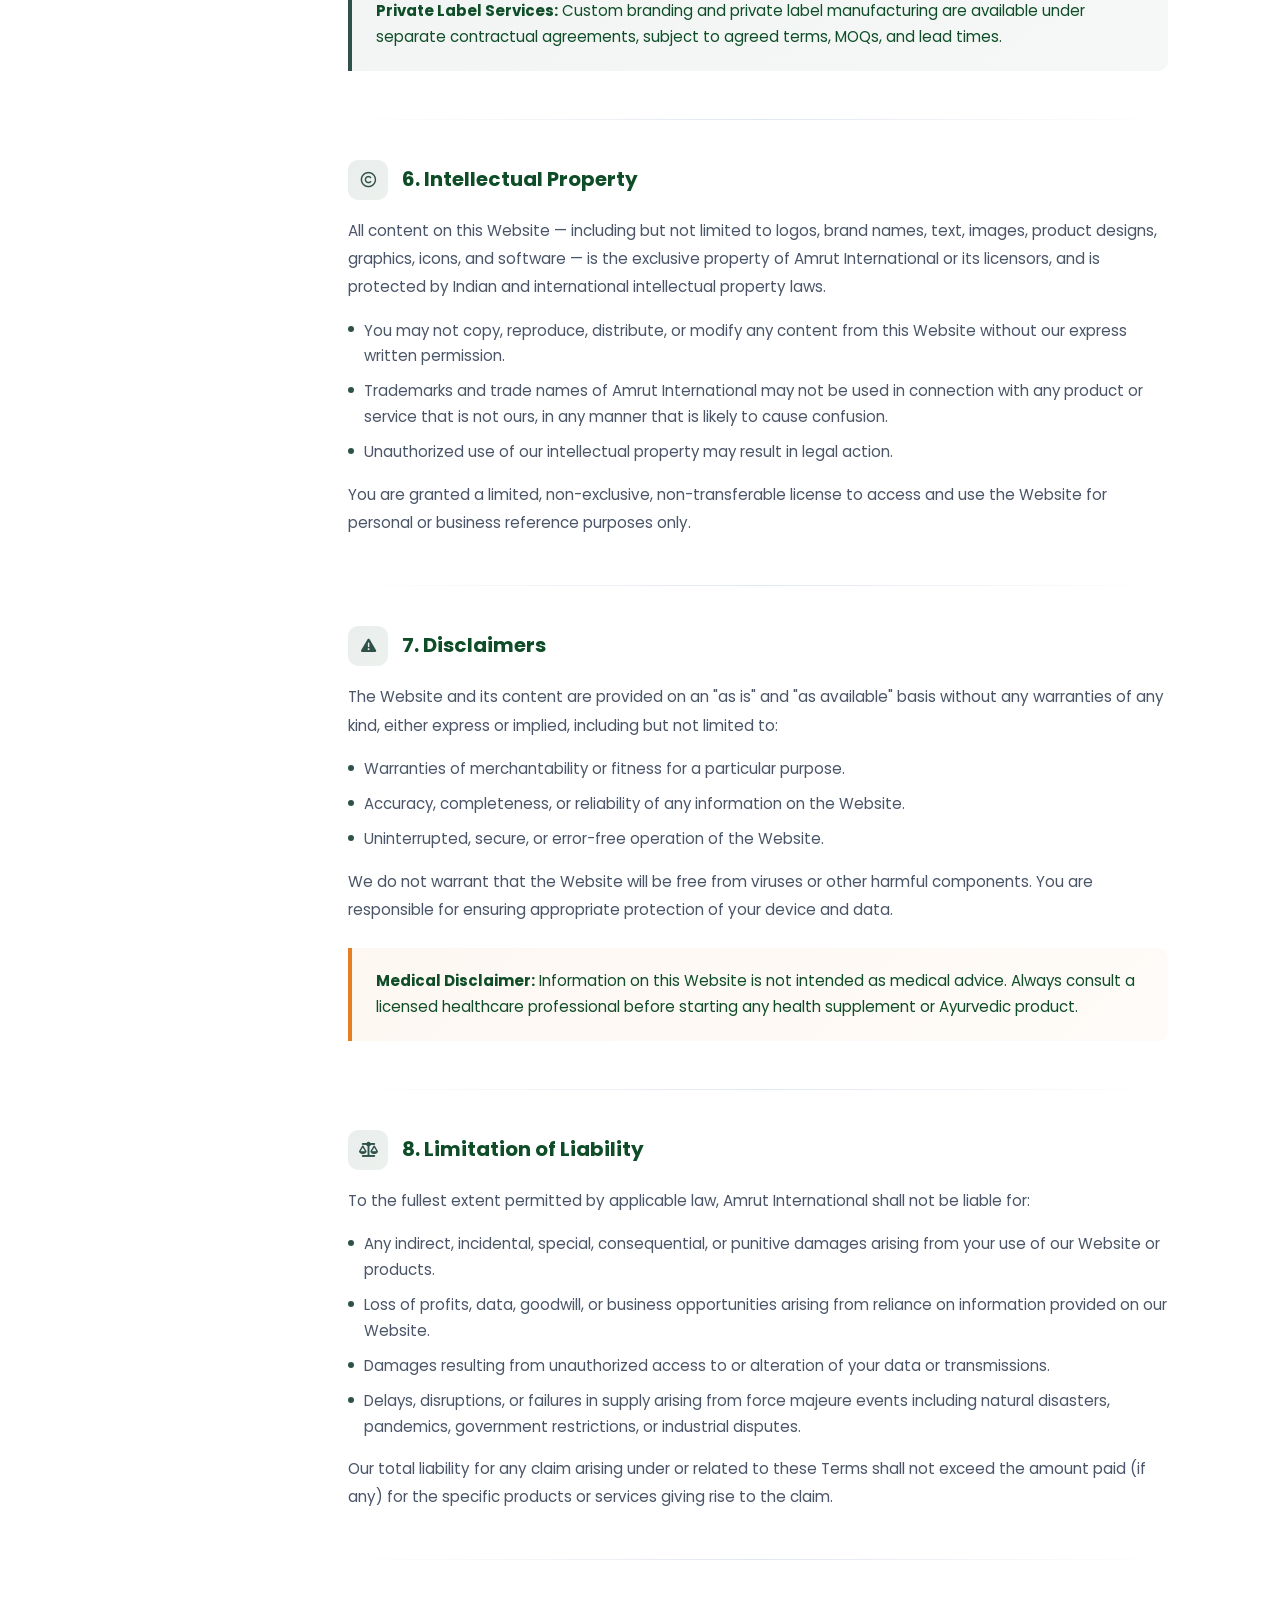
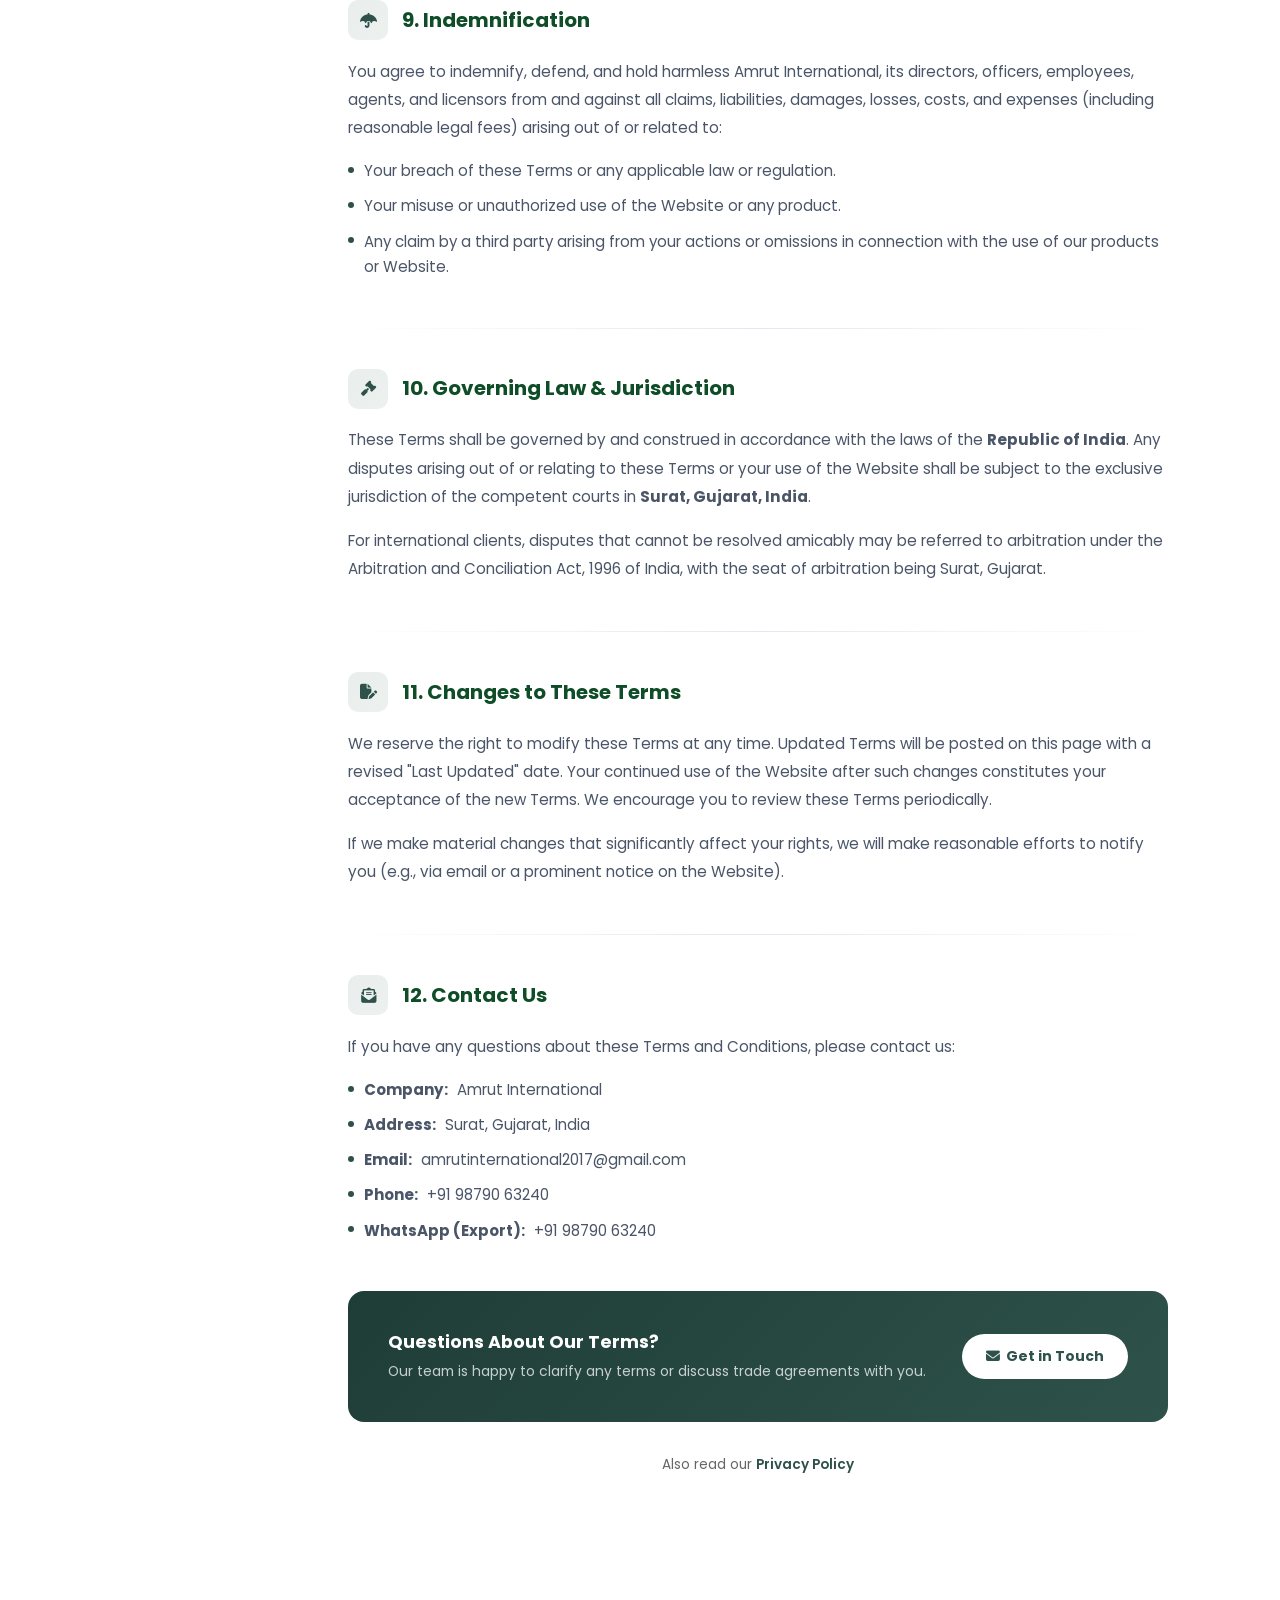
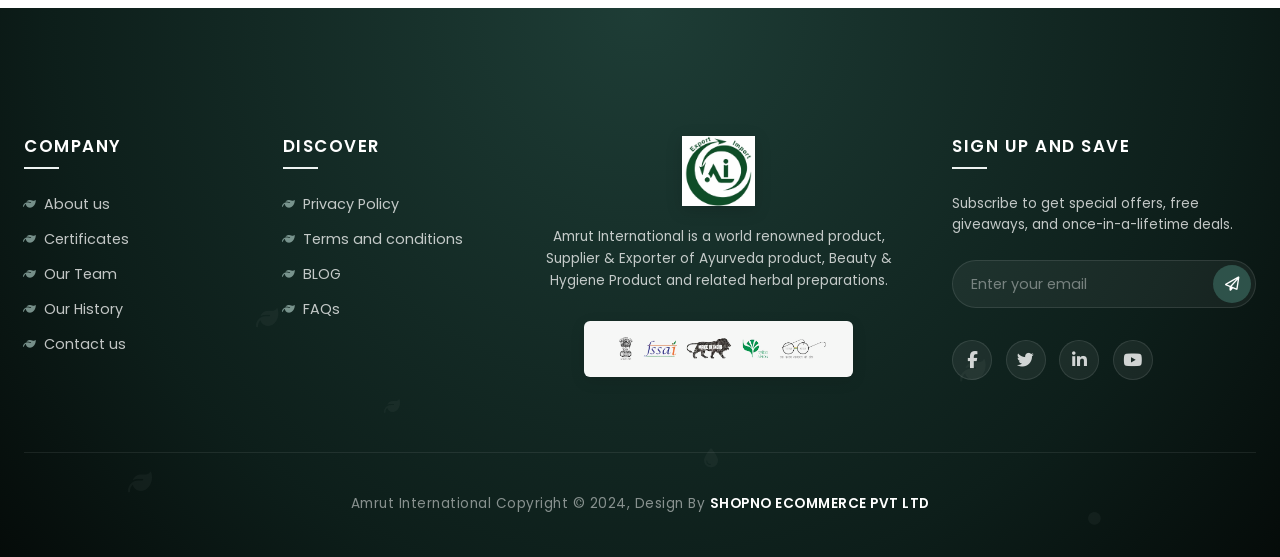
<file: terms-and-conditions.html>
<!DOCTYPE html>
<html lang="en">

<head>
    <title>Terms & Conditions - Amrut International</title>
    <meta name="description" content="Review the terms and conditions governing the use of Amrut International's website, bulk orders, export trade policies, and purchase agreements.">
    <meta name="keywords" content="terms and conditions Amrut International, wholesale trade terms, export policies Surat, legal website terms">
    <meta name="robots" content="index, follow">
    <link rel="canonical" href="https://amrutinternational.com/terms-and-conditions.html">
    <meta property="og:locale" content="en_US">
    <meta property="og:type" content="website">
    <meta property="og:title" content="Terms & Conditions - Amrut International">
    <meta property="og:description" content="Review the terms and conditions governing the use of Amrut International's website, bulk orders, export trade policies, and purchase agreements.">
    <meta property="og:url" content="https://amrutinternational.com/terms-and-conditions.html">
    <meta property="og:site_name" content="Amrut International">
    <meta property="og:image" content="https://amrutinternational.com/assets/images/logo.png">
    <meta property="og:image:width" content="1200">
    <meta property="og:image:height" content="630">
    <meta property="og:image:type" content="image/png">
    <meta name="twitter:card" content="summary_large_image">
    <meta name="twitter:title" content="Terms & Conditions - Amrut International">
    <meta name="twitter:description" content="Review the terms and conditions governing the use of Amrut International's website, bulk orders, export trade policies, and purchase agreements.">
    <meta name="twitter:image" content="https://amrutinternational.com/assets/images/logo.png">
    <meta charset="UTF-8">
    <meta name="viewport" content="width=device-width, initial-scale=1.0">
<!-- Standard Favicon -->
<link rel="icon" type="image/png" sizes="32x32" href="assets/images/logo.png">

<!-- Apple Touch Icon (iOS માટે) -->
<link rel="apple-touch-icon" sizes="180x180" href="assets/images/logo.png">
    <!-- FontAwesome 6 CDN -->
    <link rel="stylesheet" href="https://cdnjs.cloudflare.com/ajax/libs/font-awesome/6.4.0/css/all.min.css">
    <!-- Main Stylesheet -->
    <link rel="stylesheet" href="assets/css/style.css">
    <style>
        .legal-wrapper {
            padding: 5rem 0 7rem;
            background: linear-gradient(180deg, #f5f9f8 0%, #ffffff 50%);
        }

        .legal-grid {
            display: grid;
            grid-template-columns: 260px 1fr;
            gap: 4rem;
            align-items: start;
        }

        .legal-toc {
            position: sticky;
            top: 100px;
            background: white;
            border-radius: 16px;
            padding: 1.75rem;
            border: 1px solid rgba(46,82,74,0.1);
            box-shadow: 0 4px 20px rgba(46,82,74,0.06);
        }

        .legal-toc-title {
            font-family: var(--font-body);
            font-size: 0.75rem;
            font-weight: 700;
            text-transform: uppercase;
            letter-spacing: 1.2px;
            color: var(--primary-color);
            margin-bottom: 1.25rem;
            padding-bottom: 0.75rem;
            border-bottom: 2px solid rgba(46,82,74,0.1);
        }

        .legal-toc-list {
            list-style: none;
            display: flex;
            flex-direction: column;
            gap: 0.3rem;
        }

        .legal-toc-list a {
            display: flex;
            align-items: center;
            gap: 8px;
            font-size: 0.82rem;
            color: var(--text-muted);
            padding: 0.4rem 0.6rem;
            border-radius: 6px;
            transition: all 0.2s ease;
            line-height: 1.4;
        }

        .legal-toc-list a:hover {
            color: var(--primary-color);
            background: rgba(46,82,74,0.06);
        }

        .legal-toc-list a i {
            font-size: 0.55rem;
            color: var(--primary-color);
            flex-shrink: 0;
        }

        .legal-updated-pill {
            display: inline-flex;
            align-items: center;
            gap: 6px;
            background: rgba(46,82,74,0.08);
            color: var(--primary-color);
            font-size: 0.75rem;
            font-weight: 600;
            padding: 0.3rem 0.9rem;
            border-radius: 30px;
            margin-bottom: 1.25rem;
        }

        .legal-content {
            max-width: 820px;
        }

        .legal-content h1 {
            font-size: clamp(2rem, 4vw, 2.75rem);
            color: var(--primary-dark);
            margin-bottom: 0.5rem;
            line-height: 1.2;
        }

        .legal-intro {
            font-size: 1.05rem;
            color: var(--text-muted);
            line-height: 1.8;
            margin-bottom: 3rem;
            padding-bottom: 2rem;
            border-bottom: 1px solid var(--border-color);
        }

        .legal-section {
            margin-bottom: 3rem;
            scroll-margin-top: 110px;
        }

        .legal-section-header {
            display: flex;
            align-items: center;
            gap: 0.85rem;
            margin-bottom: 1.1rem;
        }

        .legal-section-icon {
            width: 40px;
            height: 40px;
            border-radius: 10px;
            background: linear-gradient(135deg, rgba(46,82,74,0.1), rgba(14,77,39,0.08));
            display: flex;
            align-items: center;
            justify-content: center;
            flex-shrink: 0;
            color: var(--primary-color);
            font-size: 0.95rem;
        }

        .legal-section h2 {
            font-size: 1.25rem;
            font-family: var(--font-body);
            font-weight: 700;
            color: var(--primary-dark);
            margin-bottom: 0;
        }

        .legal-section p {
            font-size: 0.95rem;
            line-height: 1.85;
            color: #4a5568;
            margin-bottom: 1rem;
        }

        .legal-section ul, .legal-section ol {
            padding-left: 0;
            list-style: none;
            display: flex;
            flex-direction: column;
            gap: 0.6rem;
            margin-bottom: 1rem;
        }

        .legal-section ul li, .legal-section ol li {
            display: flex;
            align-items: flex-start;
            gap: 0.6rem;
            font-size: 0.94rem;
            line-height: 1.7;
            color: #4a5568;
        }

        .legal-section ul li::before {
            content: '';
            width: 6px;
            height: 6px;
            border-radius: 50%;
            background: var(--primary-color);
            margin-top: 0.55rem;
            flex-shrink: 0;
        }

        .legal-section ol {
            counter-reset: legal-counter;
        }

        .legal-section ol li {
            counter-increment: legal-counter;
        }

        .legal-section ol li::before {
            content: counter(legal-counter);
            width: 22px;
            height: 22px;
            border-radius: 50%;
            background: var(--primary-color);
            color: white;
            font-size: 0.7rem;
            font-weight: 700;
            display: flex;
            align-items: center;
            justify-content: center;
            flex-shrink: 0;
            margin-top: 0.2rem;
        }

        .legal-highlight {
            background: linear-gradient(135deg, rgba(46,82,74,0.06), rgba(14,77,39,0.04));
            border-left: 4px solid var(--primary-color);
            border-radius: 0 10px 10px 0;
            padding: 1.25rem 1.5rem;
            margin: 1.5rem 0;
            font-size: 0.94rem;
            line-height: 1.75;
            color: var(--primary-dark);
        }

        .legal-highlight.caution {
            border-left-color: #e67e22;
            background: linear-gradient(135deg, rgba(230,126,34,0.06), rgba(230,126,34,0.03));
        }

        .legal-contact-box {
            background: linear-gradient(135deg, #1e3d36 0%, #2E524A 100%);
            border-radius: 16px;
            padding: 2.5rem;
            margin-top: 3rem;
            display: flex;
            align-items: center;
            justify-content: space-between;
            gap: 2rem;
            flex-wrap: wrap;
        }

        .legal-contact-box h3 {
            color: white;
            font-family: var(--font-body);
            font-weight: 700;
            margin-bottom: 0.4rem;
            font-size: 1.1rem;
        }

        .legal-contact-box p {
            color: rgba(255,255,255,0.75);
            font-size: 0.87rem;
            margin: 0;
        }

        .legal-contact-box a {
            background: white;
            color: var(--primary-color);
            padding: 0.7rem 1.5rem;
            border-radius: 30px;
            font-weight: 700;
            font-size: 0.87rem;
            display: inline-flex;
            align-items: center;
            gap: 6px;
            white-space: nowrap;
            transition: all 0.2s;
        }

        .legal-contact-box a:hover {
            background: var(--primary-light);
            transform: translateY(-2px);
        }

        .legal-divider {
            height: 1px;
            background: linear-gradient(to right, transparent, var(--border-color), transparent);
            margin: 2.5rem 0;
        }

        @media (max-width: 900px) {
            .legal-grid {
                grid-template-columns: 1fr;
                gap: 2rem;
            }
            .legal-toc {
                position: static;
            }
        }
    </style>
</head>

<body>

    <!-- TOP BAR -->
    <div class="top-bar">
        <div class="container">
            <div class="top-bar-left">
                <a href="tel:+919879063240" class="top-bar-item"><i class="fa-solid fa-phone"></i> +91 98790 63240</a>
                <a href="mailto:amrutinternational2017@gmail.com" class="top-bar-item"><i class="fa-solid fa-envelope"></i> amrutinternational2017@gmail.com</a>
            </div>
            <div class="top-bar-right">
                <a href="https://maps.google.com/?q=Surat,+Gujarat,+India" target="_blank" class="top-bar-item"><i class="fa-solid fa-location-dot"></i> Surat, Gujarat, India</a>
            </div>
        </div>
    </div>

    <!-- HEADER / NAVIGATION -->
    <header class="header">
        <div class="container">
            <a href="index.html" class="logo">
                <img src="assets/images/logo.png" alt="Amrut International Logo">
            </a>
            <nav class="nav">
                <ul class="nav-list">
                    <li class="nav-item"><a href="index.html" class="nav-link">Home</a></li>
                    <li class="nav-item">
                        <a href="#" class="nav-link">Our Company <i class="fa-solid fa-chevron-down" style="font-size: 0.75rem;"></i></a>
                        <ul class="dropdown-menu">
                            <li class="dropdown-item"><a href="about-us.html">About Us</a></li>
                            <li class="dropdown-item"><a href="our-history.html">Our History</a></li>
                            <li class="dropdown-item"><a href="certificates.html">Certificates</a></li>
                            <li class="dropdown-item"><a href="faqs.html">FAQs</a></li>
                        </ul>
                    </li>
                    <li class="nav-item"><a href="products.html" class="nav-link">Products</a></li>
                    <li class="nav-item"><a href="our-team.html" class="nav-link">Our Team</a></li>
                    <li class="nav-item"><a href="blog.html" class="nav-link">Blog</a></li>
                </ul>
            </nav>
            <div class="hero-actions">
                <a href="contact.html" class="btn btn-primary">Contact Us</a>
            </div>
            <button class="mobile-menu-btn" title="Toggle Menu"><i class="fa-solid fa-bars"></i></button>
        </div>
    </header>

    <!-- BREADCRUMB HERO -->
    <div class="breadcrumb-hero"
        style="background-image: url('https://images.unsplash.com/photo-1540555700478-4be289fbecef?auto=format&fit=crop&q=80&w=1200');">
        <div class="container">
            <h1>Terms &amp; Conditions</h1>
            <div class="breadcrumb-list">
                <span class="breadcrumb-item"><a href="index.html">Home</a></span>
                <span class="breadcrumb-separator">/</span>
                <span class="breadcrumb-item active" style="color: white;">Terms &amp; Conditions</span>
            </div>
        </div>
    </div>

    <!-- TERMS & CONDITIONS CONTENT -->
    <section class="legal-wrapper">
        <div class="container">
            <div class="legal-grid">

                <!-- Table of Contents Sidebar -->
                <aside class="legal-toc">
                    <p class="legal-toc-title"><i class="fa-solid fa-list-ul" style="margin-right:6px;"></i> Contents</p>
                    <ul class="legal-toc-list">
                        <li><a href="#tc-acceptance"><i class="fa-solid fa-circle"></i> Acceptance of Terms</a></li>
                        <li><a href="#tc-use"><i class="fa-solid fa-circle"></i> Use of Website</a></li>
                        <li><a href="#tc-products"><i class="fa-solid fa-circle"></i> Products &amp; Services</a></li>
                        <li><a href="#tc-orders"><i class="fa-solid fa-circle"></i> Orders &amp; Payments</a></li>
                        <li><a href="#tc-export"><i class="fa-solid fa-circle"></i> Export &amp; Trade</a></li>
                        <li><a href="#tc-ip"><i class="fa-solid fa-circle"></i> Intellectual Property</a></li>
                        <li><a href="#tc-disclaimer"><i class="fa-solid fa-circle"></i> Disclaimers</a></li>
                        <li><a href="#tc-liability"><i class="fa-solid fa-circle"></i> Limitation of Liability</a></li>
                        <li><a href="#tc-indemnity"><i class="fa-solid fa-circle"></i> Indemnification</a></li>
                        <li><a href="#tc-governing"><i class="fa-solid fa-circle"></i> Governing Law</a></li>
                        <li><a href="#tc-changes"><i class="fa-solid fa-circle"></i> Changes to Terms</a></li>
                        <li><a href="#tc-contact"><i class="fa-solid fa-circle"></i> Contact Us</a></li>
                    </ul>
                </aside>

                <!-- Main Content -->
                <div class="legal-content">
                    <span class="legal-updated-pill"><i class="fa-regular fa-calendar"></i> Last Updated: June 26, 2026</span>
                    <h1>Terms &amp; Conditions</h1>
                    <p class="legal-intro">
                        Welcome to <strong>Amrut International</strong>. These Terms and Conditions ("Terms") govern your use of our website located at <strong>amrutinternational.com</strong> ("Website") and your engagement with our products and services. By accessing or using our Website, placing wholesale or export inquiries, or purchasing our products, you agree to be bound by these Terms. If you do not agree, please refrain from using our Website.
                    </p>

                    <!-- Section 1 -->
                    <div class="legal-section" id="tc-acceptance">
                        <div class="legal-section-header">
                            <div class="legal-section-icon"><i class="fa-solid fa-handshake"></i></div>
                            <h2>1. Acceptance of Terms</h2>
                        </div>
                        <p>By using this Website, you confirm that you are at least 18 years of age, have read and understood these Terms, and agree to comply with them. These Terms constitute a legally binding agreement between you ("User") and Amrut International ("Company," "we," "our," or "us").</p>
                        <div class="legal-highlight">
                            <strong>Important:</strong> These Terms apply to all visitors, wholesale buyers, export clients, distributors, and any other users who access or use our Website or services.
                        </div>
                    </div>

                    <div class="legal-divider"></div>

                    <!-- Section 2 -->
                    <div class="legal-section" id="tc-use">
                        <div class="legal-section-header">
                            <div class="legal-section-icon"><i class="fa-solid fa-globe"></i></div>
                            <h2>2. Use of Website</h2>
                        </div>
                        <p>You agree to use our Website only for lawful purposes and in a manner that does not infringe the rights of others. You must not:</p>
                        <ul>
                            <li>Use the Website in any way that violates applicable local, national, or international law or regulation.</li>
                            <li>Transmit any unsolicited or unauthorized advertising or promotional material (spam).</li>
                            <li>Attempt to gain unauthorized access to any part of our Website, servers, databases, or connected systems.</li>
                            <li>Engage in any conduct that restricts or inhibits anyone's use or enjoyment of the Website.</li>
                            <li>Use automated tools (bots, scrapers) to extract content or data from the Website without our written consent.</li>
                            <li>Impersonate any person or entity, or misrepresent your affiliation with any person or entity.</li>
                        </ul>
                        <p>We reserve the right to restrict access to the Website for any user who violates these Terms, at our sole discretion and without notice.</p>
                    </div>

                    <div class="legal-divider"></div>

                    <!-- Section 3 -->
                    <div class="legal-section" id="tc-products">
                        <div class="legal-section-header">
                            <div class="legal-section-icon"><i class="fa-solid fa-box-open"></i></div>
                            <h2>3. Products &amp; Services</h2>
                        </div>
                        <p>Amrut International manufactures and supplies Ayurvedic wellness products, herbal cosmetics, sanitary pads, surgical products, and water care solutions for domestic and international markets. The information presented on our Website, including product descriptions, images, and pricing, is for informational purposes only.</p>
                        <ul>
                            <li>Product specifications, formulations, and pricing are subject to change without prior notice.</li>
                            <li>Product images are illustrative. Actual packaging may differ slightly from images shown.</li>
                            <li>All products are manufactured in compliance with applicable Indian regulatory standards (AYUSH, GMP, ISI where applicable).</li>
                            <li>Ayurvedic and herbal products are not intended to diagnose, treat, cure, or prevent any disease. Consult a qualified healthcare professional before use.</li>
                        </ul>
                        <div class="legal-highlight caution">
                            <strong>Health Disclaimer:</strong> Amrut International's Ayurvedic and nutraceutical products are dietary supplements and traditional preparations. They are not substitutes for medical treatment. Results may vary by individual.
                        </div>
                    </div>

                    <div class="legal-divider"></div>

                    <!-- Section 4 -->
                    <div class="legal-section" id="tc-orders">
                        <div class="legal-section-header">
                            <div class="legal-section-icon"><i class="fa-solid fa-file-invoice"></i></div>
                            <h2>4. Orders &amp; Payments</h2>
                        </div>
                        <p>Amrut International primarily operates on a B2B (business-to-business) basis, catering to wholesale distributors, export buyers, and private label clients. The following conditions apply to all business transactions:</p>
                        <ol>
                            <li>All orders are subject to availability and acceptance by Amrut International.</li>
                            <li>A formal quotation or purchase order confirmation in writing is required before any supply is initiated.</li>
                            <li>Minimum order quantities (MOQ) apply and vary by product category — contact our sales team for details.</li>
                            <li>Payment terms are as agreed in writing between both parties prior to order processing. Standard terms may include advance payment, Letter of Credit (LC), or other mutually agreed structures.</li>
                            <li>All prices quoted are exclusive of applicable taxes, duties, shipping, and insurance unless otherwise specified in writing.</li>
                            <li>We reserve the right to cancel orders if payment terms are not met within the agreed timeframe.</li>
                        </ol>
                    </div>

                    <div class="legal-divider"></div>

                    <!-- Section 5 -->
                    <div class="legal-section" id="tc-export">
                        <div class="legal-section-header">
                            <div class="legal-section-icon"><i class="fa-solid fa-ship"></i></div>
                            <h2>5. Export &amp; International Trade</h2>
                        </div>
                        <p>As a registered Indian exporter, Amrut International complies with all applicable export regulations under the Foreign Trade Policy of India and the regulations of the importing country. Buyers are responsible for:</p>
                        <ul>
                            <li>Ensuring compliance with the import regulations, customs duties, and labeling requirements of their country.</li>
                            <li>Obtaining all necessary import licenses, permits, or regulatory approvals required in the destination country.</li>
                            <li>Verifying that the products are legally permissible for import and sale in their jurisdiction.</li>
                        </ul>
                        <p>Amrut International shall not be liable for delays, confiscations, or rejections caused by the buyer's failure to comply with local import regulations.</p>
                        <div class="legal-highlight">
                            <strong>Private Label Services:</strong> Custom branding and private label manufacturing are available under separate contractual agreements, subject to agreed terms, MOQs, and lead times.
                        </div>
                    </div>

                    <div class="legal-divider"></div>

                    <!-- Section 6 -->
                    <div class="legal-section" id="tc-ip">
                        <div class="legal-section-header">
                            <div class="legal-section-icon"><i class="fa-regular fa-copyright"></i></div>
                            <h2>6. Intellectual Property</h2>
                        </div>
                        <p>All content on this Website — including but not limited to logos, brand names, text, images, product designs, graphics, icons, and software — is the exclusive property of Amrut International or its licensors, and is protected by Indian and international intellectual property laws.</p>
                        <ul>
                            <li>You may not copy, reproduce, distribute, or modify any content from this Website without our express written permission.</li>
                            <li>Trademarks and trade names of Amrut International may not be used in connection with any product or service that is not ours, in any manner that is likely to cause confusion.</li>
                            <li>Unauthorized use of our intellectual property may result in legal action.</li>
                        </ul>
                        <p>You are granted a limited, non-exclusive, non-transferable license to access and use the Website for personal or business reference purposes only.</p>
                    </div>

                    <div class="legal-divider"></div>

                    <!-- Section 7 -->
                    <div class="legal-section" id="tc-disclaimer">
                        <div class="legal-section-header">
                            <div class="legal-section-icon"><i class="fa-solid fa-triangle-exclamation"></i></div>
                            <h2>7. Disclaimers</h2>
                        </div>
                        <p>The Website and its content are provided on an "as is" and "as available" basis without any warranties of any kind, either express or implied, including but not limited to:</p>
                        <ul>
                            <li>Warranties of merchantability or fitness for a particular purpose.</li>
                            <li>Accuracy, completeness, or reliability of any information on the Website.</li>
                            <li>Uninterrupted, secure, or error-free operation of the Website.</li>
                        </ul>
                        <p>We do not warrant that the Website will be free from viruses or other harmful components. You are responsible for ensuring appropriate protection of your device and data.</p>
                        <div class="legal-highlight caution">
                            <strong>Medical Disclaimer:</strong> Information on this Website is not intended as medical advice. Always consult a licensed healthcare professional before starting any health supplement or Ayurvedic product.
                        </div>
                    </div>

                    <div class="legal-divider"></div>

                    <!-- Section 8 -->
                    <div class="legal-section" id="tc-liability">
                        <div class="legal-section-header">
                            <div class="legal-section-icon"><i class="fa-solid fa-scale-balanced"></i></div>
                            <h2>8. Limitation of Liability</h2>
                        </div>
                        <p>To the fullest extent permitted by applicable law, Amrut International shall not be liable for:</p>
                        <ul>
                            <li>Any indirect, incidental, special, consequential, or punitive damages arising from your use of our Website or products.</li>
                            <li>Loss of profits, data, goodwill, or business opportunities arising from reliance on information provided on our Website.</li>
                            <li>Damages resulting from unauthorized access to or alteration of your data or transmissions.</li>
                            <li>Delays, disruptions, or failures in supply arising from force majeure events including natural disasters, pandemics, government restrictions, or industrial disputes.</li>
                        </ul>
                        <p>Our total liability for any claim arising under or related to these Terms shall not exceed the amount paid (if any) for the specific products or services giving rise to the claim.</p>
                    </div>

                    <div class="legal-divider"></div>

                    <!-- Section 9 -->
                    <div class="legal-section" id="tc-indemnity">
                        <div class="legal-section-header">
                            <div class="legal-section-icon"><i class="fa-solid fa-umbrella"></i></div>
                            <h2>9. Indemnification</h2>
                        </div>
                        <p>You agree to indemnify, defend, and hold harmless Amrut International, its directors, officers, employees, agents, and licensors from and against all claims, liabilities, damages, losses, costs, and expenses (including reasonable legal fees) arising out of or related to:</p>
                        <ul>
                            <li>Your breach of these Terms or any applicable law or regulation.</li>
                            <li>Your misuse or unauthorized use of the Website or any product.</li>
                            <li>Any claim by a third party arising from your actions or omissions in connection with the use of our products or Website.</li>
                        </ul>
                    </div>

                    <div class="legal-divider"></div>

                    <!-- Section 10 -->
                    <div class="legal-section" id="tc-governing">
                        <div class="legal-section-header">
                            <div class="legal-section-icon"><i class="fa-solid fa-gavel"></i></div>
                            <h2>10. Governing Law &amp; Jurisdiction</h2>
                        </div>
                        <p>These Terms shall be governed by and construed in accordance with the laws of the <strong>Republic of India</strong>. Any disputes arising out of or relating to these Terms or your use of the Website shall be subject to the exclusive jurisdiction of the competent courts in <strong>Surat, Gujarat, India</strong>.</p>
                        <p>For international clients, disputes that cannot be resolved amicably may be referred to arbitration under the Arbitration and Conciliation Act, 1996 of India, with the seat of arbitration being Surat, Gujarat.</p>
                    </div>

                    <div class="legal-divider"></div>

                    <!-- Section 11 -->
                    <div class="legal-section" id="tc-changes">
                        <div class="legal-section-header">
                            <div class="legal-section-icon"><i class="fa-solid fa-file-pen"></i></div>
                            <h2>11. Changes to These Terms</h2>
                        </div>
                        <p>We reserve the right to modify these Terms at any time. Updated Terms will be posted on this page with a revised "Last Updated" date. Your continued use of the Website after such changes constitutes your acceptance of the new Terms. We encourage you to review these Terms periodically.</p>
                        <p>If we make material changes that significantly affect your rights, we will make reasonable efforts to notify you (e.g., via email or a prominent notice on the Website).</p>
                    </div>

                    <div class="legal-divider"></div>

                    <!-- Section 12 -->
                    <div class="legal-section" id="tc-contact">
                        <div class="legal-section-header">
                            <div class="legal-section-icon"><i class="fa-solid fa-envelope-open-text"></i></div>
                            <h2>12. Contact Us</h2>
                        </div>
                        <p>If you have any questions about these Terms and Conditions, please contact us:</p>
                        <ul>
                            <li><strong>Company:</strong> Amrut International</li>
                            <li><strong>Address:</strong> Surat, Gujarat, India</li>
                            <li><strong>Email:</strong> amrutinternational2017@gmail.com</li>
                            <li><strong>Phone:</strong> +91 98790 63240</li>
                            <li><strong>WhatsApp (Export):</strong> +91 98790 63240</li>
                        </ul>
                    </div>

                    <!-- Contact CTA -->
                    <div class="legal-contact-box">
                        <div>
                            <h3>Questions About Our Terms?</h3>
                            <p>Our team is happy to clarify any terms or discuss trade agreements with you.</p>
                        </div>
                        <a href="contact.html"><i class="fa-solid fa-envelope"></i> Get in Touch</a>
                    </div>

                    <!-- Related links -->
                    <p style="margin-top:2rem; font-size:0.85rem; color:var(--text-muted); text-align:center;">
                        Also read our
                        <a href="privacy-policy.html" style="color:var(--primary-color); font-weight:600;">Privacy Policy</a>
                    </p>

                </div>
            </div>
        </div>
    </section>

    <!-- FOOTER -->
    <footer class="footer">
        <div class="footer-wave-wrapper">
            <svg class="footer-wave" viewBox="0 0 1440 100" preserveAspectRatio="none" xmlns="http://www.w3.org/2000/svg">
                <path class="wave-bg" d="M0,32L48,37.3C96,43,192,53,288,58.7C384,64,480,64,576,58.7C672,53,768,43,864,42.7C960,43,1056,53,1152,58.7C1248,64,1344,64,1392,64L1440,64L1440,100L1392,100C1344,100,1248,100,1152,100C1056,100,960,100,864,100C768,100,672,100,576,100C480,100,384,100,288,100C192,100,96,100,48,100L0,100Z" fill="rgba(46, 82, 74, 0.15)"></path>
                <path class="wave-fg" d="M0,64L48,64C96,64,192,64,288,58.7C384,53,480,43,576,42.7C672,43,768,53,864,58.7C960,64,1056,64,1152,58.7C1248,53,1344,43,1392,37.3L1440,32L1440,100L1392,100C1344,100,1248,100,1152,100C1056,100,960,100,864,100C768,100,672,100,576,100C480,100,384,100,288,100C192,100,96,100,48,100L0,100Z" fill="#1e3d36"></path>
            </svg>
        </div>
        <div class="footer-particles">
            <span class="particle particle-1"><i class="fa-solid fa-leaf"></i></span>
            <span class="particle particle-2"><i class="fa-solid fa-leaf"></i></span>
            <span class="particle particle-3"><i class="fa-solid fa-droplet"></i></span>
            <span class="particle particle-4"><i class="fa-solid fa-leaf"></i></span>
            <span class="particle particle-5"><i class="fa-solid fa-circle"></i></span>
            <span class="particle particle-6"><i class="fa-solid fa-leaf"></i></span>
        </div>
        <div class="container">
            <div class="footer-grid">
                <div class="footer-column">
                    <h3>COMPANY</h3>
                    <ul class="footer-links-list">
                        <li><a href="about-us.html">About us</a></li>
                        <li><a href="certificates.html">Certificates</a></li>
                        <li><a href="our-team.html">Our Team</a></li>
                        <li><a href="our-history.html">Our History</a></li>
                        <li><a href="contact.html">Contact us</a></li>
                    </ul>
                </div>
                <div class="footer-column">
                    <h3>DISCOVER</h3>
                    <ul class="footer-links-list">
                        <li><a href="privacy-policy.html">Privacy Policy</a></li>
                        <li><a href="terms-and-conditions.html">Terms and conditions</a></li>
                        <li><a href="blog.html">BLOG</a></li>
                        <li><a href="faqs.html">FAQs</a></li>
                    </ul>
                </div>
                <div class="footer-column footer-middle">
                    <div class="footer-logo">
                        <img src="assets/images/logo.png" alt="Amrut International Logo">
                    </div>
                    <p class="footer-desc">Amrut International is a world renowned product, Supplier &amp; Exporter of Ayurveda product, Beauty &amp; Hygiene Product and related herbal preparations.</p>
                    <div class="footer-certifications">
                        <img src="assets/images/certifications.png" alt="Compliance Certifications">
                    </div>
                </div>
                <div class="footer-column">
                    <h3>SIGN UP AND SAVE</h3>
                    <p class="subscribe-text">Subscribe to get special offers, free giveaways, and once-in-a-lifetime deals.</p>
                    <form class="subscribe-form" onsubmit="alert('Thank you for subscribing!'); this.reset(); return false;">
                        <input type="email" placeholder="Enter your email" required>
                        <button type="submit" class="subscribe-btn" aria-label="Subscribe"><i class="fa-regular fa-paper-plane"></i></button>
                    </form>
                    <div class="footer-socials">
                        <a href="https://www.facebook.com/" target="_blank" class="footer-social-icon"><i class="fa-brands fa-facebook-f"></i></a>
                        <a href="https://twitter.com/" target="_blank" class="footer-social-icon"><i class="fa-brands fa-twitter"></i></a>
                        <a href="https://www.linkedin.com/" target="_blank" class="footer-social-icon"><i class="fa-brands fa-linkedin-in"></i></a>
                        <a href="https://www.youtube.com/" target="_blank" class="footer-social-icon"><i class="fa-brands fa-youtube"></i></a>
                    </div>
                </div>
            </div>
            <div class="footer-bottom">
                <p>Amrut International Copyright &copy; 2024, Design By <a href="https://shopnoecommerce.com/" target="_blank" class="shopno-link">SHOPNO ECOMMERCE PVT LTD</a></p>
            </div>
        </div>
    </footer>

    <!-- WhatsApp Widget -->
    <div class="whatsapp-widget">
        <button class="whatsapp-trigger-btn" title="Chat with us on WhatsApp">
            <i class="fa-brands fa-whatsapp"></i>
        </button>
        <div class="whatsapp-box">
            <div class="whatsapp-box-header">
                <i class="fa-brands fa-whatsapp" style="font-size: 2.2rem; color: #25d366;"></i>
                <div><h3>Start a Conversation</h3><p>Typically replies in minutes</p></div>
            </div>
            <div class="whatsapp-box-body">
                <a href="https://wa.me/919924231091" target="_blank" class="whatsapp-agent-card">
                    <div class="whatsapp-agent-info">
                        <div class="whatsapp-agent-avatar">TS</div>
                        <div class="whatsapp-agent-details"><h4>Team Sales</h4><p>Domestic Inquiries</p></div>
                    </div>
                    <div class="whatsapp-agent-link"><i class="fa-solid fa-paper-plane"></i></div>
                </a>
                <a href="https://wa.me/919879063240" target="_blank" class="whatsapp-agent-card">
                    <div class="whatsapp-agent-info">
                        <div class="whatsapp-agent-avatar">EH</div>
                        <div class="whatsapp-agent-details"><h4>Export Head</h4><p>International Business</p></div>
                    </div>
                    <div class="whatsapp-agent-link"><i class="fa-solid fa-paper-plane"></i></div>
                </a>
            </div>
        </div>
    </div>

    <script src="assets/js/main.js"></script>
</body>
</html>
</file>
<file: assets/css/style.css>
/* ==========================================================================
   DESIGN SYSTEM & RESET - AMRUT INTERNATIONAL
   ========================================================================== */

/* Import Google Fonts */
@import url('https://fonts.googleapis.com/css2?family=Poppins:wght@300;400;500;600;700&family=Young+Serif&family=Great+Vibes&display=swap');

:root {
    --primary-color: #2E524A;
    --primary-dark: #0E4D27;
    --primary-light: #eef3f2;
    --whatsapp-color: #25d366;
    --text-color: #333333;
    --text-muted: #666666;
    --bg-color: #ffffff;
    --bg-tint: #f5f8f7;
    --border-color: #e2e8f0;

    --font-heading: 'Young Serif', serif;
    --font-body: 'Poppins', sans-serif;

    --transition-fast: all 0.2s ease;
    --transition-normal: all 0.3s cubic-bezier(0.4, 0, 0.2, 1);
    --transition-slow: all 0.5s ease;

    --shadow-sm: 0 1px 3px rgba(0, 0, 0, 0.1);
    --shadow-md: 0 4px 6px -1px rgba(0, 0, 0, 0.1), 0 2px 4px -1px rgba(0, 0, 0, 0.06);
    --shadow-lg: 0 10px 15px -3px rgba(0, 0, 0, 0.1), 0 4px 6px -2px rgba(0, 0, 0, 0.05);

    --border-radius-sm: 4px;
    --border-radius-md: 8px;
    --border-radius-lg: 16px;

    --max-width: 1500px;
    --header-height: 80px;
}

* {
    box-sizing: border-box;
    margin: 0;
    padding: 0;
}

html {
    scroll-behavior: smooth;
}

body {
    font-family: var(--font-body);
    font-size: 16px;
    line-height: 1.6;
    color: var(--text-color);
    background-color: var(--bg-color);
    overflow-x: hidden;
}

/* Typography */
h1,
h2,
h3,
h4,
h5,
h6 {
    font-family: var(--font-heading);
    color: var(--primary-color);
    font-weight: 400;
    line-height: 1.25;
    margin-bottom: 1rem;
}

h1 {
    font-size: clamp(2rem, 5vw, 3.5rem);
}

h2 {
    font-size: clamp(1.75rem, 4vw, 2.5rem);
}

h3 {
    font-size: clamp(1.4rem, 3vw, 1.8rem);
}

h4 {
    font-size: clamp(1.2rem, 2vw, 1.4rem);
}

p {
    margin-bottom: 1.25rem;
}

a {
    color: inherit;
    text-decoration: none;
    transition: var(--transition-fast);
}

img {
    max-width: 100%;
    height: auto;
    display: block;
}

ul {
    list-style: none;
}

button,
input,
textarea,
select {
    font-family: inherit;
    font-size: inherit;
    color: inherit;
}

/* ==========================================================================
   REUSABLE UTILITIES
   ========================================================================== */
.container {
    width: 100%;
    max-width: var(--max-width);
    margin: 0 auto;
    padding: 0 1.5rem;
}

.section {
    padding: 5rem 0;
}

.section-tint {
    background-color: var(--bg-tint);
}

.text-center {
    text-align: center;
}

.section-title {
    margin-bottom: 3.5rem;
    position: relative;
}

.section-title h2 {
    margin-bottom: 0.5rem;
}

.section-title p {
    color: var(--text-muted);
    font-size: 1.1rem;
    max-width: var(--max-width);
    margin: 0 auto;

}

.section-title::after {
    content: '';
    display: block;
    width: 60px;
    height: 3px;
    background-color: var(--primary-colo);
    margin: 1.5rem auto 0;
    border-radius: 2px;
}

.btn {
    display: inline-block;
    padding: 0.75rem 2rem;
    border-radius: var(--border-radius-md);
    font-weight: 500;
    text-align: center;
    cursor: pointer;
    border: 2px solid transparent;
    transition: var(--transition-normal);
}

.btn-primary {
    background-color: var(--primary-dark);
    color: white;
}

.btn-primary:hover {
    background-color: var(--primary-dark);
    transform: translateY(-2px);
    box-shadow: var(--shadow-md);
}

.btn-outline {
    background-color: transparent;
    border-color: var(--primary-color);
    color: var(--primary-color);
}

.btn-outline:hover {
    background-color: var(--primary-color);
    color: white;
    transform: translateY(-2px);
}

.btn-whatsapp {
    background-color: var(--primary-dark);
    color: white;
    border: none;
}

.btn-whatsapp:hover {
    background-color: #20ba5a;
    transform: translateY(-2px);
    box-shadow: var(--shadow-md);
}

.badge {
    display: inline-block;
    padding: 0.25rem 0.75rem;
    font-size: 0.75rem;
    font-weight: 600;
    text-transform: uppercase;
    border-radius: 50px;
    background-color: var(--primary-light);
    color: var(--primary-color);
    margin-bottom: 0.75rem;
    letter-spacing: 0.05em;
    align-self: flex-start;
}

/* ==========================================================================
   TOP BAR & NAVIGATION HEADER
   ========================================================================== */
.top-bar {
    background-color: var(--primary-dark);
    color: rgba(255, 255, 255, 0.8);
    font-size: 0.85rem;
    padding: 0.5rem 0;
    border-bottom: 1px solid rgba(255, 255, 255, 0.1);
}

.top-bar .container {
    display: flex;
    justify-content: space-between;
    align-items: center;
}

.top-bar-left {
    display: flex;
    gap: 1.5rem;
}

.top-bar-item {
    display: flex;
    align-items: center;
    gap: 0.5rem;
    transition: var(--transition-fast);
}

.top-bar-item:hover {
    color: var(--primary-light);
}

.top-bar-right {
    display: flex;
    gap: 1rem;
}

.top-bar-social a {
    color: rgba(255, 255, 255, 0.8);
}

.top-bar-social a:hover {
    color: white;
}

.header {
    background-color: var(--bg-color);
    box-shadow: var(--shadow-sm);
    position: sticky;
    top: 0;
    left: 0;
    width: 100%;
    z-index: 1000;
    transition: var(--transition-normal);
    padding: 22px 0px;
}

.header.sticky {
    padding: 15px 0;
    box-shadow: var(--shadow-md);
}

@media (max-width:425px) {
    .header.sticky {
        padding: 25px 0;
        box-shadow: var(--shadow-md);
    }
}

.header .container {
    display: flex;
    justify-content: space-between;
    align-items: center;
    height: var(--header-height);
}

.logo {
    display: flex;
    align-items: center;
    gap: 0.75rem;
    font-family: var(--font-heading);
    font-size: 1.5rem;
    color: var(--primary-color);
}

.logo svg {
    height: 45px;
    width: auto;
}

.logo img {
    height: 100px;
    width: auto;
}

@media (max-width:1024px) {
    .logo img {
        height: 80px;
        width: auto;
    }
}

.nav {
    display: flex;
    align-items: center;
    height: 100%;
}

.nav-list {
    display: flex;
    gap: 2rem;
    height: 100%;
}

.nav-item {
    position: relative;
    display: flex;
    align-items: center;
    height: 100%;
}

.nav-link {
    position: relative;
    font-weight: 500;
    color: #050b09;
    padding: 0.5rem 0;
    font-size: 17px;
    display: flex;
    align-items: center;
    gap: 0.25rem;
}

.nav-link:hover,
.nav-item.active>.nav-link {
    color: var(--primary-color) !important;
}

.nav-link::after {
    content: '';
    position: absolute;
    bottom: -4px;
    left: 0;
    width: 0;
    height: 2px;
    background-color: var(--primary-color);
    transition: var(--transition-fast);
}

.nav-link:hover::after,
.nav-item.active>.nav-link::after {
    width: 100%;
}

/* Dropdown Menu */
.dropdown-menu {
    position: absolute;
    top: var(--header-height);
    left: 0;
    background-color: white;
    min-width: 220px;
    box-shadow: var(--shadow-lg);
    border-radius: 0 0 var(--border-radius-md) var(--border-radius-md);
    opacity: 0;
    visibility: hidden;
    transform: translateY(10px);
    transition: var(--transition-normal);
    z-index: 100;
    padding: 0.5rem 0;
    border-top: 3px solid var(--primary-color);
}

.nav-item:hover .dropdown-menu {
    opacity: 1;
    visibility: visible;
    transform: translateY(0);
}

.dropdown-item a {
    display: block;
    padding: 0.75rem 1.5rem;
    font-size: 0.9rem;
    color: var(--text-color);
    font-weight: 400;
}

.dropdown-item a:hover {
    background-color: var(--primary-light);
    color: var(--primary-color);
    padding-left: 1.75rem;
}

.header-icons {
    display: flex;
    align-items: center;
    gap: 1.25rem;
}

.header-icon-btn {
    background: none;
    border: none;
    cursor: pointer;
    color: var(--primary-color);
    font-size: 1.15rem;
    position: relative;
}

.header-icon-btn:hover {
    color: var(--primary-colo);
}

.mobile-menu-btn {
    display: none;
}

/* ==========================================================================
   HERO / BANNER CAROUSEL
   ========================================================================== */
.hero-carousel {
    position: relative;
    width: 100%;
    overflow: hidden;
    background-color: var(--primary-dark);
}

.carousel-container {
    position: relative;
    width: 100%;
    display: block;
}

.carousel-slide {
    position: absolute;
    top: 0;
    left: 0;
    width: 100%;
    opacity: 0;
    visibility: hidden;
    transition: opacity 0.8s ease-in-out, visibility 0.8s ease-in-out;
    z-index: 1;
}

.carousel-slide.active {
    position: relative;
    opacity: 1;
    visibility: visible;
    z-index: 2;
}

.carousel-slide a {
    display: block;
    width: 100%;
}

.carousel-img {
    width: 100%;
    height: auto;
    display: block;
    object-fit: cover;
    image-rendering: -webkit-optimize-contrast;
    image-rendering: high-quality;
    -webkit-backface-visibility: hidden;
    backface-visibility: hidden;
    will-change: transform;
    transform: translateZ(0);
}

/* Carousel Buttons (prev/next) */
.carousel-btn {
    position: absolute;
    top: 50%;
    transform: translateY(-50%);
    width: 50px;
    height: 50px;
    background-color: rgba(46, 82, 74, 0.65);
    color: white;
    border: none;
    border-radius: 50%;
    display: flex;
    align-items: center;
    justify-content: center;
    cursor: pointer;
    z-index: 10;
    transition: var(--transition-normal);
    font-size: 1.25rem;
}

.carousel-btn:hover {
    background-color: var(--primary-color);
    box-shadow: var(--shadow-md);
    color: white;
}

.carousel-btn.prev-btn {
    left: 20px;
}

.carousel-btn.next-btn {
    right: 20px;
}

/* Dots Indicators */
.carousel-dots {
    position: absolute;
    bottom: 20px;
    left: 50%;
    transform: translateX(-50%);
    display: flex;
    gap: 12px;
    z-index: 10;
}

.carousel-dot {
    width: 12px;
    height: 12px;
    border-radius: 50%;
    background-color: rgba(255, 255, 255, 0.4);
    cursor: pointer;
    transition: var(--transition-normal);
}

.carousel-dot:hover {
    background-color: rgba(255, 255, 255, 0.8);
}

.carousel-dot.active {
    background-color: var(--primary-light);
    transform: scale(1.2);
}

/* Mobile Responsiveness adjust buttons */
@media (max-width: 768px) {
    .carousel-btn {
        width: 35px;
        height: 35px;
        font-size: 0.9rem;
    }

    .carousel-btn.prev-btn {
        left: 10px;
    }

    .carousel-btn.next-btn {
        right: 10px;
    }

    .carousel-dots {
        bottom: 10px;
        gap: 8px;
    }

    .carousel-dot {
        width: 8px;
        height: 8px;
    }
}

/* ==========================================================================
   FEATURE CARDS SECTION
   ========================================================================== */
.features-grid {
    display: grid;
    grid-template-columns: repeat(3, 1fr);
    gap: 2rem;
    margin-top: -4rem;
    position: relative;
    z-index: 10;
    max-width: 1250px;
    width: 100%;
    margin: -4rem auto;
}

.feature-card {
    background-color: white;
    padding: 2.5rem 2rem;
    border-radius: var(--border-radius-lg);
    box-shadow: var(--shadow-lg);
    border: 1px solid var(--border-color);
    transition: var(--transition-normal);
    text-align: center;
}

.feature-card:hover {
    transform: translateY(-8px);
    box-shadow: 0 20px 25px -5px rgba(0, 0, 0, 0.1), 0 10px 10px -5px rgba(0, 0, 0, 0.04);
}

.feature-icon-wrapper {
    width: 70px;
    height: 70px;
    background-color: var(--primary-light);
    color: var(--primary-color);
    border-radius: 50%;
    display: flex;
    align-items: center;
    justify-content: center;
    margin: 0 auto 1.5rem;
    font-size: 1.75rem;
    transition: var(--transition-normal);
}

.feature-card:hover .feature-icon-wrapper {
    background-color: var(--primary-color);
    color: white;
    transform: rotateY(180deg);
}

.feature-card h3 {
    margin-bottom: 0.75rem;
}

.feature-card p {
    color: var(--text-muted);
    font-size: 0.95rem;
    margin-bottom: 0;
}




/* ==========================================================================
   ABOUT INTRO REDESIGN (SAGE THEME & COLLAGE)
   ========================================================================== */
.about-intro-section {
    background-color: var(--bg-tint);
    padding: 5.5rem 0;
}

.about-intro-container {
    max-width: var(--max-width);
    margin: 0 auto;
    padding: 0 1.5rem;
    text-align: center;
}

.about-intro-heading {
    font-family: var(--font-heading);
    font-size: clamp(2rem, 4vw, 2.75rem);
    color: var(--primary-color);
    margin-top: 0.5rem;
    margin-bottom: 2.5rem;
    line-height: 1.25;
}

/* Unique Story Split-Grid */
.about-story-grid {
    /* display: grid;
    grid-template-columns: 1.15fr 0.85fr; */
    gap: 3.5rem;
    text-align: left;
    margin-bottom: 4.5rem;
    align-items: stretch;
}

.about-story-left {
    background: var(--bg-color);
    padding: 3rem;
    border-radius: var(--border-radius-lg);
    box-shadow: var(--shadow-md);
    border-left: 5px solid var(--primary-color);
    position: relative;
    display: flex;
    flex-direction: column;
    justify-content: center;
}

.about-story-left::before {
    content: "“";
    position: absolute;
    top: -20px;
    left: 20px;
    font-size: 6rem;
    font-family: var(--font-heading);
    color: rgba(46, 82, 74, 0.08);
    line-height: 1;
}

.about-story-right {
    display: flex;
    flex-direction: column;
    justify-content: center;
    padding-left: 1rem;
}

.about-story-right-title {
    font-family: var(--font-body);
    font-size: 1.4rem;
    font-weight: 600;
    color: var(--primary-color);
    margin-bottom: 1.5rem;
    position: relative;
    padding-bottom: 0.5rem;
}

.about-story-right-title::after {
    content: "";
    position: absolute;
    bottom: 0;
    left: 0;
    width: 50px;
    height: 3px;
    background-color: var(--primary-color);
}

.about-story-grid p {
    font-family: var(--font-body);
    font-size: 1.02rem;
    line-height: 1.85;
    color: #4a4a4a;
    margin-bottom: 1.25rem;
}

.about-story-grid p:last-child {
    margin-bottom: 0;
}

/* Asymmetrical Facility Collage (5 Images) */
.facility-collage {
    display: grid;
    grid-template-columns: repeat(12, 1fr);
    grid-template-rows: repeat(2, 230px);
    gap: 1.5rem;
    margin-top: 4rem;
}

.collage-item {
    position: relative;
    border-radius: var(--border-radius-lg);
    overflow: hidden;
    box-shadow: var(--shadow-md);
    transition: var(--transition-normal);
}

.collage-item img {
    width: 100%;
    height: 100%;
    object-fit: cover;
    display: block;
    transition: var(--transition-slow);
}

.collage-item:hover {
    transform: translateY(-6px);
    box-shadow: var(--shadow-lg);
}

.collage-item:hover img {
    transform: scale(1.08);
}

.collage-item-1 {
    grid-column: span 4;
    grid-row: span 1;
}

.collage-item-2 {
    grid-column: span 4;
    grid-row: span 1;
}

.collage-item-3 {
    grid-column: span 4;
    grid-row: span 2;
}

.collage-item-4 {
    grid-column: span 5;
    grid-row: span 1;
}

.collage-item-5 {
    grid-column: span 3;
    grid-row: span 1;
}

.collage-overlay {
    position: absolute;
    bottom: 0;
    left: 0;
    width: 100%;
    padding: 1.25rem;
    background: linear-gradient(to top, rgba(27, 53, 48, 0.95) 0%, rgba(27, 53, 48, 0.4) 65%, rgba(27, 53, 48, 0) 100%);
    color: white;
    text-align: left;
    opacity: 0;
    transform: translateY(10px);
    transition: var(--transition-normal);
}

.collage-item:hover .collage-overlay {
    opacity: 1;
    transform: translateY(0);
}

.collage-overlay h4 {
    font-family: var(--font-body);
    font-size: 1.05rem;
    font-weight: 600;
    color: white;
    margin-bottom: 0.15rem;
    line-height: 1.2;
}

.collage-overlay p {
    font-size: 0.8rem;
    color: rgba(255, 255, 255, 0.85);
    margin-bottom: 0;
}

/* Responsiveness for Story and Collage */
@media (max-width: 991px) {
    .about-story-grid {
        grid-template-columns: 1fr;
        gap: 2.5rem;
    }

    .about-story-left {
        padding: 2.5rem;
    }

    .about-story-right {
        padding-left: 0;
    }

    .facility-collage {
        grid-template-rows: repeat(3, 200px);
    }

    .collage-item-1 {
        grid-column: span 6;
        grid-row: span 1;
    }

    .collage-item-2 {
        grid-column: span 6;
        grid-row: span 1;
    }

    .collage-item-3 {
        grid-column: span 6;
        grid-row: span 2;
    }

    .collage-item-4 {
        grid-column: span 6;
        grid-row: span 1;
    }

    .collage-item-5 {
        grid-column: span 6;
        grid-row: span 1;
    }
}

@media (max-width: 576px) {
    .about-story-left {
        padding: 2rem 1.5rem;
    }

    .facility-collage {
        grid-template-columns: 1fr;
        grid-template-rows: auto;
        gap: 1.25rem;
    }

    .collage-item {
        grid-column: span 1 !important;
        grid-row: span 1 !important;
        aspect-ratio: 4 / 3;
    }
}

/* ==========================================
   ABOUT BRIEF SECTION
   ========================================== */
.about-brief-grid {
    display: grid;
    grid-template-columns: 1fr 1fr;
    gap: 4rem;
    align-items: center;
}

.about-brief-images {
    position: relative;
}

.about-brief-img-1 {
    border-radius: var(--border-radius-lg);
    box-shadow: var(--shadow-lg);
    width: 85%;
}

.about-brief-img-2 {
    position: absolute;
    bottom: -30px;
    right: 0;
    width: 50%;
    border-radius: var(--border-radius-lg);
    border: 8px solid white;
    box-shadow: var(--shadow-lg);
}

.about-brief-content h2 {
    margin-bottom: 1.5rem;
}

.about-brief-list {
    margin: 2rem 0;
}

.about-brief-list-item {
    display: flex;
    align-items: flex-start;
    gap: 0.75rem;
    margin-bottom: 1rem;
    font-size: 0.95rem;
}

.about-brief-list-item i {
    color: var(--primary-colo);
    font-size: 1.25rem;
    margin-top: 0.2rem;
}

/* ==========================================================================
   PRODUCTS GRID / CARDS (Featured & Trending)
   ========================================================================== */
.products-grid {
    display: grid;
    grid-template-columns: repeat(4, 1fr);
    gap: 1.75rem;
}

.products-grid-1 {
    display: grid;
    grid-template-columns: repeat(3, 1fr);
    gap: 1.75rem;
}

@media (max-width:1024px) {
    .products-grid-1 {
        display: grid;
        grid-template-columns: repeat(2, 1fr);
        gap: 1.75rem;
    }
}

@media (max-width:768px) {
    .products-grid-1 {
        display: grid;
        grid-template-columns: repeat(2, 1fr);
        gap: 1.75rem;
    }
}

@media (max-width:425px) {
    .products-grid-1 {
        display: grid;
        grid-template-columns: repeat(1, 1fr);
        gap: 1.75rem;
    }
}

.product-card {
    background-color: white;
    border-radius: var(--border-radius-lg);
    overflow: hidden;
    box-shadow: 0 2px 12px rgba(46, 82, 74, 0.07);
    border: 1px solid rgba(46, 82, 74, 0.08);
    transition: var(--transition-normal);
    display: flex;
    flex-direction: column;
    position: relative;
    cursor: pointer;
}

.product-card:hover {
    box-shadow: 0 16px 40px rgba(46, 82, 74, 0.15);
    transform: translateY(-6px);
    border-color: rgba(46, 82, 74, 0.15);
}

.product-tag {
    position: absolute;
    top: 1rem;
    left: 1rem;
    background-color: var(--primary-dark);
    color: white;
    padding: 0.25rem 0.75rem;
    border-radius: 50px;
    font-size: 0.75rem;
    font-weight: 600;
    z-index: 10;
}

.product-image-container {
    position: relative;
    background: linear-gradient(145deg, #f5f9f8 0%, #eef3f1 100%);
    display: flex;
    justify-content: center;
    align-items: center;
    height: 240px;
    overflow: hidden;
}

.product-image {
    max-height: 190px;
    max-width: 90%;
    width: auto;
    object-fit: contain;
    transition: opacity 0.45s ease, transform 0.45s cubic-bezier(0.4, 0, 0.2, 1);
}

/* Scale effect when card has only one image */
.product-card:hover .product-image:only-child {
    transform: scale(1.1);
}

/* Primary / Hover dual image transition styling */
.product-image.primary-image {
    position: relative;
    z-index: 1;
    opacity: 1;
    transform: scale(1);
}

.product-image.hover-image {
    position: absolute;
    top: 50%;
    left: 50%;
    transform: translate(-50%, -45%) scale(0.95);
    opacity: 0;
    pointer-events: none;
    z-index: 2;
    width: auto;
    height: auto;
    max-height: 200px;
    max-width: 90%;
    object-fit: contain;
    transition: opacity 0.45s ease, transform 0.45s cubic-bezier(0.4, 0, 0.2, 1);
}

/* .product-card:hover .primary-image {
    opacity: 0;
    transform: scale(1.05);
}

.product-card:hover .hover-image {
    opacity: 1;
    transform: translate(-50%, -50%) scale(1);
} */

.product-actions-overlay {
    position: absolute;
    bottom: -60px;
    left: 0;
    width: 100%;
    background: linear-gradient(to top, rgba(46, 82, 74, 0.92) 0%, rgba(46, 82, 74, 0.7) 100%);
    display: flex;
    justify-content: center;
    padding: 0.85rem;
    transition: bottom 0.35s cubic-bezier(0.4, 0, 0.2, 1);
    gap: 0.6rem;
    z-index: 5;
}

.product-card:hover .product-actions-overlay {
    bottom: 0;
}

.product-action-btn {
    width: 40px;
    height: 40px;
    border-radius: 50%;
    background-color: white;
    border: none;
    color: var(--primary-color);
    display: flex;
    align-items: center;
    justify-content: center;
    cursor: pointer;
    font-size: 1rem;
    transition: var(--transition-fast);
    box-shadow: 0 2px 8px rgba(0, 0, 0, 0.15);
}

.product-action-btn:hover {
    background-color: var(--primary-color);
    color: white;
    transform: scale(1.1);
}

.product-info {
    padding: 1.25rem 1.25rem 1.5rem;
    display: flex;
    flex-direction: column;
    flex-grow: 1;
}

.product-category {
    font-size: 0.7rem;
    color: var(--primary-color);
    text-transform: uppercase;
    letter-spacing: 0.08em;
    font-weight: 600;
    margin-bottom: 0.4rem;
    opacity: 0.75;
}

.product-title {
    font-size: 0.92rem;
    font-family: var(--font-body);
    font-weight: 600;
    margin-bottom: 0.5rem;
    color: var(--text-color);
    flex-grow: 1;
    display: -webkit-box;
    -webkit-line-clamp: 2;
    -webkit-box-orient: vertical;
    overflow: hidden;
    line-height: 1.4;
    min-height: 2.6rem;
    transition: color 0.2s ease;
}

.product-card:hover .product-title {
    color: var(--primary-color);
}

.product-card-footer {
    display: flex;
    justify-content: space-between;
    align-items: center;
    margin-top: 1rem;
    border-top: 1px solid var(--border-color);
    padding-top: 1rem;
}

.product-price {
    font-weight: 600;
    color: var(--primary-color);
    font-size: 1.1rem;
}

.product-buy-btn {
    padding: 0.5rem 1rem;
    border-radius: var(--border-radius-sm);
    display: flex;
    align-items: center;
    gap: 0.4rem;
    font-size: 17px;
    width: 100%;
    align-items: center;
    text-align: center;
    justify-content: center;
}

/* ==========================================================================
   COMFORTABLE / SANITARY PAD BENEFITS SECTION
   ========================================================================== */
.comfort-section {
    background-color: var(--primary-dark);
    color: white;
    padding: 6rem 0;
    position: relative;
    overflow: hidden;
}

.comfort-section-bg {
    position: absolute;
    top: 0;
    right: 0;
    width: 40%;
    height: 100%;
    /* opacity: 0.15; */
    background-size: cover;
    background-position: center;
}

@media (max-width:1024px) {
    .comfort-section-bg {
        position: absolute;
        top: 65px;
        right: 0;
        width: 40%;
        height: 60%;
        /* opacity: 0.15; */
        background-size: cover;
        background-position: center;
    }
}

@media (max-width:768px) {
    .comfort-section-bg {
        position: absolute;
        top: 0;
        right: 0;
        width: 25%;
        height: 30%;
        /* opacity: 0.15; */
        background-size: cover;
        background-position: center;
    }
}

@media (max-width:425px) {
    .comfort-section-bg {
        position: absolute;
        top: 75%;
        left: 54%;
        width: 53%;
        height: 25%;
        /* opacity: 0.15; */
        background-size: cover;
        background-position: center;
    }
}


.comfort-grid {
    display: grid;
    grid-template-columns: 1.2fr 0.8fr;
    gap: 4rem;
    align-items: center;
}

.comfort-content h2,
.comfort-content h3 {
    color: white;
}

.comfort-list {
    display: grid;
    grid-template-columns: 1fr 1fr;
    gap: 1.5rem;
    margin-top: 2.5rem;
}

.comfort-item {
    display: flex;
    gap: 1rem;
}

.comfort-item-num {
    width: 40px;
    height: 40px;
    border-radius: 50%;
    background-color: rgba(255, 255, 255, 0.1);
    color: var(--primary-colo);
    display: flex;
    align-items: center;
    justify-content: center;
    font-weight: 700;
    flex-shrink: 0;
    border: 1px solid rgba(255, 255, 255, 0.2);
}

.comfort-item-text h4 {
    color: white;
    font-family: var(--font-body);
    font-weight: 600;
    font-size: 0.95rem;
    margin-bottom: 0.25rem;
}

.comfort-item-text p {
    color: rgba(255, 255, 255, 0.7);
    font-size: 0.85rem;
    margin-bottom: 0;
}

.comfort-image-container {
    display: flex;
    justify-content: center;
    position: relative;
}

.comfort-img {
    max-width: 320px;
    filter: drop-shadow(0 15px 25px rgba(0, 0, 0, 0.5));
}

/* ==========================================================================
   TESTIMONIALS / REVIEWS SECTION
   ========================================================================== */
.reviews-grid {
    display: grid;
    grid-template-columns: repeat(3, 1fr);
    gap: 2rem;
}

.review-card {
    background-color: white;
    padding: 2.5rem 2rem;
    border-radius: var(--border-radius-lg);
    box-shadow: var(--shadow-sm);
    border: 1px solid var(--border-color);
    position: relative;
}

.review-card::before {
    content: '"';
    position: absolute;
    top: 1rem;
    right: 1.5rem;
    font-family: var(--font-heading);
    font-size: 5rem;
    color: rgba(46, 82, 74, 0.08);
    line-height: 1;
}

.review-stars {
    color: #ffb800;
    margin-bottom: 1rem;
}

.review-text {
    font-style: italic;
    color: var(--text-muted);
    font-size: 0.95rem;
    margin-bottom: 1.5rem;
}

.review-author {
    display: flex;
    align-items: center;
    gap: 1rem;
}

.review-author-img {
    width: 50px;
    height: 50px;
    border-radius: 50%;
    object-fit: cover;
}

.review-author-name {
    font-weight: 600;
    color: var(--primary-color);
    font-size: 0.95rem;
    margin: 0px;
}

.review-author-role {
    font-size: 0.75rem;
    color: var(--text-muted);
    margin: 0px;
}

/* ==========================================================================
   BLOG / NEWS SECTION
   ========================================================================== */
.blog-grid {
    display: grid;
    grid-template-columns: repeat(3, 1fr);
    gap: 2rem;
}

.blog-card {
    background-color: white;
    border-radius: var(--border-radius-lg);
    overflow: hidden;
    box-shadow: var(--shadow-sm);
    border: 1px solid var(--border-color);
    transition: var(--transition-normal);
}

.blog-card:hover {
    box-shadow: var(--shadow-lg);
    transform: translateY(-5px);
}

.blog-image-wrapper {
    position: relative;
    height: 220px;
    overflow: hidden;
}

.blog-image {
    width: 100%;
    height: 100%;
    object-fit: cover;
    transition: var(--transition-slow);
}

.blog-card:hover .blog-image {
    transform: scale(1.05);
}

.blog-date-badge {
    position: absolute;
    bottom: 1rem;
    left: 1rem;
    background-color: var(--primary-color);
    color: white;
    padding: 0.35rem 0.75rem;
    font-size: 0.75rem;
    font-weight: 500;
    border-radius: var(--border-radius-sm);
}

.blog-info {
    padding: 1.5rem;
}

.blog-category {
    font-size: 0.75rem;
    color: var(--primary-colo);
    font-weight: 600;
    text-transform: uppercase;
    margin-bottom: 0.5rem;
}

.blog-title {
    font-family: var(--font-body);
    font-weight: 600;
    font-size: 1.05rem;
    margin-bottom: 0.75rem;
}

.blog-title a:hover {
    color: var(--primary-colo);
}

.blog-excerpt {
    font-size: 0.85rem;
    color: var(--text-muted);
    margin-bottom: 1.25rem;
    display: -webkit-box;
    -webkit-line-clamp: 2;
    -webkit-box-orient: vertical;
    overflow: hidden;
}

.blog-read-more {
    font-size: 0.85rem;
    font-weight: 600;
    color: var(--primary-color);
    display: inline-flex;
    align-items: center;
    gap: 0.4rem;
}

.blog-read-more:hover {
    color: var(--primary-colo);
}

/* ==========================================================================
   BREADCRUMB HEADER (Subpages)
   ========================================================================== */
.breadcrumb-hero {
    background-color: var(--primary-dark);
    color: white;
    padding: 4rem 0;
    text-align: center;
    position: relative;
    background-size: cover;
    background-position: center;
}

.breadcrumb-hero::before {
    content: '';
    position: absolute;
    top: 0;
    left: 0;
    width: 100%;
    height: 100%;
    background-color: rgb(14 77 39 / 54%);
}

.breadcrumb-hero .container {
    position: relative;
    z-index: 2;
}

.breadcrumb-hero h1 {
    color: white;
    margin-bottom: 0.5rem;
}

.breadcrumb-list {
    display: flex;
    justify-content: center;
    gap: 0.5rem;
    font-size: 0.9rem;
    color: rgba(255, 255, 255, 0.7);
}

.breadcrumb-item a:hover {
    color: white;
}

.breadcrumb-separator {
    color: rgba(255, 255, 255, 0.4);
}

/* ==========================================================================
   PAGE SPECIFIC: FAQS ACCORDION
   ========================================================================== */
.faqs-container {
    max-width: 800px;
    margin: 0 auto;
}

.faq-card {
    background-color: white;
    border-radius: var(--border-radius-md);
    border: 1px solid var(--border-color);
    margin-bottom: 1rem;
    overflow: hidden;
    box-shadow: var(--shadow-sm);
    transition: var(--transition-normal);
}

.faq-header {
    padding: 1.25rem 1.5rem;
    display: flex;
    justify-content: space-between;
    align-items: center;
    cursor: pointer;
    font-weight: 600;
    color: var(--primary-color);
    transition: var(--transition-fast);
}

.faq-header:hover {
    background-color: var(--bg-tint);
}

.faq-icon {
    width: 25px;
    height: 25px;
    border-radius: 50%;
    background-color: var(--primary-light);
    color: var(--primary-color);
    display: flex;
    align-items: center;
    justify-content: center;
    font-size: 0.75rem;
    transition: var(--transition-normal);
}

.faq-card.active .faq-header {
    background-color: var(--primary-color);
    color: white;
}

.faq-card.active .faq-icon {
    background-color: var(--primary-colo);
    color: white;
    transform: rotate(45deg);
}

.faq-body {
    max-height: 0;
    overflow: hidden;
    transition: max-height 0.3s ease-out;
}

.faq-content {
    padding: 1.5rem;
    border-top: 1px solid var(--border-color);
    color: var(--text-muted);
    font-size: 0.95rem;
    background-color: var(--bg-tint);
}

/* ==========================================================================
   PAGE SPECIFIC: HISTORY TIMELINE (REDESIGNED)
   ========================================================================== */
.history-section {
    background: linear-gradient(180deg, #f7f9f8 0%, #ffffff 100%);
    padding-bottom: 6rem;
}

.history-timeline {
    position: relative;
    max-width: 1100px;
    margin: 4rem auto 0;
}

/* Vertical spine */
.history-spine {
    position: absolute;
    left: 50%;
    top: 0;
    bottom: 0;
    width: 3px;
    transform: translateX(-50%);
    background: linear-gradient(to bottom, var(--primary-color), var(--primary-light));
    border-radius: 2px;
    z-index: 0;
}

/* Each row */
.history-item {
    display: flex;
    align-items: flex-start;
    margin-bottom: 5rem;
    position: relative;
    gap: 2rem;
}

/* LEFT: card on left, dot on right */
.history-left {
    flex-direction: row;
    justify-content: flex-start;
}

.history-left .history-content {
    width: calc(50% - 60px);
    text-align: right;
    margin-left: auto;
    margin-right: 60px;
}

.history-left .history-dot {
    position: absolute;
    right: calc(50% - 32px);
}

/* RIGHT: dot on left, card on right */
.history-right {
    flex-direction: row;
    justify-content: flex-end;
}

.history-right .history-content {
    width: calc(50% - 60px);
    text-align: left;
    margin-right: auto;
    margin-left: 60px;
}

.history-right .history-dot {
    position: absolute;
    left: calc(50% - 32px);
}

/* Year dot */
.history-dot {
    width: 64px;
    height: 64px;
    border-radius: 50%;
    background: var(--primary-color);
    display: flex;
    align-items: center;
    justify-content: center;
    z-index: 2;
    box-shadow: 0 0 0 6px rgba(46, 82, 74, 0.15), 0 4px 15px rgba(46, 82, 74, 0.3);
    flex-shrink: 0;
}

.history-dot span {
    font-family: var(--font-heading);
    font-size: 17px;
    font-weight: 800;
    color: white;
    letter-spacing: 0.5px;
}

/* Content card */
.history-content {
    background: white;
    border-radius: var(--border-radius-lg);
    box-shadow: 0 8px 30px rgba(46, 82, 74, 0.07);
    border: 1px solid rgba(46, 82, 74, 0.08);
    padding: 2.5rem 2rem;
    transition: var(--transition-normal);
    position: relative;
}

.history-content:hover {
    transform: translateY(-4px);
    box-shadow: 0 16px 40px rgba(46, 82, 74, 0.12);
}

/* Icon circle */
.history-icon-wrap {
    width: 52px;
    height: 52px;
    border-radius: 50%;
    background: linear-gradient(135deg, var(--primary-color), var(--primary-light));
    display: flex;
    align-items: center;
    justify-content: center;
    font-size: 1.4rem;
    color: white;
    margin-bottom: 1.2rem;
    box-shadow: 0 4px 12px rgba(46, 82, 74, 0.25);
}

.history-left .history-content .history-icon-wrap {
    margin-left: auto;
}

/* Year tag above heading */
.history-year-tag {
    font-family: var(--font-heading);
    font-size: 3.5rem;
    font-weight: 800;
    color: var(--bg-tint);
    line-height: 1;
    margin-bottom: 0.5rem;
    -webkit-text-stroke: 2px rgba(46, 82, 74, 0.15);
}

.history-title {
    font-family: var(--font-heading);
    font-size: 1.5rem;
    color: var(--primary-color);
    margin-bottom: 1rem;
    font-weight: 700;
}

.history-desc {
    font-family: var(--font-body);
    font-size: 1rem;
    line-height: 1.8;
    color: var(--text-muted);
    margin-bottom: 1.5rem;
}

/* Tags */
.history-tags {
    display: flex;
    flex-wrap: wrap;
    gap: 0.5rem;
}

.history-left .history-content .history-tags {
    justify-content: flex-end;
}

.history-tags span {
    display: inline-block;
    padding: 0.3rem 0.8rem;
    border-radius: 50px;
    font-size: 0.78rem;
    font-weight: 600;
    background-color: var(--bg-tint);
    color: var(--primary-color);
    border: 1px solid rgba(46, 82, 74, 0.12);
}

/* Responsive */
@media (max-width: 900px) {
    .history-spine {
        left: 28px;
    }

    .history-item,
    .history-left,
    .history-right {
        flex-direction: column;
        padding-left: 70px;
        align-items: flex-start;
    }

    .history-left .history-content,
    .history-right .history-content {
        width: 100%;
        text-align: left;
        margin: 0;
    }

    .history-left .history-dot,
    .history-right .history-dot {
        position: absolute;
        left: 0;
        right: auto;
        top: 0;
    }

    .history-left .history-content .history-icon-wrap,
    .history-left .history-content .history-tags {
        margin-left: 0;
        justify-content: flex-start;
    }
}



/* ==========================================================================
   PAGE SPECIFIC: CERTIFICATES GRID
   ========================================================================== */
.certificates-grid {
    display: grid;
    grid-template-columns: repeat(3, 1fr);
    gap: 2rem;
}

.certificate-card {
    background-color: white;
    border-radius: var(--border-radius-lg);
    border: 1px solid var(--border-color);
    box-shadow: var(--shadow-sm);
    overflow: hidden;
    transition: var(--transition-normal);
    display: flex;
    flex-direction: column;
}

.certificate-card:hover {
    box-shadow: var(--shadow-lg);
    transform: translateY(-5px);
}

.certificate-icon {
    background-color: var(--primary-light);
    color: var(--primary-color);
    /* padding: 3rem 2rem; */
    display: flex;
    align-items: center;
    justify-content: center;
    font-size: 4rem;
    border-bottom: 1px solid var(--border-color);
}

.certificate-info {
    padding: 1.5rem;
    flex-grow: 1;
    display: flex;
    flex-direction: column;
    justify-content: space-between;
}

.certificate-info h3 {
    margin-bottom: 1rem;
    font-size: 17px;
    text-transform: capitalize;
}

/* ==========================================================================
   PAGE SPECIFIC: OUR TEAM
   ========================================================================== */
.team-grid {
    display: grid;
    grid-template-columns: repeat(4, 1fr);
    gap: 2rem;
}

.team-card {
    background-color: white;
    border-radius: var(--border-radius-lg);
    overflow: hidden;
    box-shadow: var(--shadow-sm);
    border: 1px solid var(--border-color);
    text-align: center;
    transition: var(--transition-normal);
}

.team-card:hover {
    box-shadow: var(--shadow-lg);
    transform: translateY(-5px);
}

.team-image-wrapper {
    position: relative;
    height: 360px;
    background-color: var(--primary-light);
    overflow: hidden;
}

.team-image {
    width: 100%;
    height: 100%;
    object-fit: cover;
    transition: var(--transition-slow);
}

.team-card:hover .team-image {
    transform: scale(1.05);
}

.team-socials {
    position: absolute;
    bottom: -50px;
    left: 0;
    width: 100%;
    background-color: rgba(46, 82, 74, 0.9);
    padding: 0.75rem;
    display: flex;
    justify-content: center;
    gap: 1rem;
    transition: var(--transition-normal);
}

.team-card:hover .team-socials {
    bottom: 0;
}

.team-social-link {
    color: white;
    font-size: 1rem;
}

.team-social-link:hover {
    color: var(--primary-colo);
}

.team-info {
    padding: 1.5rem;
}

.team-name {
    font-size: 1.1rem;
    font-family: var(--font-body);
    font-weight: 600;
    margin-bottom: 0.25rem;
    color: var(--primary-color);
}

.team-role {
    font-size: 0.8rem;
    color: var(--text-muted);
    text-transform: uppercase;
    letter-spacing: 0.05em;
}

/* ==========================================================================
   PAGE SPECIFIC: CONTACT US
   ========================================================================== */
.contact-grid {
    display: grid;
    grid-template-columns: 0.8fr 1.2fr;
    gap: 4rem;
}

.contact-info-panel {
    display: flex;
    flex-direction: column;
    gap: 2rem;
}

.contact-info-card {
    background-color: white;
    padding: 2rem;
    border-radius: var(--border-radius-lg);
    box-shadow: var(--shadow-sm);
    border: 1px solid var(--border-color);
    display: flex;
    gap: 1.25rem;
}

.contact-info-icon {
    width: 50px;
    height: 50px;
    border-radius: 50%;
    background-color: var(--primary-light);
    color: var(--primary-color);
    display: flex;
    align-items: center;
    justify-content: center;
    font-size: 1.25rem;
    flex-shrink: 0;
}

.contact-info-text h3 {
    font-family: var(--font-body);
    font-weight: 600;
    font-size: 1.05rem;
    margin-bottom: 0.5rem;
}

.contact-info-text p {
    color: var(--text-muted);
    font-size: 0.95rem;
    margin-bottom: 0;
}

.contact-form-panel {
    background-color: white;
    padding: 3rem;
    border-radius: var(--border-radius-lg);
    box-shadow: var(--shadow-md);
    border: 1px solid var(--border-color);
}

.form-group {
    margin-bottom: 1.5rem;
}

.form-row {
    display: grid;
    grid-template-columns: 1fr 1fr;
    gap: 1.5rem;
}

.form-label {
    display: block;
    font-size: 0.85rem;
    font-weight: 600;
    margin-bottom: 0.5rem;
    color: var(--primary-color);
    text-transform: uppercase;
    letter-spacing: 0.05em;
}

.form-control {
    width: 100%;
    padding: 0.75rem 1rem;
    border: 1px solid var(--border-color);
    border-radius: var(--border-radius-md);
    background-color: var(--bg-tint);
    transition: var(--transition-fast);
    outline: none;
}

.form-control:focus {
    border-color: var(--primary-color);
    background-color: white;
    box-shadow: 0 0 0 3px rgba(46, 82, 74, 0.15);
}

.map-container {
    height: 400px;
    border-radius: var(--border-radius-lg);
    overflow: hidden;
    box-shadow: var(--shadow-sm);
    border: 1px solid var(--border-color);
    margin-top: 4rem;
}

/* ==========================================================================
   PAGE SPECIFIC: SHOP / PRODUCTS BROWSE
   ========================================================================== */
.shop-layout {
    display: grid;
    grid-template-columns: 280px 1fr;
    gap: 25px;
}

.shop-sidebar {
    background-color: white;
    /* padding: 2rem; */
    border-radius: var(--border-radius-lg);
    /* border: 1px solid var(--border-color); */
    /* box-shadow: var(--shadow-sm); */
    align-self: start;
}

.sidebar-widget {
    margin-bottom: 2.5rem;
}

.sidebar-widget:last-child {
    margin-bottom: 0;
}

.widget-title {
    font-family: var(--font-body);
    font-weight: 700;
    font-size: 1.1rem;
    margin-bottom: 1.25rem;
    padding-bottom: 0.75rem;
    border-bottom: 2px solid var(--border-color);
    color: var(--primary-color);
}

.category-list-item {
    /* margin-bottom: 0.5rem; */
}

.category-link {
    display: flex;
    justify-content: space-between;
    align-items: center;
    padding: 0.5rem 0;
    font-size: 0.95rem;
    color: var(--text-muted);
}

.category-link:hover,
.category-list-item.active .category-link {
    color: var(--primary-colo);
    padding-left: 0.25rem;
}

.category-count {
    font-size: 0.8rem;
    background-color: var(--bg-tint);
    padding: 0.15rem 0.5rem;
    border-radius: 10px;
    color: var(--text-muted);
}

.shop-main {
    display: flex;
    flex-direction: column;
    gap: 2rem;
}

.shop-toolbar {
    display: flex;
    justify-content: space-between;
    align-items: center;
    background-color: white;
    padding: 1rem 1.5rem;
    border-radius: var(--border-radius-md);
    border: 1px solid var(--border-color);
    box-shadow: var(--shadow-sm);
}

.search-box {
    position: relative;
    width: 300px;
}

.search-input {
    width: 100%;
    padding: 0.5rem 2.5rem 0.5rem 1rem;
    border: 1px solid var(--border-color);
    border-radius: var(--border-radius-sm);
    outline: none;
    font-size: 0.9rem;
}

.search-input:focus {
    border-color: var(--primary-color);
}

.search-icon-btn {
    position: absolute;
    right: 0.75rem;
    top: 50%;
    transform: translateY(-50%);
    background: none;
    border: none;
    color: var(--text-muted);
    cursor: pointer;
}

/* Product Detail Modal */
.modal-overlay {
    position: fixed;
    top: 0;
    left: 0;
    width: 100%;
    height: 100%;
    background-color: rgba(0, 0, 0, 0.6);
    backdrop-filter: blur(5px);
    z-index: 10000;
    opacity: 0;
    visibility: hidden;
    transition: var(--transition-normal);
    display: flex;
    align-items: center;
    justify-content: center;
    padding: 1.5rem;
}

.modal-overlay.active {
    opacity: 1;
    visibility: visible;
}

.modal-container {
    background-color: white;
    width: 100%;
    max-width: 850px;
    border-radius: var(--border-radius-lg);
    box-shadow: var(--shadow-lg);
    position: relative;
    overflow: hidden;
    transform: scale(0.9);
    transition: var(--transition-normal);
    max-height: 90vh;
    display: flex;
    flex-direction: column;
}

.modal-overlay.active .modal-container {
    transform: scale(1);
}

.modal-close-btn {
    position: absolute;
    top: 1rem;
    right: 1rem;
    width: 35px;
    height: 35px;
    border-radius: 50%;
    background-color: var(--bg-tint);
    border: none;
    display: flex;
    align-items: center;
    justify-content: center;
    cursor: pointer;
    z-index: 100;
    transition: var(--transition-fast);
}

.modal-close-btn:hover {
    background-color: var(--primary-color);
    color: white;
}

.modal-content-inner {
    padding: 3rem;
    overflow-y: auto;
    display: grid;
    grid-template-columns: 1fr 1.2fr;
    gap: 3rem;
}

.modal-product-gallery {
    background-color: var(--bg-tint);
    border-radius: var(--border-radius-lg);
    padding: 2rem;
    display: flex;
    align-items: center;
    justify-content: center;
    height: 350px;
}

.modal-product-img {
    max-height: 280px;
    width: auto;
    object-fit: contain;
}

.modal-product-info {
    display: flex;
    flex-direction: column;
}

.modal-product-category {
    font-size: 0.8rem;
    color: var(--primary-colo);
    font-weight: 600;
    text-transform: uppercase;
    margin-bottom: 0.5rem;
}

.modal-product-title {
    margin-bottom: 1rem;
    font-size: 1.75rem;
}

.modal-product-price {
    font-size: 1.5rem;
    font-weight: 700;
    color: var(--primary-color);
    margin-bottom: 1.5rem;
}

.modal-product-description {
    color: var(--text-muted);
    font-size: 0.95rem;
    margin-bottom: 2rem;
}

.modal-product-meta {
    margin-top: auto;
    border-top: 1px solid var(--border-color);
    padding-top: 1.5rem;
    display: flex;
    flex-direction: column;
    gap: 0.5rem;
    font-size: 0.85rem;
    color: var(--text-muted);
}

/* ==========================================================================
   FOOTER SECTION
   ========================================================================== */
/* ==========================================================================
   FOOTER SECTION
   ========================================================================== */
.footer {
    position: relative;
    background: radial-gradient(circle at 50% 0%, #1e3d36 0%, #0d1e1a 70%, #050b09 100%);
    color: rgba(255, 255, 255, 0.7);
    padding: 8rem 0 2.5rem;
    font-size: 0.9rem;
    overflow: hidden;
}

/* Decorative leaf icon at the top center of the footer border */
/* .footer::before {
    content: '\f4d8';
    font-family: "Font Awesome 6 Free";
    font-weight: 900;
    position: absolute;
    top: 20px;
    left: 50%;
    transform: translateX(-50%);
    background-color: var(--primary-color);
    color: white;
    width: 44px;
    height: 44px;
    border-radius: 50%;
    display: flex;
    align-items: center;
    justify-content: center;
    font-size: 1.15rem;
    box-shadow: 0 4px 10px rgba(0, 0, 0, 0.25);
    z-index: 10;
    transition: var(--transition-normal);
} */

.footer:hover::before {
    transform: translateX(-50%) rotate(360deg);
}

.footer h3 {
    color: white;
    font-family: var(--font-body);
    font-weight: 600;
    font-size: 1.05rem;
    letter-spacing: 1.5px;
    margin-bottom: 1.5rem;
    text-transform: uppercase;
    position: relative;
    padding-bottom: 0.75rem;
}

.footer h3::after {
    content: '';
    position: absolute;
    bottom: 0;
    left: 0;
    width: 35px;
    height: 2px;
    background-color: var(--primary-light);
}

.footer-grid {
    display: grid;
    grid-template-columns: 0.8fr 0.8fr 1.4fr 1.2fr;
    gap: 3.5rem;
    margin-bottom: 4.5rem;
    position: relative;
    z-index: 2;
}

.footer-column {
    display: flex;
    flex-direction: column;
}

.footer-links-list li {
    margin-bottom: 0.75rem;
}

.footer-links-list a {
    color: rgba(255, 255, 255, 0.75);
    position: relative;
    padding-left: 20px;
    /* Always indented */
    transition: var(--transition-normal);
    display: inline-block;
}

.footer-links-list a::before {
    content: '\f06c';
    /* FontAwesome leaf icon */
    font-family: 'Font Awesome 6 Free';
    font-weight: 900;
    font-size: 0.7rem;
    position: absolute;
    left: 0;
    top: 50%;
    transform: translateY(-50%) scale(1) rotate(15deg);
    /* Always visible */
    opacity: 0.7;
    color: #a4c2bb;
    transition: var(--transition-normal);
}

.footer-links-list a:hover {
    color: white;
    padding-left: 24px;
    /* Slight extra shift on hover */
}

.footer-links-list a:hover::before {
    opacity: 1;
    transform: translateY(-50%) scale(1.15) rotate(30deg);
    color: #c8dfda;
}

/* Middle Column Styles */
.footer-middle {
    align-items: center;
    text-align: center;
}

.footer-logo {
    margin-bottom: 1.25rem;
}

.footer-logo img {
    height: 70px;
    width: auto;
    object-fit: contain;
    filter: drop-shadow(0 4px 8px rgba(0, 0, 0, 0.15));
}

.footer-desc {
    font-size: 0.85rem;
    line-height: 1.65;
    color: rgba(255, 255, 255, 0.75);
    margin-bottom: 1.75rem;
    max-width: 380px;
}

.footer-certifications {
    background-color: rgba(255, 255, 255, 0.96);
    padding: 10px 20px;
    border-radius: 6px;
    display: inline-flex;
    align-items: center;
    justify-content: center;
    max-width: 100%;
    box-shadow: 0 4px 15px rgba(0, 0, 0, 0.1);
    transition: var(--transition-normal);
}

.footer-certifications:hover {
    transform: translateY(-3px) scale(1.02);
    box-shadow: 0 8px 25px rgba(0, 0, 0, 0.15);
    background-color: #ffffff;
}

.footer-certifications img {
    max-height: 36px;
    width: auto;
    object-fit: contain;
}

/* Subscribe & Social Column */
.subscribe-text {
    font-size: 0.85rem;
    line-height: 1.6;
    margin-bottom: 1.5rem;
    color: rgba(255, 255, 255, 0.75);
}

.subscribe-form {
    position: relative;
    background: rgba(255, 255, 255, 0.05);
    border: 1px solid rgba(255, 255, 255, 0.1);
    border-radius: 50px;
    padding: 4px 4px 4px 18px;
    display: flex;
    align-items: center;
    transition: var(--transition-normal);
    max-width: 320px;
    margin-bottom: 2rem;
}

.subscribe-form:focus-within {
    background: rgba(255, 255, 255, 0.08);
    border-color: rgba(255, 255, 255, 0.25);
    box-shadow: 0 0 15px rgba(46, 82, 74, 0.4);
}

.subscribe-form input {
    background: transparent;
    border: none;
    outline: none;
    color: white;
    width: 100%;
    font-size: 0.9rem;
    padding-right: 10px;
}

.subscribe-form input::placeholder {
    color: rgba(255, 255, 255, 0.4);
}

.subscribe-btn {
    background: var(--primary-color);
    border: none;
    outline: none;
    color: white;
    width: 38px;
    height: 38px;
    border-radius: 50%;
    display: flex;
    align-items: center;
    justify-content: center;
    cursor: pointer;
    transition: var(--transition-normal);
    flex-shrink: 0;
}

.subscribe-btn:hover {
    background: white;
    color: var(--primary-color);
    transform: scale(1.05);
}

.footer-socials {
    display: flex;
    gap: 0.85rem;
}

.footer-social-icon {
    width: 40px;
    height: 40px;
    border-radius: 50%;
    background-color: rgba(255, 255, 255, 0.06);
    border: 1px solid rgba(255, 255, 255, 0.1);
    color: rgba(255, 255, 255, 0.8);
    display: flex;
    align-items: center;
    justify-content: center;
    font-size: 1.05rem;
    transition: var(--transition-normal);
}

.footer-social-icon:hover {
    background-color: white;
    border-color: white;
    color: var(--primary-color);
    transform: translateY(-5px) rotate(360deg);
    box-shadow: 0 5px 15px rgba(255, 255, 255, 0.2);
}

/* Footer Bottom */
.footer-bottom {
    border-top: 1px solid rgba(255, 255, 255, 0.08);
    padding-top: 2.5rem;
    text-align: center;
    font-size: 0.85rem;
    color: rgba(255, 255, 255, 0.5);
    letter-spacing: 0.5px;
    position: relative;
    z-index: 2;
}

.footer-bottom p {
    margin: 0;
}

.shopno-link {
    font-weight: 600;
    color: white;
    text-decoration: none;
    position: relative;
    display: inline-block;
    padding-bottom: 2px;
}

.shopno-link::after {
    content: '';
    position: absolute;
    bottom: 0;
    left: 0;
    width: 100%;
    height: 1px;
    background-color: var(--primary-light);
    transform: scaleX(0);
    transform-origin: right;
    transition: transform 0.3s ease;
}

.shopno-link:hover::after {
    transform: scaleX(1);
    transform-origin: left;
}

/* Dynamic Wave Header & Particles styling */
.footer-wave-wrapper {
    position: absolute;
    top: -1px;
    left: 0;
    width: 100%;
    height: 100px;
    overflow: hidden;
    line-height: 0;
    pointer-events: none;
    z-index: 1;
    transform: translateY(-100%);
}

.footer-wave {
    position: relative;
    display: block;
    width: calc(100% + 100px);
    height: 100%;
    margin-left: -50px;
}

@keyframes waveBgAnim {
    0% {
        transform: translateX(0);
    }

    50% {
        transform: translateX(-40px);
    }

    100% {
        transform: translateX(0);
    }
}

@keyframes waveFgAnim {
    0% {
        transform: translateX(0);
    }

    50% {
        transform: translateX(30px);
    }

    100% {
        transform: translateX(0);
    }
}

.footer-wave-wrapper .wave-bg {
    animation: waveBgAnim 15s ease-in-out infinite;
}

.footer-wave-wrapper .wave-fg {
    animation: waveFgAnim 10s ease-in-out infinite;
}

.footer-particles {
    position: absolute;
    top: 0;
    left: 0;
    width: 100%;
    height: 100%;
    overflow: hidden;
    pointer-events: none;
    z-index: 0;
}

.particle {
    position: absolute;
    color: rgba(255, 255, 255, 0.04);
    pointer-events: none;
}

@keyframes floatParticle1 {
    0% {
        transform: translateY(0) rotate(0deg);
        opacity: 0.03;
    }

    50% {
        transform: translateY(-40px) rotate(45deg);
        opacity: 0.08;
    }

    100% {
        transform: translateY(-80px) rotate(90deg);
        opacity: 0;
    }
}

@keyframes floatParticle2 {
    0% {
        transform: translateY(0) scale(0.8) rotate(0deg);
        opacity: 0.03;
    }

    50% {
        transform: translateY(-60px) scale(1.1) rotate(-60deg);
        opacity: 0.09;
    }

    100% {
        transform: translateY(-120px) scale(0.8) rotate(-120deg);
        opacity: 0;
    }
}

.particle-1 {
    left: 10%;
    bottom: 10%;
    font-size: 1.5rem;
    animation: floatParticle1 12s infinite ease-in-out;
}

.particle-2 {
    left: 30%;
    bottom: 25%;
    font-size: 1rem;
    animation: floatParticle2 16s infinite ease-in-out 2s;
}

.particle-3 {
    left: 55%;
    bottom: 15%;
    font-size: 1.2rem;
    animation: floatParticle1 14s infinite ease-in-out 1s;
}

.particle-4 {
    left: 75%;
    bottom: 30%;
    font-size: 1.6rem;
    animation: floatParticle2 18s infinite ease-in-out 3s;
}

.particle-5 {
    left: 85%;
    bottom: 5%;
    font-size: 0.8rem;
    animation: floatParticle1 10s infinite ease-in-out 4s;
}

.particle-6 {
    left: 20%;
    bottom: 40%;
    font-size: 1.4rem;
    animation: floatParticle2 15s infinite ease-in-out 5s;
}

/* Responsive Footer */
@media (max-width: 991px) {
    .footer-grid {
        grid-template-columns: 1fr 1fr;
        gap: 3rem;
    }

    .footer-middle {
        grid-column: span 2;
        order: -1;
        margin-bottom: 1.5rem;
    }
}

@media (max-width: 575px) {
    .footer {
        padding: 6rem 0 2rem;
    }

    .footer-grid {
        grid-template-columns: 1fr;
        gap: 2.5rem;
        text-align: center;
    }

    .footer-middle {
        grid-column: span 1;
    }

    .footer h3::after {
        left: 50%;
        transform: translateX(-50%);
    }

    .footer-links-list a {
        padding-left: 20px;
        /* Keep leaf indentation on mobile too */
    }

    .footer-links-list a:hover {
        padding-left: 24px;
    }

    .footer-socials {
        justify-content: center;
    }

    .subscribe-form {
        margin-left: auto;
        margin-right: auto;
    }
}

/* ==========================================================================
   FLOATING WHATSAPP CHAT WIDGET
   ========================================================================== */
.whatsapp-widget {
    position: fixed;
    bottom: 2rem;
    right: 2rem;
    z-index: 9999;
    font-family: var(--font-body);
}

.whatsapp-trigger-btn {
    width: 60px;
    height: 60px;
    border-radius: 50%;
    background-color: var(--whatsapp-color);
    color: white;
    display: flex;
    align-items: center;
    justify-content: center;
    font-size: 1.85rem;
    cursor: pointer;
    box-shadow: 0 4px 12px rgba(37, 211, 102, 0.4);
    transition: var(--transition-normal);
    border: none;
    outline: none;
}

.whatsapp-trigger-btn:hover {
    transform: scale(1.08) rotate(8deg);
    box-shadow: 0 6px 16px rgba(37, 211, 102, 0.5);
}

.whatsapp-box {
    position: absolute;
    bottom: 80px;
    right: 0;
    width: 320px;
    background-color: white;
    border-radius: var(--border-radius-lg);
    box-shadow: var(--shadow-lg);
    overflow: hidden;
    opacity: 0;
    visibility: hidden;
    transform: translateY(15px);
    transition: var(--transition-normal);
    border: 1px solid var(--border-color);
}

.whatsapp-widget.active .whatsapp-box {
    opacity: 1;
    visibility: visible;
    transform: translateY(0);
}

.whatsapp-box-header {
    background-color: var(--primary-color);
    color: white;
    padding: 1.5rem;
    display: flex;
    align-items: center;
    gap: 1rem;
}

.whatsapp-box-header i {
    font-size: 2.2rem;
    color: var(--whatsapp-color);
}

.whatsapp-box-header h3 {
    color: white;
    font-family: var(--font-body);
    font-weight: 600;
    font-size: 1.05rem;
    margin-bottom: 0.15rem;
}

.whatsapp-box-header p {
    font-size: 0.75rem;
    color: rgba(255, 255, 255, 0.8);
    margin-bottom: 0;
}

.whatsapp-box-body {
    padding: 1.25rem;
    background-color: var(--bg-tint);
    display: flex;
    flex-direction: column;
    gap: 1rem;
}

.whatsapp-agent-card {
    background-color: white;
    padding: 1rem;
    border-radius: var(--border-radius-md);
    display: flex;
    align-items: center;
    justify-content: space-between;
    transition: var(--transition-fast);
    border: 1px solid var(--border-color);
}

.whatsapp-agent-card:hover {
    border-color: var(--whatsapp-color);
    transform: translateX(3px);
}

.whatsapp-agent-info {
    display: flex;
    align-items: center;
    gap: 0.75rem;
}

.whatsapp-agent-avatar {
    width: 40px;
    height: 40px;
    border-radius: 50%;
    background-color: var(--primary-light);
    color: var(--primary-color);
    display: flex;
    align-items: center;
    justify-content: center;
    font-weight: 700;
    font-size: 0.9rem;
}

.whatsapp-agent-details h4 {
    font-family: var(--font-body);
    font-weight: 600;
    font-size: 0.85rem;
    margin-bottom: 0.15rem;
}

.whatsapp-agent-details p {
    font-size: 0.7rem;
    color: var(--text-muted);
    margin-bottom: 0;
}

.whatsapp-agent-link {
    width: 32px;
    height: 32px;
    border-radius: 50%;
    background-color: rgba(37, 211, 102, 0.15);
    color: var(--whatsapp-color);
    display: flex;
    align-items: center;
    justify-content: center;
    font-size: 0.95rem;
    transition: var(--transition-fast);
}



/* ==========================================================================
   EXPERIENCE SECTION & SLIDER
   ========================================================================== */
.experience-section {
    /* padding: 6rem 0; */
    background-color: var(--bg-color);
    overflow: hidden;
}

.experience-container {
    display: grid;
    grid-template-columns: 0.9fr 1.1fr;
    gap: 4rem;
    align-items: center;
    margin-top: 35px;
}

.experience-content {
    max-width: 480px;
}

.experience-badge {
    color: #e07a5f;
    /* Orange tone matching mockup badge */
    font-size: 0.85rem;
    font-weight: 700;
    text-transform: uppercase;
    letter-spacing: 0.1em;
    display: inline-block;
    margin-bottom: 1rem;
}

.experience-title {
    font-size: clamp(2rem, 3.5vw, 2.75rem);
    line-height: 1.25;
    margin-bottom: 1.5rem;
    color: var(--primary-color);
    width: 470px;
}

.experience-title span {
    font-size: clamp(2rem, 3.5vw, 2.75rem);
    color: var(--primary-color);
}

.experience-text {
    font-size: 0.95rem;
    color: var(--text-muted);
    line-height: 1.7;
    margin-bottom: 0;
}

/* Slider Wrapper and Container */
.experience-slider-wrapper {
    position: relative;
    display: flex;
    align-items: center;
    gap: 1.5rem;
}

.experience-slider-container {
    overflow: hidden;
    width: 67%;
}

.experience-slider {
    display: flex;
    gap: 2rem;
    transition: transform 0.5s cubic-bezier(0.4, 0, 0.2, 1);
    will-change: transform;
}

/* Cards style */
.experience-card {
    flex: 0 0 calc((100% - 4rem) / 3);
    /* 3 cards visible on desktop */
    min-width: 250px;
    /* height: 308px; */
    position: relative;
    display: flex;
    flex-direction: column;
    align-items: center;
    padding-top: 4rem;
    text-align: center;
    transition: var(--transition-normal);
}

/* Rounded beige shape behind the image */
.card-bg-shape {
    position: absolute;
    bottom: 0;
    left: 0;
    width: 100%;
    height: 70%;
    /* Covers bottom 70% of card */
    background-color: #ede2d3;
    /* Soft beige shape */
    border-radius: 120px 120px 20px 20px;
    /* Arched top, flat/slightly rounded bottom */
    z-index: 1;
    transition: var(--transition-normal);
}

.experience-card:hover .card-bg-shape {
    background-color: #e5d7c4;
    transform: scale(1.02);
}

.experience-card .card-img {
    height: 100%;
    width: 250px;

    position: relative;
    z-index: 2;
    margin-bottom: 1.5rem;
    transition: var(--transition-normal);
    filter: drop-shadow(0 8px 12px rgba(0, 0, 0, 0.15));
}

.experience-card:hover .card-img {
    transform: translateY(-8px) scale(1.05);
    filter: drop-shadow(0 12px 18px rgba(0, 0, 0, 0.2));
}

.experience-card .card-title {
    position: relative;
    z-index: 2;
    font-family: var(--font-body);
    font-size: 0.95rem;
    font-weight: 600;
    color: #2E524A;
    margin-bottom: 1.5rem;
}

/* Controls */
.slider-btn {
    width: 36px;
    height: 36px;
    border-radius: 50%;
    background-color: #ede2d3;
    border: none;
    color: var(--primary-color);
    display: flex;
    align-items: center;
    justify-content: center;
    cursor: pointer;
    z-index: 10;
    transition: var(--transition-fast);
    flex-shrink: 0;
}

.slider-btn:hover {
    background-color: var(--primary-color);
    color: white;
}

.slider-btn:disabled {
    opacity: 0.4;
    cursor: not-allowed;
}

/* ==========================================================================
   SHOWCASE SECTION (GREEN CONTAINER)
   ========================================================================== */
.showcase-section {
    padding: 2rem 0 6rem;
    background-color: var(--bg-color);
}

.showcase-card-container {
    background-color: #204037;
    /* Forest green shade matching mockup */
    border-radius: 16px;
    padding: 3.5rem 3.5rem;
    display: grid;
    grid-template-columns: 1fr 1.1fr 1fr;
    gap: 2.5rem;
    align-items: center;
    box-shadow: var(--shadow-lg);
    position: relative;
    overflow: hidden;
}

.showcase-col {
    display: flex;
    flex-direction: column;
    gap: 2.5rem;
}

.showcase-col-center {
    display: flex;
    justify-content: center;
    align-items: center;
    position: relative;
    height: 100%;
}

.showcase-product-img {
    max-height: 480px;
    width: auto;
    object-fit: contain;
    filter: drop-shadow(0 20px 35px rgba(0, 0, 0, 0.4));
    transition: var(--transition-slow);
    z-index: 2;
}

.showcase-card-container:hover .showcase-product-img {
    transform: scale(1.03) translateY(-5px);
}

/* Feature Item layout */
.showcase-item {
    display: flex;
    gap: 1.5rem;
    align-items: flex-start;
    color: white;
    position: relative;
    padding-bottom: 2.5rem;
}

/* Divider lines */
.showcase-item:not(:last-child)::after {
    content: '';
    position: absolute;
    bottom: 0;
    height: 1px;
    background-color: rgba(255, 255, 255, 0.2);
    width: 100%;
}

.showcase-col-left .showcase-item::after {
    left: 0;
}

.showcase-col-right .showcase-item::after {
    right: 0;
}

.showcase-info h4 {
    color: white;
    font-family: var(--font-body);
    font-size: 1.05rem;
    font-weight: 600;
    margin-bottom: 0.5rem;
}

.showcase-info p {
    color: rgba(255, 255, 255, 0.8);
    font-size: 0.88rem;
    line-height: 1.6;
    margin-bottom: 0;
}

/* White circle icon */
.showcase-icon {
    width: 48px;
    height: 48px;
    border-radius: 50%;
    background-color: white;
    color: #204037;
    display: flex;
    align-items: center;
    justify-content: center;
    font-size: 1.15rem;
    flex-shrink: 0;
    box-shadow: 0 4px 10px rgba(0, 0, 0, 0.15);
    transition: var(--transition-normal);
}

.showcase-item:hover .showcase-icon {
    transform: scale(1.1);
    background-color: var(--primary-light);
    color: var(--primary-color);
}

/* Alignments */
.showcase-col-left {
    text-align: left;
}

.showcase-col-right {
    text-align: right;
}

.showcase-col-right .showcase-item {
    justify-content: flex-end;
}

/* ==========================================================================
   MEDIA QUERIES (RESPONSIVENESS)
   ========================================================================== */

/* Laptop/Desktop (Medium screens) */
@media (max-width: 1024px) {
    .products-grid {
        grid-template-columns: repeat(3, 1fr);
    }

    .footer-grid {
        grid-template-columns: repeat(2, 1fr);
        gap: 2.5rem;
    }

    .team-grid {
        grid-template-columns: repeat(3, 1fr);
    }

    .experience-container {
        grid-template-columns: 1fr;
        gap: 3rem;
        text-align: center;
    }

    .experience-content {
        max-width: 100%;
        margin: 0 auto;
    }

    .experience-card {
        flex: 0 0 calc((100% - 2rem) / 2);
    }

    .showcase-card-container {
        grid-template-columns: 1fr 1fr;
        padding: 3.5rem 2.5rem;
        gap: 3rem;
    }

    .showcase-col-center {
        grid-column: 1 / -1;
        order: -1;
        margin-bottom: 1rem;
    }

    .showcase-product-img {
        max-height: 380px;
    }
}

/* Tablet / Mobile (Medium & Small screens) */
@media (max-width: 991px) {
    :root {
        --header-height: 70px;
    }

    .section {
        padding: 4rem 0;
    }

    .top-bar {
        display: none;
        /* Hide top bar on mobile/tablet to save space */
    }

    /* Navigation drawer for mobile */
    .nav {
        position: fixed;
        top: var(--header-height);
        left: -100%;
        width: 280px;
        /* height: calc(100vh - var(--header-height)); */
        background-color: white;
        box-shadow: var(--shadow-lg);
        transition: var(--transition-normal);
        z-index: 999;
        display: block;
        padding: 2rem 1.5rem;
        overflow-y: auto;
    }

    .nav.active {
        left: 0;
        top: 0;
    }

    .nav-list {
        flex-direction: column;
        gap: 1.5rem;
        height: auto;
    }

    .nav-item {
        display: block;
        height: auto;
    }

    .nav-link {
        padding: 0.5rem 0;
        font-size: 1.05rem;
        justify-content: space-between;
    }

    .nav-link::after {
        display: none;
        /* Disable underline effect on mobile menu */
    }

    .dropdown-menu {
        position: static;
        opacity: 1;
        visibility: visible;
        transform: none;
        box-shadow: none;
        padding-left: 1.25rem;
        border-top: none;
        display: none;
        /* Controlled by JS accordion */
        background-color: var(--bg-tint);
        margin-top: 0.5rem;
        border-radius: var(--border-radius-sm);
    }

    .nav-item.open .dropdown-menu {
        display: block;
    }

    .mobile-menu-btn {
        display: block;
        background: none;
        border: none;
        font-size: 31px;
        color: var(--primary-color);
        cursor: pointer;
    }

    .header .hero-actions {
        display: none !important;
    }

    /* Hero */
    .hero {
        padding: 4rem 0;
        min-height: auto;
    }

    .hero .container {
        grid-template-columns: 1fr;
        gap: 3rem;
        text-align: center;
    }

    .hero-content {
        max-width: 100%;
    }

    .hero-actions {
        justify-content: center;
    }

    .hero-image-wrapper {
        order: -1;
        /* Move image to top on mobile */
    }

    /* Features */
    .features-grid {
        grid-template-columns: 1fr;
        margin-top: 2rem;
        gap: 1.5rem;
    }

    /* Experience Slider Tablet */
    .experience-card {
        /* flex: 0 0 100%; */
        flex: 0 0 calc((100% - 2rem) / 2);
    }

    .slider-btn {
        width: 32px;
        height: 32px;
    }

    /* Showcase Section Tablet */
    .showcase-card-container {
        grid-template-columns: 1fr;
        padding: 3rem 2rem;
        gap: 2.5rem;
    }

    .showcase-col {
        gap: 2rem;
    }

    .showcase-col-right {
        text-align: left;
    }

    .showcase-col-right .showcase-item {
        /* justify-content: flex-start; */
        flex-direction: row-reverse;
        /* Put icon on the left on mobile for consistency */
    }

    .showcase-item {
        padding-bottom: 2rem;
        gap: 1.25rem;
    }

    /* About Brief */
    .about-brief-grid {
        grid-template-columns: 1fr;
        gap: 3rem;
    }

    .about-brief-images {
        margin-bottom: 2rem;
    }

    /* Products Grid */
    .products-grid {
        grid-template-columns: repeat(2, 1fr);
    }

    /* Comfort section */
    .comfort-grid {
        grid-template-columns: 1fr;
        gap: 3rem;
    }

    .comfort-image-container {
        order: -1;
    }

    /* Reviews & Blog */
    .reviews-grid,
    .blog-grid {
        grid-template-columns: 1fr;
        gap: 2rem;
    }

    /* Contact */
    .contact-grid {
        grid-template-columns: 1fr;
        gap: 3rem;
    }

    /* Shop layout */
    .shop-layout {
        grid-template-columns: 1fr;
    }

    .shop-sidebar {
        display: none;
        /* Hide sidebar filter on mobile, or toggle later */
    }

    .shop-toolbar {
        flex-direction: column;
        gap: 1rem;
        align-items: stretch;
    }

    .search-box {
        width: 100%;
    }

    /* Timeline */
    .timeline::after {
        left: 31px;
    }

    .timeline-item {
        width: 100%;
        padding-left: 70px;
        padding-right: 25px;
        text-align: left;
    }

    .timeline-item::after {
        left: 21px;
        right: auto;
    }

    .left-item {
        text-align: left;
    }

    /* Certificates */
    .certificates-grid {
        grid-template-columns: 1fr 1fr;
    }

    /* Team */
    .team-grid {
        grid-template-columns: 1fr 1fr;
    }

    /* Modal */
    .modal-content-inner {
        grid-template-columns: 1fr;
        padding: 2rem;
        gap: 1.5rem;
    }

    .modal-product-gallery {
        height: 250px;
    }
}

/* Mobile (Extra small screens) */
@media (max-width: 480px) {
    .products-grid {
        grid-template-columns: 1fr;
    }

    .hero-actions {
        flex-direction: column;
        align-items: stretch;
    }

    .comfort-list {
        grid-template-columns: 1fr;
    }

    /* Experience & Showcase Mobile */
    .experience-section {
        padding: 4rem 0;
    }

    .experience-card .card-img {
        height: 140px;
    }

    .showcase-section {
        padding: 1rem 0 4rem;
    }

    .showcase-card-container {
        padding: 2.5rem 1.25rem;
    }

    .showcase-product-img {
        max-height: 280px;
    }

    .certificates-grid {
        grid-template-columns: 1fr;
    }

    .team-grid {
        grid-template-columns: 1fr;
    }

    .footer-grid {
        grid-template-columns: 1fr;
    }

    .footer-bottom {
        flex-direction: column;
        gap: 1.5rem;
        text-align: center;
    }

    .form-row {
        grid-template-columns: 1fr;
        gap: 0;
    }

    .whatsapp-widget {
        bottom: 1.5rem;
        right: 1.5rem;
    }
}

/* ==========================================================================
   WHY CHOOSE US / VALUE PROPOSITION REDESIGN
   ========================================================================== */
.about-pillars-grid {
    display: grid;
    grid-template-columns: repeat(4, 1fr);
    gap: 1.5rem;
    margin-bottom: 5rem;
}

.pillar-card {
    background-color: var(--bg-color);
    padding: 2.5rem 1.75rem;
    border-radius: var(--border-radius-lg);
    box-shadow: var(--shadow-md);
    border: 1px solid var(--border-color);
    transition: var(--transition-normal);
    text-align: left;
    border-top: 4px solid var(--primary-color);
}

.pillar-card:hover {
    transform: translateY(-5px);
    box-shadow: var(--shadow-lg);
}

.pillar-icon-wrapper {
    font-size: 2rem;
    color: var(--primary-color);
    margin-bottom: 1.25rem;
    display: inline-block;
}

.pillar-card h3 {
    font-family: var(--font-body);
    font-size: 1.25rem;
    font-weight: 600;
    margin-bottom: 0.75rem;
    color: var(--primary-color);
}

.pillar-card p {
    color: var(--text-muted);
    font-size: 0.9rem;
    line-height: 1.6;
    margin-bottom: 0;
}

/* Divider leaf icon */
.section-leaf-divider {
    text-align: center;
    margin: 5rem 0;
    position: relative;
}

.section-leaf-divider::before,
.section-leaf-divider::after {
    content: "";
    position: absolute;
    top: 50%;
    width: 45%;
    height: 1px;
    background-color: var(--border-color);
}

.section-leaf-divider::before {
    left: 0;
}

.section-leaf-divider::after {
    right: 0;
}

.section-leaf-divider i {
    font-size: 1.5rem;
    color: var(--primary-color);
    background-color: var(--bg-color);
    padding: 0 1rem;
    position: relative;
    z-index: 2;
}

/* Why Choose Us Split Layout */
.why-choose-layout {
    display: grid;
    grid-template-columns: 1.15fr 0.85fr;
    gap: 4rem;
    align-items: center;
    margin-bottom: 5rem;
}

.why-choose-content {
    text-align: left;
}

.why-choose-content h2 {
    font-size: 2.2rem;
    margin-bottom: 1.25rem;
    font-family: var(--font-heading);
    color: var(--primary-color);
}

.why-choose-intro {
    font-size: 1.02rem;
    line-height: 1.75;
    color: var(--text-muted);
    margin-bottom: 1.5rem;
}

.why-choose-subtitle {
    font-family: var(--font-body);
    font-size: 1.05rem;
    font-weight: 600;
    color: var(--primary-color);
    margin-bottom: 1.5rem;
}

.why-choose-attributes-list {
    display: grid;
    grid-template-columns: 1fr 1fr;
    gap: 1.25rem;
    margin-top: 1.5rem;
    list-style: none;
    padding: 0;
}

.why-choose-attribute-item {
    display: flex;
    align-items: center;
    gap: 0.75rem;
    font-size: 0.95rem;
    font-weight: 500;
    color: var(--text-color);
}

.why-choose-attribute-item i {
    color: var(--primary-color);
    font-size: 0.9rem;
    margin-top: 0.1rem;
}

.why-choose-visual {
    position: relative;
    border-radius: var(--border-radius-lg);
    overflow: hidden;
    box-shadow: var(--shadow-lg);
}

.why-choose-visual img {
    width: 100%;
    height: 100%;
    object-fit: cover;
    display: block;
    transition: var(--transition-slow);
}

.why-choose-visual:hover img {
    transform: scale(1.05);
}

/* Responsive styles */
@media (max-width: 991px) {
    .about-pillars-grid {
        grid-template-columns: repeat(2, 1fr);
    }

    .why-choose-layout {
        grid-template-columns: 1fr;
        gap: 3rem;
    }
}

@media (max-width: 576px) {
    .about-pillars-grid {
        grid-template-columns: 1fr;
    }

    .why-choose-attributes-list {
        grid-template-columns: 1fr;
        gap: 1rem;
    }
}

/* ==========================================================================
   ABOUT INFRASTRUCTURE & STATS SECTION
   ========================================================================== */
.about-infra-layout {
    display: grid;
    grid-template-columns: 1fr 1fr;
    gap: 4rem;
    align-items: center;
    margin-bottom: 5rem;
    text-align: left;
}

.about-infra-image {
    display: flex;
    justify-content: center;
    align-items: center;
    transition: var(--transition-normal);
}

.about-infra-image img {
    max-width: 100%;
    height: auto;
    display: block;
    transition: var(--transition-normal);
}

.about-infra-image img:hover {
    transform: scale(1.03);
}

.about-infra-content {
    display: flex;
    flex-direction: column;
    justify-content: center;
}

.about-infra-content .badge {
    align-self: flex-start;
}

.about-infra-content h2 {
    font-family: var(--font-heading);
    font-size: 2.2rem;
    color: var(--primary-color);
    margin-bottom: 1.5rem;
}

.about-infra-content p {
    font-family: var(--font-body);
    font-size: 1.02rem;
    line-height: 1.8;
    color: #4a4a4a;
    margin-bottom: 1.5rem;
}

/* Stat row layout */
.about-stats-container {
    background-color: var(--bg-tint);
    padding: 3.5rem 2rem;
    border-radius: var(--border-radius-lg);
    box-shadow: var(--shadow-sm);
}

.about-stats-grid {
    display: grid;
    grid-template-columns: repeat(4, 1fr);
    gap: 2rem;
    max-width: 1200px;
    margin: 0 auto;
    padding: 0 2rem;
    text-align: center;
}

.about-stat-item {
    display: flex;
    flex-direction: column;
    align-items: center;
}

.about-stat-number {
    font-family: var(--font-heading);
    font-size: clamp(2.5rem, 5vw, 3.5rem);
    color: var(--primary-color);
    line-height: 1.1;
    margin-bottom: 0.5rem;
    font-weight: 500;
}

.about-stat-label {
    font-family: var(--font-body);
    font-size: 0.95rem;
    color: var(--text-muted);
    font-weight: 500;
    text-transform: uppercase;
    letter-spacing: 1px;
}

/* Media Queries for Infrastructure & Stats */
@media (max-width: 991px) {
    .about-infra-layout {
        grid-template-columns: 1fr;
        gap: 3rem;
    }

    .about-stats-grid {
        grid-template-columns: repeat(2, 1fr);
        gap: 3rem;
    }
}

@media (max-width: 576px) {
    .about-stats-grid {
        grid-template-columns: 1fr;
        gap: 2.5rem;
    }
}

/* ==========================================================================
   ABOUT TESTIMONIAL SPOTLIGHT SECTION
   ========================================================================== */
.about-testimonial-section {
    background: linear-gradient(135deg, #f7f9f8 0%, #eef3f1 100%);
    padding: 6rem 0;
    position: relative;
    overflow: hidden;
}

.about-testimonial-section::before {
    content: '';
    position: absolute;
    top: -50px;
    right: -50px;
    width: 200px;
    height: 200px;
    background-color: var(--primary-light);
    border-radius: 50%;
    opacity: 0.3;
    z-index: 0;
}

.about-testimonial-section::after {
    content: '';
    position: absolute;
    bottom: -60px;
    left: -60px;
    width: 250px;
    height: 250px;
    background-color: var(--primary-light);
    border-radius: 50%;
    opacity: 0.3;
    z-index: 0;
}

.about-testimonial-wrapper {
    position: relative;
    z-index: 1;
    max-width: var(--max-width);
    margin: 0 auto;
    text-align: center;
    background-color: white;
    padding: 2rem 3rem;
    border-radius: var(--border-radius-lg);
    box-shadow: 0 15px 30px rgba(46, 82, 74, 0.08);
    border: 1px solid rgba(46, 82, 74, 0.05);
}

.about-testimonial-quote-icon {
    font-size: 3rem;
    color: var(--primary-dark);
    margin-bottom: 1.5rem;
    opacity: 0.8;
}

.about-testimonial-badge {
    display: inline-block;
    padding: 0.35rem 1rem;
    background-color: var(--bg-tint);
    color: var(--primary-color);
    font-weight: 700;
    font-size: 0.8rem;
    text-transform: uppercase;
    border-radius: 50px;
    letter-spacing: 1px;
    margin-bottom: 2rem;
}

.about-testimonial-text {
    font-family: var(--font-heading);
    font-size: 17px;
    line-height: 1.7;
    color: var(--text-dark);
    margin-bottom: 2.5rem;
    font-style: italic;
    font-weight: 500;
}

.about-testimonial-author {
    display: flex;
    flex-direction: column;
    align-items: center;
    gap: 1rem;
}

.about-testimonial-avatar {
    width: 90px;
    height: 90px;
    border-radius: 50%;
    object-fit: cover;
    border: 3px solid var(--primary-color);
    box-shadow: var(--shadow-sm);
    transition: var(--transition-normal);
}

.about-testimonial-avatar:hover {
    transform: scale(1.05);
}

.about-testimonial-name {
    font-family: var(--font-heading);
    font-size: 1.2rem;
    color: var(--primary-color);
    margin-bottom: 0.25rem;
    font-weight: 700;
}

.about-testimonial-role {
    font-family: var(--font-body);
    font-size: 0.9rem;
    color: var(--text-muted);
    font-weight: 500;
}

@media (max-width: 768px) {
    .about-testimonial-wrapper {
        padding: 3rem 1.5rem;
    }
}

/* ==========================================================================
   PAGE SPECIFIC: OUR TEAM — PORTRAIT CARDS
   ========================================================================== */
.team-section {
    background: linear-gradient(180deg, #f5f8f7 0%, #ffffff 100%);
}

/* Row containers */
.team-leadership-row,
.team-dept-row,
.team-staff-row {
    display: flex;
    justify-content: center;
    flex-wrap: wrap;
    gap: 3rem;
    margin-bottom: 4rem;
}

.team-staff-row {
    margin-bottom: 0;
}

/* The individual portrait card */
.team-portrait-card {
    display: flex;
    flex-direction: column;
    align-items: center;
    text-align: center;
    width: 240px;
    transition: var(--transition-normal);
}

.team-portrait-card.team-portrait-sm {
    width: 200px;
}

/* Outer ring / circle */
.team-portrait-ring {
    width: 200px;
    height: 200px;
    border-radius: 50%;
    border: 4px solid var(--primary-color);
    box-shadow: 0 0 0 6px rgba(46, 82, 74, 0.08), 0 10px 30px rgba(46, 82, 74, 0.15);
    overflow: hidden;
    margin-bottom: 1.5rem;
    transition: var(--transition-normal);
    background-color: var(--bg-tint);
}

.team-portrait-card.team-portrait-sm .team-portrait-ring {
    width: 170px;
    height: 170px;
}

.team-portrait-card:hover .team-portrait-ring {
    border-color: var(--primary-colo);
    box-shadow: 0 0 0 8px rgba(46, 82, 74, 0.12), 0 15px 40px rgba(46, 82, 74, 0.2);
    transform: translateY(-5px);
}

.team-portrait-img {
    width: 100%;
    height: 100%;
    object-fit: cover;
    object-position: top;
    display: block;
    filter: grayscale(30%);
    transition: var(--transition-normal);
}

.team-portrait-card:hover .team-portrait-img {
    filter: grayscale(0%);
    transform: scale(1.05);
}

/* Role badge */
.team-portrait-role-badge {
    display: inline-block;
    padding: 0.25rem 1rem;
    border-radius: 50px;
    background-color: var(--bg-tint);
    border: 1px solid rgba(46, 82, 74, 0.15);
    color: var(--primary-color);
    font-size: 0.72rem;
    font-weight: 700;
    text-transform: uppercase;
    letter-spacing: 1.5px;
    margin-bottom: 0.75rem;
}

/* Name */
.team-portrait-name {
    font-family: var(--font-heading);
    font-size: 1.1rem;
    font-weight: 700;
    color: var(--text-dark);
    margin-bottom: 0.3rem;
    line-height: 1.3;
}

/* Department */
.team-portrait-dept {
    font-family: var(--font-body);
    font-size: 0.85rem;
    color: var(--text-muted);
    text-transform: uppercase;
    letter-spacing: 1px;
    font-weight: 600;
    margin-bottom: 1rem;
}

/* Socials */
.team-portrait-socials {
    display: flex;
    gap: 0.6rem;
    justify-content: center;
}

.team-portrait-socials a {
    width: 32px;
    height: 32px;
    border-radius: 50%;
    background-color: var(--bg-tint);
    border: 1px solid rgba(46, 82, 74, 0.12);
    color: var(--primary-color);
    display: flex;
    align-items: center;
    justify-content: center;
    font-size: 0.78rem;
    transition: var(--transition-fast);
}

.team-portrait-socials a:hover {
    background-color: var(--primary-color);
    color: white;
    border-color: var(--primary-color);
}

/* Responsive: Team */
@media (max-width: 768px) {
    .team-portrait-card {
        width: 180px;
    }

    .team-portrait-card.team-portrait-sm {
        width: 160px;
    }

    .team-portrait-ring {
        width: 160px;
        height: 160px;
    }

    .team-portrait-card.team-portrait-sm .team-portrait-ring {
        width: 140px;
        height: 140px;
    }

    .team-leadership-row,
    .team-dept-row,
    .team-staff-row {
        gap: 2rem;
    }
}

@media (max-width: 480px) {

    .team-leadership-row,
    .team-dept-row {
        flex-direction: column;
        align-items: center;
        gap: 2.5rem;
    }

    .team-staff-row {
        gap: 2rem;
    }
}

/* ==========================================================================
   GLOBAL RESPONSIVE IMPROVEMENTS — ALL PAGES
   ========================================================================== */



/* Certificates grid responsive */
@media (max-width: 900px) {
    .certificates-grid {
        grid-template-columns: repeat(2, 1fr);
    }
}

@media (max-width: 576px) {
    .certificates-grid {
        grid-template-columns: 1fr;
    }
}

/* Footer responsive */
@media (max-width: 900px) {
    .footer-grid {
        grid-template-columns: repeat(2, 1fr);
    }
}

@media (max-width: 576px) {
    .footer-grid {
        grid-template-columns: 1fr;
    }

    .footer-bottom {
        flex-direction: column;
        gap: 1rem;
        text-align: center;
    }

    .footer-bottom-links {
        justify-content: center;
    }
}

/* Top bar responsive */
@media (max-width: 768px) {
    .top-bar .container {
        flex-direction: column;
        gap: 0.5rem;
        padding: 0.5rem 1rem;
    }

    .top-bar-right {
        flex-direction: column;
        align-items: flex-start;
        gap: 0.5rem;
    }
}

/* Breadcrumb hero responsive */
@media (max-width: 576px) {
    .breadcrumb-hero {
        padding: 3rem 0;
    }

    .breadcrumb-hero h1 {
        font-size: 1.8rem;
    }
}

/* Section title responsive */
@media (max-width: 576px) {
    .section-title h2 {
        font-size: 1.6rem;
    }

    .section {
        padding: 3.5rem 0;
    }
}

/* Product grid responsive */
@media (max-width: 900px) {
    .products-grid {
        grid-template-columns: repeat(2, 1fr);
    }
}

@media (max-width: 576px) {
    .products-grid {
        grid-template-columns: 1fr;
    }
}

/* ==========================================================================
   WHY CHOOSE US / PERFECTION SECTION
   ========================================================================== */
.why-choose-perfection {
    padding: 6rem 0;
    background-color: var(--bg-color);
}

.perfection-grid {
    display: grid;
    grid-template-columns: 1fr 1.2fr;
    gap: 5rem;
    align-items: center;
}

.perfection-image-wrapper {
    position: relative;
    border-radius: var(--border-radius-lg);
    overflow: hidden;
    box-shadow: var(--shadow-lg);
    transition: var(--transition-normal);
}

.perfection-image-wrapper:hover {
    transform: translateY(-5px);
    box-shadow: 0 20px 35px rgba(0, 0, 0, 0.15);
}

.perfection-image {
    width: 100%;
    height: auto;
    display: block;
}

.perfection-content {
    display: flex;
    flex-direction: column;
    gap: 1.5rem;
}

.perfection-badge {
    color: #e27c3e;
    /* Matches the custom orange color in screenshot */
    font-size: 0.85rem;
    font-weight: 600;
    text-transform: uppercase;
    letter-spacing: 0.1em;
}

.perfection-title {
    font-family: var(--font-heading);
    font-size: clamp(2rem, 3.5vw, 2.75rem);
    color: var(--primary-color);
    line-height: 1.2;
    margin-bottom: 0;
}

.perfection-subtitle {
    font-size: 1.1rem;
    color: var(--text-muted);
    margin-bottom: 0.5rem;
}

.perfection-list {
    display: flex;
    flex-direction: column;
    gap: 2rem;
}

.perfection-item {
    display: flex;
    gap: 1.5rem;
    align-items: flex-start;
}

.perfection-icon {
    flex-shrink: 0;
    width: 48px;
    height: 48px;
    background-color: var(--primary-light);
    color: var(--primary-color);
    border-radius: 50%;
    display: flex;
    align-items: center;
    justify-content: center;
    font-size: 1.2rem;
    transition: var(--transition-normal);
}

.perfection-item:hover .perfection-icon {
    background-color: var(--primary-color);
    color: white;
    transform: scale(1.1);
}

.perfection-text h4 {
    font-size: 1.15rem;
    font-weight: 600;
    margin-bottom: 0.5rem;
    color: var(--primary-color);
    font-family: var(--font-body);
}

.perfection-text p {
    font-size: 0.95rem;
    color: var(--text-muted);
    line-height: 1.6;
    margin-bottom: 0;
}

.perfection-action {
    margin-top: 1rem;
}

/* Responsive adjustments */
@media (max-width: 1024px) {
    .perfection-grid {
        gap: 3rem;
    }
}

@media (max-width: 768px) {
    .perfection-grid {
        grid-template-columns: 1fr;
        gap: 3.5rem;
    }

    .perfection-image-wrapper {
        max-width: 500px;
        margin: 0 auto;
    }
}

/* ==========================================================================
   OUR VISION AND MISSION SECTION
   ========================================================================== */
.vision-mission-section {
    position: relative;
    width: 100%;
    overflow: hidden;
    background-color: var(--primary-dark);
}

.vision-mission-grid {
    display: grid;
    grid-template-columns: 1.2fr 0.8fr;
    align-items: stretch;
    min-height: 380px;
}

.vision-content {
    padding: 6rem 10% 6rem 12.5%;
    display: flex;
    flex-direction: column;
    justify-content: center;
    gap: 1.5rem;
    color: white;
}

.vision-badge {
    color: #ffaa44;
    font-size: 0.85rem;
    font-weight: 600;
    text-transform: uppercase;
    letter-spacing: 0.15em;
}

.vision-title {
    font-family: var(--font-heading);
    font-size: clamp(2rem, 3.5vw, 2.75rem);
    color: white;
    margin-bottom: 0;
    line-height: 1.2;
}

.vision-text {
    font-size: 1.05rem;
    line-height: 1.7;
    color: rgba(255, 255, 255, 0.85);
    margin-bottom: 0;
}

.vision-image {
    display: flex;
    align-items: center;
    justify-content: center;
    background-color: #fff;
    width: 100%;
    height: 100%;
}

.vision-img {
    width: 100%;
    height: auto;
    display: block;
}

/* ==========================================================================
   EMBRACE NATURES HEALING TOUCH / HOW TO USE
   ========================================================================== */
.how-to-use-section {
    padding: 6rem 0;
    background-color: var(--bg-tint);
}

.how-to-use-grid {
    display: grid;
    grid-template-columns: 1.2fr 0.8fr;
    gap: 5rem;
    align-items: center;
}

.how-to-use-content {
    display: flex;
    flex-direction: column;
    gap: 1.5rem;
}

.how-to-use-title {
    font-family: var(--font-heading);
    font-size: clamp(2rem, 3.5vw, 2.5rem);
    color: var(--primary-color);
    line-height: 1.25;
    margin-bottom: 0;
}

.how-to-use-intro {
    font-size: 1.05rem;
    color: var(--text-color);
    line-height: 1.6;
    margin-bottom: 0.5rem;
}

.how-to-use-steps {
    display: flex;
    flex-direction: column;
    gap: 1.5rem;
}

.step-item {
    display: flex;
    gap: 1.25rem;
    align-items: flex-start;
}

.step-number {
    flex-shrink: 0;
    width: 36px;
    height: 36px;
    background-color: var(--primary-color);
    color: white;
    font-size: 0.95rem;
    font-weight: 700;
    border-radius: 50%;
    display: flex;
    align-items: center;
    justify-content: center;
    box-shadow: var(--shadow-sm);
}

.step-text strong {
    display: block;
    font-size: 1.1rem;
    color: var(--primary-color);
    margin-bottom: 0.25rem;
}

.step-text p {
    font-size: 0.95rem;
    color: var(--text-muted);
    line-height: 1.5;
    margin-bottom: 0;
}

.how-to-use-action {
    margin-top: 1.5rem;
}

.how-to-use-visual {
    display: flex;
    justify-content: center;
    align-items: center;
}

.how-to-use-img {
    width: 100%;
    /* max-width: 400px; */
    height: auto;
    border-radius: var(--border-radius-lg);
    box-shadow: var(--shadow-lg);
    transition: var(--transition-slow);
}

.how-to-use-img:hover {
    transform: scale(1.03) rotate(1deg);
    box-shadow: 0 25px 45px rgba(0, 0, 0, 0.2);
}

/* ==========================================================================
   RESPONSIVE ADJUSTMENTS FOR NEW SECTIONS
   ========================================================================== */
   @media (max-width: 1440px) {

    .vision-content {
        padding: 2rem 2rem;
    }
}
@media (max-width: 1200px) {
    .vision-mission-grid {
        grid-template-columns: 1fr;
    }
    
    .vision-content {
        padding: 4rem 6%;
    }
}

@media (max-width: 991px) {
    .how-to-use-grid {
        gap: 3rem;
    }
}

@media (max-width: 768px) {
    .how-to-use-grid {
        grid-template-columns: 1fr;
        gap: 3.5rem;
    }

    .how-to-use-visual {
        order: -1;
        /* Place image on top in mobile */
    }

    .how-to-use-img {
        max-width: 320px;
    }
}

/* ==========================================================================
   OUR GUARANTEE SECTION
   ========================================================================== */
.guarantee-section {
    padding: 6rem 0;
    background-color: var(--bg-color);
}

.guarantee-leaf-divider {
    display: block;
    text-align: center;
    position: relative;
}

.guarantee-leaf-divider::before,
.guarantee-leaf-divider::after {
    content: '';
    position: absolute;
    top: 50%;
    width: 60px;
    height: 1px;
    background-color: var(--border-color);
}

.guarantee-leaf-divider::before {
    right: calc(50% + 20px);
}

.guarantee-leaf-divider::after {
    left: calc(50% + 20px);
}

.guarantee-grid {
    display: grid;
    grid-template-columns: repeat(3, 1fr);
    gap: 3rem;
    margin-top: 4rem;
}

.guarantee-card {
    text-align: center;
    padding: 2.5rem 2rem;
    border-radius: var(--border-radius-lg);
    background-color: var(--bg-tint);
    border: 1px solid var(--border-color);
    transition: var(--transition-normal);
    display: flex;
    flex-direction: column;
    align-items: center;
    gap: 1.25rem;
}

.guarantee-card:hover {
    transform: translateY(-5px);
    box-shadow: var(--shadow-md);
    background-color: white;
    border-color: var(--primary-color);
}

.guarantee-icon-wrapper {
    width: 130px;
    height: 90px;
    border-radius: var(--border-radius-md);
    background-color: white;
    display: flex;
    align-items: center;
    justify-content: center;
    margin-bottom: 0.5rem;
    box-shadow: 0 4px 12px rgba(46, 82, 74, 0.05);
    border: 1px solid rgba(46, 82, 74, 0.08);
    transition: var(--transition-normal);
}

.guarantee-icon-img {
    height: 62px;
    width: auto;
    object-fit: contain;
    transition: var(--transition-normal);
}

.guarantee-card:hover .guarantee-icon-wrapper {
    transform: scale(1.05);
    border-color: var(--primary-color);
    box-shadow: 0 6px 15px rgba(46, 82, 74, 0.1);
}

.guarantee-card:hover .guarantee-icon-img {
    transform: scale(1.05);
}

.guarantee-card h3 {
    font-family: var(--font-heading);
    font-size: 1.35rem;
    color: var(--primary-color);
    margin-bottom: 0;
    line-height: 1.3;
}

.guarantee-card p {
    font-size: 0.95rem;
    color: var(--text-muted);
    line-height: 1.6;
    margin-bottom: 0;
}

/* Guarantee Section Tablet/Mobile adjustments */
@media (max-width: 991px) {
    .guarantee-grid {
        grid-template-columns: repeat(2, 1fr);
        gap: 2rem;
    }
}

@media (max-width: 650px) {
    .guarantee-grid {
        grid-template-columns: 1fr;
        gap: 2rem;
    }

    .guarantee-card {
        padding: 2rem 1.5rem;
    }
}

/* ==========================================================================
   PRODUCT CATEGORY HIGHLIGHTS
   ========================================================================= */
.category-highlights-section {
    padding: 6rem 0;
    background-color: var(--bg-color);
}

.category-grid {
    display: grid;
    grid-template-columns: repeat(3, 1fr);
    gap: 2rem;
    max-width: var(--max-width);
    margin: 0 auto;
    padding: 0 2rem;
}

.category-card {
    position: relative;
    border-radius: var(--border-radius-lg);
    overflow: hidden;
    height: 400px;
    display: flex;
    flex-direction: column;
    justify-content: center;
    align-items: center;
    box-shadow: var(--shadow-sm);
    transition: var(--transition-normal);
    cursor: pointer;
}

.category-card:hover {
    transform: translateY(-8px);
    box-shadow: var(--shadow-lg);
}

/* Specific Card Backgrounds & Layout */
.category-card-soap {
    background: linear-gradient(135deg, #e4eae9 0%, #ffffff 100%);
}

.category-card-sanitary {
    background-image: url('../images/category_sanitary.png');
    background-size: cover;
    background-position: center;
}

.category-card-powder {
    background: linear-gradient(135deg, #e4eae9 0%, #ffffff 100%);
}

/* Card Image Styling */
.category-img-wrapper {
    position: absolute;
    width: 100%;
    height: 100%;
    display: flex;
    justify-content: center;
    align-items: center;
    pointer-events: none;
    z-index: 1;
    padding: 2.5rem;
}

.category-card-soap .category-product-img {
    max-height: 240px;
    width: auto;
    object-fit: contain;
    transition: var(--transition-normal);
}

.category-card-powder .category-product-img {
    max-height: 240px;
    width: auto;
    object-fit: contain;
    transition: var(--transition-normal);
}

/* Hover Zoom for Images */
.category-card:hover .category-product-img {
    transform: scale(1.06) translateY(-4px);
}

/* Category Text Overlay */
.category-overlay {
    position: absolute;
    width: 100%;
    height: 100%;
    top: 0;
    left: 0;
    display: flex;
    flex-direction: column;
    justify-content: center;
    align-items: center;
    text-align: center;
    padding: 2rem;
    z-index: 3;
    background: radial-gradient(circle, rgba(0, 0, 0, 0.15) 0%, rgba(0, 0, 0, 0.45) 100%);
    transition: var(--transition-normal);
}

/* Slightly darken overlay on hover */
.category-card:hover .category-overlay {
    background: radial-gradient(circle, rgba(0, 0, 0, 0.2) 0%, rgba(0, 0, 0, 0.55) 100%);
}

.category-cursive {
    font-family: 'Great Vibes', cursive;
    color: #ffffff;
    font-size: clamp(3rem, 6vw, 4.5rem);
    line-height: 0.9;
    margin-bottom: 0.75rem;
    text-shadow: 0 3px 12px rgba(0, 0, 0, 0.4);
    font-weight: 400;
}

.category-title {
    font-family: var(--font-body);
    font-weight: 600;
    color: #ffffff;
    font-size: clamp(0.8rem, 1.5vw, 0.95rem);
    text-transform: uppercase;
    letter-spacing: 0.15em;
    text-shadow: 0 2px 10px rgba(0, 0, 0, 0.5);
    margin: 0;
    padding: 0 1rem;
    line-height: 1.4;
}

/* Responsive category highlights */
@media (max-width: 991px) {
    .category-highlights-section {
        padding: 4rem 0;
    }

    .category-grid {
        grid-template-columns: repeat(2, 1fr);
        gap: 1.5rem;
    }

    .category-card-sanitary {
        grid-column: span 1;
    }

    .category-card {
        height: 350px;
    }
}

@media (max-width: 650px) {
    .category-grid {
        grid-template-columns: 1fr;
        padding: 0 1.5rem;
    }

    .category-card-sanitary {
        grid-column: span 1;
    }

    .category-card {
        height: 300px;
    }

    .category-cursive {
        font-size: 3rem;
    }
}

/* ==========================================================================
   BLOG PAGES STYLING (LISTING & DETAILS)
   ========================================================================== */

/* Blog Hero / Header - UPGRADED with breadcrumb-hero pattern */
/* .blog-header is now replaced by .breadcrumb-hero in blog.html */

/* Breadcrumb hero subtitle */
.breadcrumb-hero-subtitle {
    color: rgba(255, 255, 255, 0.85);
    font-size: 1rem;
    margin: 0.5rem auto 0;
    max-width: 600px;
    letter-spacing: 0.3px;
}

/* Blog Page Wrapper */
.blog-page-wrapper {
    padding: 5rem 0 3rem;
    background: linear-gradient(180deg, #f5f9f8 0%, #ffffff 60%);
}

/* Blog Section Heading */
.blog-section-heading {
    text-align: center;
    margin-bottom: 3rem;
}

.blog-tag-line {
    display: inline-flex;
    align-items: center;
    gap: 6px;
    font-size: 0.8rem;
    font-weight: 600;
    text-transform: uppercase;
    letter-spacing: 1.5px;
    color: var(--primary-color);
    background: rgba(46, 82, 74, 0.08);
    padding: 0.35rem 1rem;
    border-radius: 30px;
    margin-bottom: 1rem;
}

.blog-section-heading h2 {
    font-size: clamp(1.75rem, 4vw, 2.5rem);
    color: var(--primary-dark);
    margin-bottom: 0.75rem;
}

.blog-section-heading p {
    color: var(--text-muted);
    font-size: 1rem;
    max-width: 600px;
    margin: 0 auto;
}

/* Breadcrumbs (legacy) */
.breadcrumbs {
    display: flex;
    justify-content: center;
    gap: 0.5rem;
    font-size: 0.85rem;
    color: var(--text-muted);
    margin-top: 1.5rem;
}

.breadcrumbs a {
    color: var(--primary-color);
}

.breadcrumbs a:hover {
    text-decoration: underline;
}

/* Blog Layout Grid */
.blog-layout {
    display: grid;
    /* grid-template-columns: 2.2fr 1fr; */
    gap: 3.5rem;
    padding: 5rem 0;
}

/* Blog Filter Bar - UPGRADED */
.blog-filters {
    display: flex;
    gap: 0.75rem;
    margin-bottom: 3rem;
    flex-wrap: wrap;
    justify-content: center;
}

.filter-btn {
    background: white;
    border: 1.5px solid var(--border-color);
    padding: 0.6rem 1.6rem;
    border-radius: 30px;
    font-size: 0.85rem;
    font-weight: 500;
    color: var(--text-muted);
    cursor: pointer;
    transition: var(--transition-normal);
    display: inline-flex;
    align-items: center;
    gap: 6px;
    box-shadow: 0 2px 6px rgba(0, 0, 0, 0.04);
}

.filter-btn i {
    font-size: 0.8rem;
}

.filter-btn:hover,
.filter-btn.active {
    background: var(--primary-color);
    border-color: var(--primary-color);
    color: white;
    box-shadow: 0 6px 16px rgba(46, 82, 74, 0.25);
    transform: translateY(-2px);
}

/* Blog Grid - UPGRADED */
.blog-posts-grid {
    display: grid;
    grid-template-columns: repeat(3, 1fr);
    gap: 2rem;
}

/* Featured card spans full width on first row */
.blog-card-featured {
    grid-column: 1 / -1;
    flex-direction: row !important;
    min-height: 360px;
}

.blog-card-featured .blog-card-img-wrapper {
    width: 55%;
    flex-shrink: 0;
    aspect-ratio: unset;
}

.blog-card-featured .blog-card-new-body {
    justify-content: center;
    padding: 2.5rem 3rem;
}

.blog-card-featured .blog-card-title-new {
    font-size: 1.5rem;
    line-height: 1.3;
}

.blog-card-featured .blog-excerpt {
    -webkit-line-clamp: 3;
    font-size: 0.95rem;
}

/* Featured tag badge */
.blog-card-featured-tag {
    position: absolute;
    top: 1rem;
    right: 1rem;
    background: linear-gradient(135deg, #f0a500, #e07b00);
    color: white;
    font-size: 0.7rem;
    font-weight: 600;
    padding: 0.25rem 0.75rem;
    border-radius: 20px;
    text-transform: uppercase;
    z-index: 2;
    letter-spacing: 0.5px;
    display: flex;
    align-items: center;
    gap: 4px;
}

/* Health badge - teal variant */
.badge-health {
    background: linear-gradient(135deg, #2E524A, #0E4D27);
}

.blog-card-new {
    background: white;
    border-radius: var(--border-radius-lg);
    overflow: hidden;
    box-shadow: 0 4px 20px rgba(46, 82, 74, 0.07);
    border: 1px solid rgba(46, 82, 74, 0.06);
    transition: var(--transition-normal);
    display: flex;
    flex-direction: column;
}

.blog-card-new:hover {
    transform: translateY(-10px);
    box-shadow: 0 20px 40px rgba(46, 82, 74, 0.14);
    border-color: rgba(46, 82, 74, 0.15);
}

.blog-card-img-wrapper {
    position: relative;
    overflow: hidden;
    aspect-ratio: 16/10;
}

.blog-card-img-wrapper img {
    width: 100%;
    height: 100%;
    object-fit: cover;
    transition: transform 0.6s cubic-bezier(0.25, 0.46, 0.45, 0.94);
}

.blog-card-new:hover .blog-card-img-wrapper img {
    transform: scale(1.1);
}

/* Subtle image overlay on hover */
.blog-card-img-overlay {
    position: absolute;
    inset: 0;
    background: linear-gradient(to bottom, transparent 50%, rgba(14, 77, 39, 0.15) 100%);
    opacity: 0;
    transition: opacity 0.4s ease;
    z-index: 1;
}

.blog-card-new:hover .blog-card-img-overlay {
    opacity: 1;
}

.blog-card-badge {
    position: absolute;
    top: 1rem;
    left: 1rem;
    background: var(--primary-color);
    color: white;
    font-size: 0.75rem;
    font-weight: 500;
    padding: 0.25rem 0.75rem;
    border-radius: 20px;
    text-transform: uppercase;
    z-index: 2;
    letter-spacing: 0.5px;
}

.blog-card-new-body {
    padding: 2rem;
    display: flex;
    flex-direction: column;
    flex-grow: 1;
}

.blog-meta {
    display: flex;
    gap: 1rem;
    font-size: 0.8rem;
    color: var(--text-muted);
    margin-bottom: 0.75rem;
}

.blog-meta span i {
    color: var(--primary-color);
    margin-right: 4px;
}

.blog-card-title-new {
    font-size: 1.25rem;
    line-height: 1.4;
    color: var(--primary-color);
    font-family: var(--font-body);
    font-weight: 600;
    margin-bottom: 0.75rem;
    transition: var(--transition-fast);
}

.blog-card-new:hover .blog-card-title-new {
    color: var(--primary-dark);
}

.blog-card-excerpt {
    font-size: 0.9rem;
    color: var(--text-muted);
    margin-bottom: 1.5rem;
    line-height: 1.6;
}

.blog-read-btn {
    margin-top: auto;
    font-size: 0.85rem;
    font-weight: 600;
    color: var(--primary-color);
    display: flex;
    align-items: center;
    gap: 6px;
    align-self: flex-start;
}

.blog-read-btn i {
    transition: transform 0.3s ease;
}

.blog-card-new:hover .blog-read-btn i {
    transform: translateX(5px);
}

/* Pagination */
.pagination {
    display: flex;
    gap: 0.5rem;
    margin-top: 3.5rem;
}

.page-link-btn {
    width: 40px;
    height: 40px;
    display: flex;
    align-items: center;
    justify-content: center;
    border: 1px solid var(--border-color);
    background: white;
    border-radius: 50%;
    color: var(--text-color);
    font-weight: 500;
    font-size: 0.9rem;
    transition: var(--transition-normal);
}

.page-link-btn:hover,
.page-link-btn.active {
    background: var(--primary-color);
    color: white;
    border-color: var(--primary-color);
}

/* Sidebar Styling */
.blog-sidebar {
    display: flex;
    flex-direction: column;
    gap: 3rem;
}

.sidebar-widget {
    background: var(--bg-tint);
    padding: 22px;
    border-radius: var(--border-radius-lg);
    border: 1px solid rgba(0, 0, 0, 0.03);
}

.widget-title {
    font-family: var(--font-body);
    font-weight: 600;
    font-size: 1.15rem;
    color: var(--primary-color);
    margin-bottom: 1.5rem;
    position: relative;
    padding-bottom: 0.5rem;
}

.widget-title::after {
    content: '';
    position: absolute;
    bottom: 0;
    left: 0;
    width: 30px;
    height: 2px;
    background: var(--primary-color);
}

/* Search widget */
.search-form {
    position: relative;
}

.search-form input {
    width: 100%;
    padding: 0.8rem 2.5rem 0.8rem 1.25rem;
    border-radius: 30px;
    border: 1px solid var(--border-color);
    outline: none;
    background: white;
    font-size: 0.9rem;
    transition: var(--transition-normal);
}

.search-form input:focus {
    border-color: var(--primary-color);
    box-shadow: 0 0 10px rgba(46, 82, 74, 0.1);
}

.search-form button {
    position: absolute;
    right: 1.25rem;
    top: 50%;
    transform: translateY(-50%);
    background: transparent;
    border: none;
    color: var(--primary-color);
    cursor: pointer;
}

/* Recent posts widget */
.recent-posts-list {
    display: flex;
    flex-direction: column;
    gap: 1.25rem;
}

.recent-post-item {
    display: flex;
    gap: 1rem;
    align-items: center;
}

.recent-post-img {
    width: 70px;
    height: 70px;
    border-radius: 8px;
    overflow: hidden;
    flex-shrink: 0;
}

.recent-post-img img {
    width: 100%;
    height: 100%;
    object-fit: cover;
}

.recent-post-info {
    display: flex;
    flex-direction: column;
}

.recent-post-title {
    font-size: 0.9rem;
    font-weight: 500;
    line-height: 1.3;
    color: var(--text-color);
    margin-bottom: 4px;
    display: -webkit-box;
    -webkit-line-clamp: 2;
    -webkit-box-orient: vertical;
    overflow: hidden;
}

.recent-post-title:hover {
    color: var(--primary-color);
}

.recent-post-date {
    font-size: 0.75rem;
    color: var(--text-muted);
}

/* Categories widget list */
.sidebar-categories-list {
    display: flex;
    flex-direction: column;
    gap: 0.75rem;
}

.sidebar-categories-list a {
    display: flex;
    justify-content: space-between;
    font-size: 0.9rem;
    color: var(--text-color);
    transition: var(--transition-fast);
}

.sidebar-categories-list a:hover {
    color: var(--primary-color);
    padding-left: 5px;
}

.sidebar-categories-list span {
    color: var(--text-muted);
    font-size: 0.8rem;
}

/* Tags cloud widget */
.tags-cloud {
    display: flex;
    flex-wrap: wrap;
    gap: 0.5rem;
}

.tag-btn {
    background: white;
    border: 1px solid var(--border-color);
    padding: 0.35rem 0.85rem;
    border-radius: 4px;
    font-size: 0.75rem;
    color: var(--text-muted);
}

.tag-btn:hover {
    background: var(--primary-color);
    color: white;
    border-color: var(--primary-color);
}

/* ==========================================
   BLOG DETAILS PAGE STYLING
   ========================================== */
.blog-details-header {
    background: var(--bg-tint);
    padding: 5rem 0 3.5rem;
    border-bottom: 1px solid var(--border-color);
}

.blog-details-header .blog-category-badge {
    display: inline-block;
    background: var(--primary-color);
    color: white;
    font-weight: 500;
    font-size: 0.8rem;
    padding: 0.3rem 1rem;
    border-radius: 20px;
    margin-bottom: 1.5rem;
    text-transform: uppercase;
}

.blog-details-header h1 {
    font-size: clamp(2rem, 4vw, 3rem);
    color: var(--primary-color);
    margin-bottom: 1.5rem;
    line-height: 1.25;
}

.blog-details-meta {
    display: flex;
    flex-wrap: wrap;
    gap: 1.5rem;
    font-size: 0.9rem;
    color: var(--text-muted);
}

.blog-details-meta span i {
    color: var(--primary-color);
    margin-right: 6px;
}

/* Blog Content Styles */
.blog-post-content {
    background: white;
    border-radius: var(--border-radius-lg);
    margin-bottom: 3rem;
}

.main-post-img-wrapper {
    width: 100%;
    max-height: 500px;
    border-radius: var(--border-radius-lg);
    overflow: hidden;
    margin-bottom: 2.5rem;
    box-shadow: var(--shadow-sm);
}

.main-post-img-wrapper img {
    width: 100%;
    height: 100%;
    object-fit: cover;
}

.blog-post-content p {
    font-size: 1.05rem;
    line-height: 1.8;
    color: var(--text-color);
    margin-bottom: 1.75rem;
}

.blog-post-content h3 {
    color: var(--primary-color);
    margin: 2.5rem 0 1rem;
    font-family: var(--font-body);
    font-weight: 600;
    font-size: 1.5rem;
}

.blog-post-content blockquote {
    background: var(--bg-tint);
    border-left: 4px solid var(--primary-color);
    padding: 2rem;
    margin: 2rem 0;
    border-radius: 0 8px 8px 0;
    font-style: italic;
    color: var(--primary-dark);
    font-size: 1.1rem;
    line-height: 1.7;
}

.blog-post-content ul,
.blog-post-content ol {
    margin: 1.5rem 0 2rem 1.5rem;
    display: flex;
    flex-direction: column;
    gap: 0.75rem;
}

.blog-post-content ul {
    list-style-type: none;
}

.blog-post-content ul li {
    position: relative;
    padding-left: 1.5rem;
    font-size: 1.05rem;
    line-height: 1.6;
}

.blog-post-content ul li::before {
    content: '\f06c';
    /* FontAwesome leaf */
    font-family: 'Font Awesome 6 Free';
    font-weight: 900;
    position: absolute;
    left: 0;
    top: 6px;
    color: var(--primary-color);
    font-size: 0.8rem;
}

.blog-post-content ol li {
    font-size: 1.05rem;
    line-height: 1.6;
}

/* Share & Post Tags */
.post-footer-tags-share {
    display: flex;
    justify-content: space-between;
    align-items: center;
    border-top: 1px solid var(--border-color);
    border-bottom: 1px solid var(--border-color);
    padding: 1.5rem 0;
    margin-top: 3.5rem;
    flex-wrap: wrap;
    gap: 1.5rem;
}

.post-tags {
    display: flex;
    align-items: center;
    gap: 0.5rem;
}

.post-tags span {
    font-weight: 600;
    color: var(--primary-color);
}

.post-share {
    display: flex;
    align-items: center;
    gap: 0.75rem;
}

.post-share span {
    font-weight: 600;
    color: var(--primary-color);
}

.share-icon-btn {
    width: 36px;
    height: 36px;
    border-radius: 50%;
    display: flex;
    align-items: center;
    justify-content: center;
    background: var(--bg-tint);
    color: var(--text-color);
    font-size: 0.9rem;
    transition: var(--transition-normal);
}

.share-icon-btn:hover {
    background: var(--primary-color);
    color: white;
    transform: translateY(-3px);
}

/* ==========================================================================
   BLOG NEWSLETTER CTA STRIP
   ========================================================================== */
.blog-newsletter-cta {
    background: linear-gradient(135deg, #1e3d36 0%, #2E524A 50%, #0E4D27 100%);
    padding: 5rem 0;
    position: relative;
    overflow: hidden;
}

.blog-newsletter-cta::before {
    content: '';
    position: absolute;
    top: -80px;
    right: -80px;
    width: 300px;
    height: 300px;
    border-radius: 50%;
    background: rgba(255, 255, 255, 0.04);
}

.blog-newsletter-cta::after {
    content: '';
    position: absolute;
    bottom: -100px;
    left: -60px;
    width: 350px;
    height: 350px;
    border-radius: 50%;
    background: rgba(255, 255, 255, 0.03);
}

.blog-newsletter-inner {
    display: flex;
    align-items: center;
    justify-content: space-between;
    gap: 3rem;
    position: relative;
    z-index: 1;
}

.blog-newsletter-text {
    flex: 1;
    color: white;
}

.blog-newsletter-text h2 {
    color: white;
    font-size: clamp(1.6rem, 3vw, 2.2rem);
    margin-bottom: 0.75rem;
}

.blog-newsletter-text p {
    color: rgba(255, 255, 255, 0.75);
    font-size: 0.95rem;
    line-height: 1.7;
    max-width: 480px;
}

.blog-newsletter-form {
    flex: 0 0 400px;
}

.blog-newsletter-input-group {
    display: flex;
    border-radius: 50px;
    overflow: hidden;
    background: white;
    box-shadow: 0 10px 30px rgba(0, 0, 0, 0.2);
}

.blog-newsletter-input-group input {
    flex: 1;
    padding: 0.9rem 1.5rem;
    border: none;
    outline: none;
    font-size: 0.9rem;
    background: transparent;
    color: var(--text-color);
    font-family: var(--font-body);
}

.blog-newsletter-input-group button {
    background: var(--primary-color);
    color: white;
    border: none;
    padding: 0.9rem 1.75rem;
    font-size: 0.9rem;
    font-weight: 600;
    cursor: pointer;
    display: inline-flex;
    align-items: center;
    gap: 8px;
    transition: var(--transition-normal);
    font-family: var(--font-body);
    white-space: nowrap;
}

.blog-newsletter-input-group button:hover {
    background: var(--primary-dark);
}

.blog-newsletter-note {
    color: rgba(255, 255, 255, 0.5);
    font-size: 0.75rem;
    margin-top: 0.75rem;
    text-align: center;
    display: flex;
    align-items: center;
    justify-content: center;
    gap: 5px;
}

/* Responsive Blog Styles */
@media (max-width: 1100px) {
    .blog-card-featured {
        flex-direction: column !important;
        min-height: unset;
    }

    .blog-card-featured .blog-card-img-wrapper {
        width: 100%;
        aspect-ratio: 16/9;
    }

    .blog-card-featured .blog-card-new-body {
        padding: 2rem;
    }
}

@media (max-width: 991px) {
    .blog-layout {
        grid-template-columns: 1fr;
        gap: 4rem;
        padding: 4rem 0;
    }

    .blog-posts-grid {
        grid-template-columns: repeat(2, 1fr);
    }

    .blog-newsletter-inner {
        flex-direction: column;
        text-align: center;
    }

    .blog-newsletter-text p {
        margin: 0 auto;
    }

    .blog-newsletter-form {
        flex: 0 0 auto;
        width: 100%;
        max-width: 480px;
    }
}

@media (max-width: 650px) {
    .blog-posts-grid {
        grid-template-columns: 1fr;
    }

    .blog-details-meta {
        flex-direction: column;
        gap: 0.5rem;
    }

    .blog-newsletter-input-group {
        flex-direction: column;
        border-radius: 12px;
    }

    .blog-newsletter-input-group input {
        border-radius: 12px 12px 0 0;
        padding: 1rem 1.25rem;
    }

    .blog-newsletter-input-group button {
        border-radius: 0 0 12px 12px;
        justify-content: center;
        padding: 1rem;
    }
}
</file>
